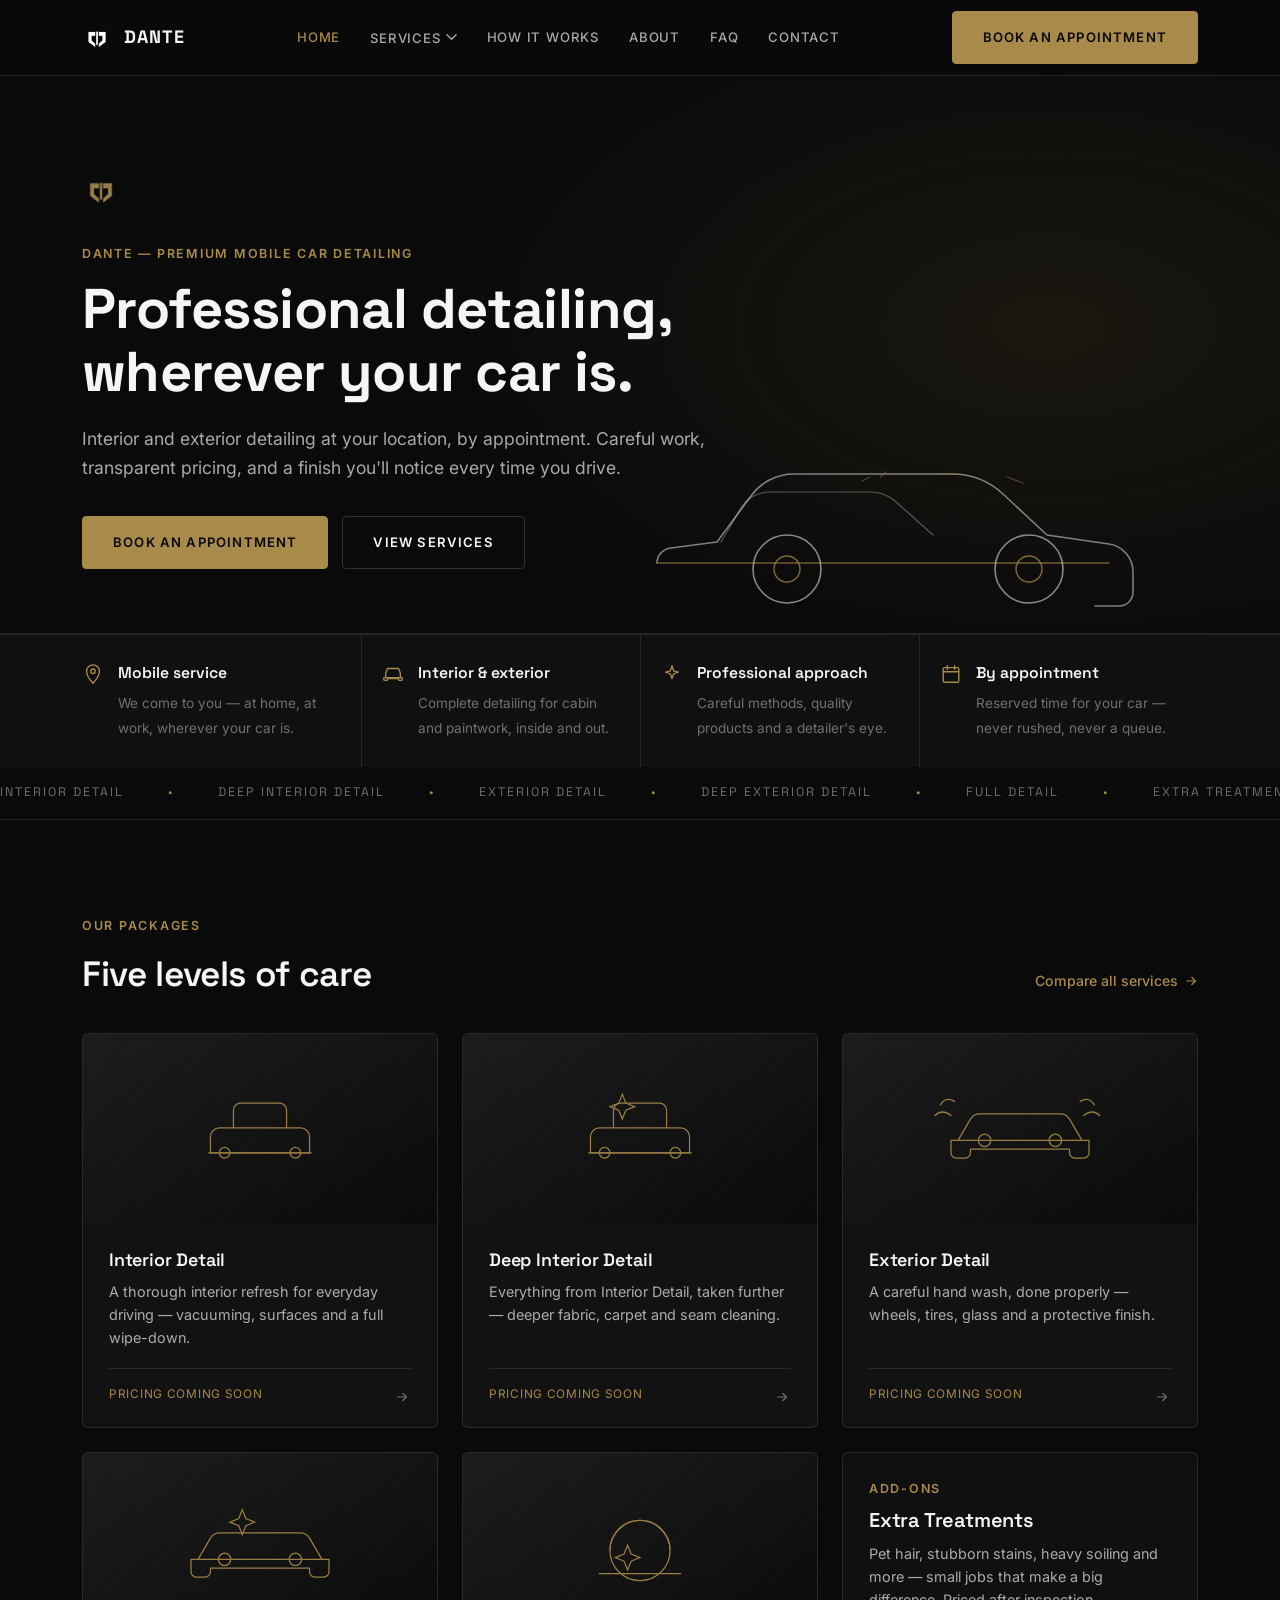
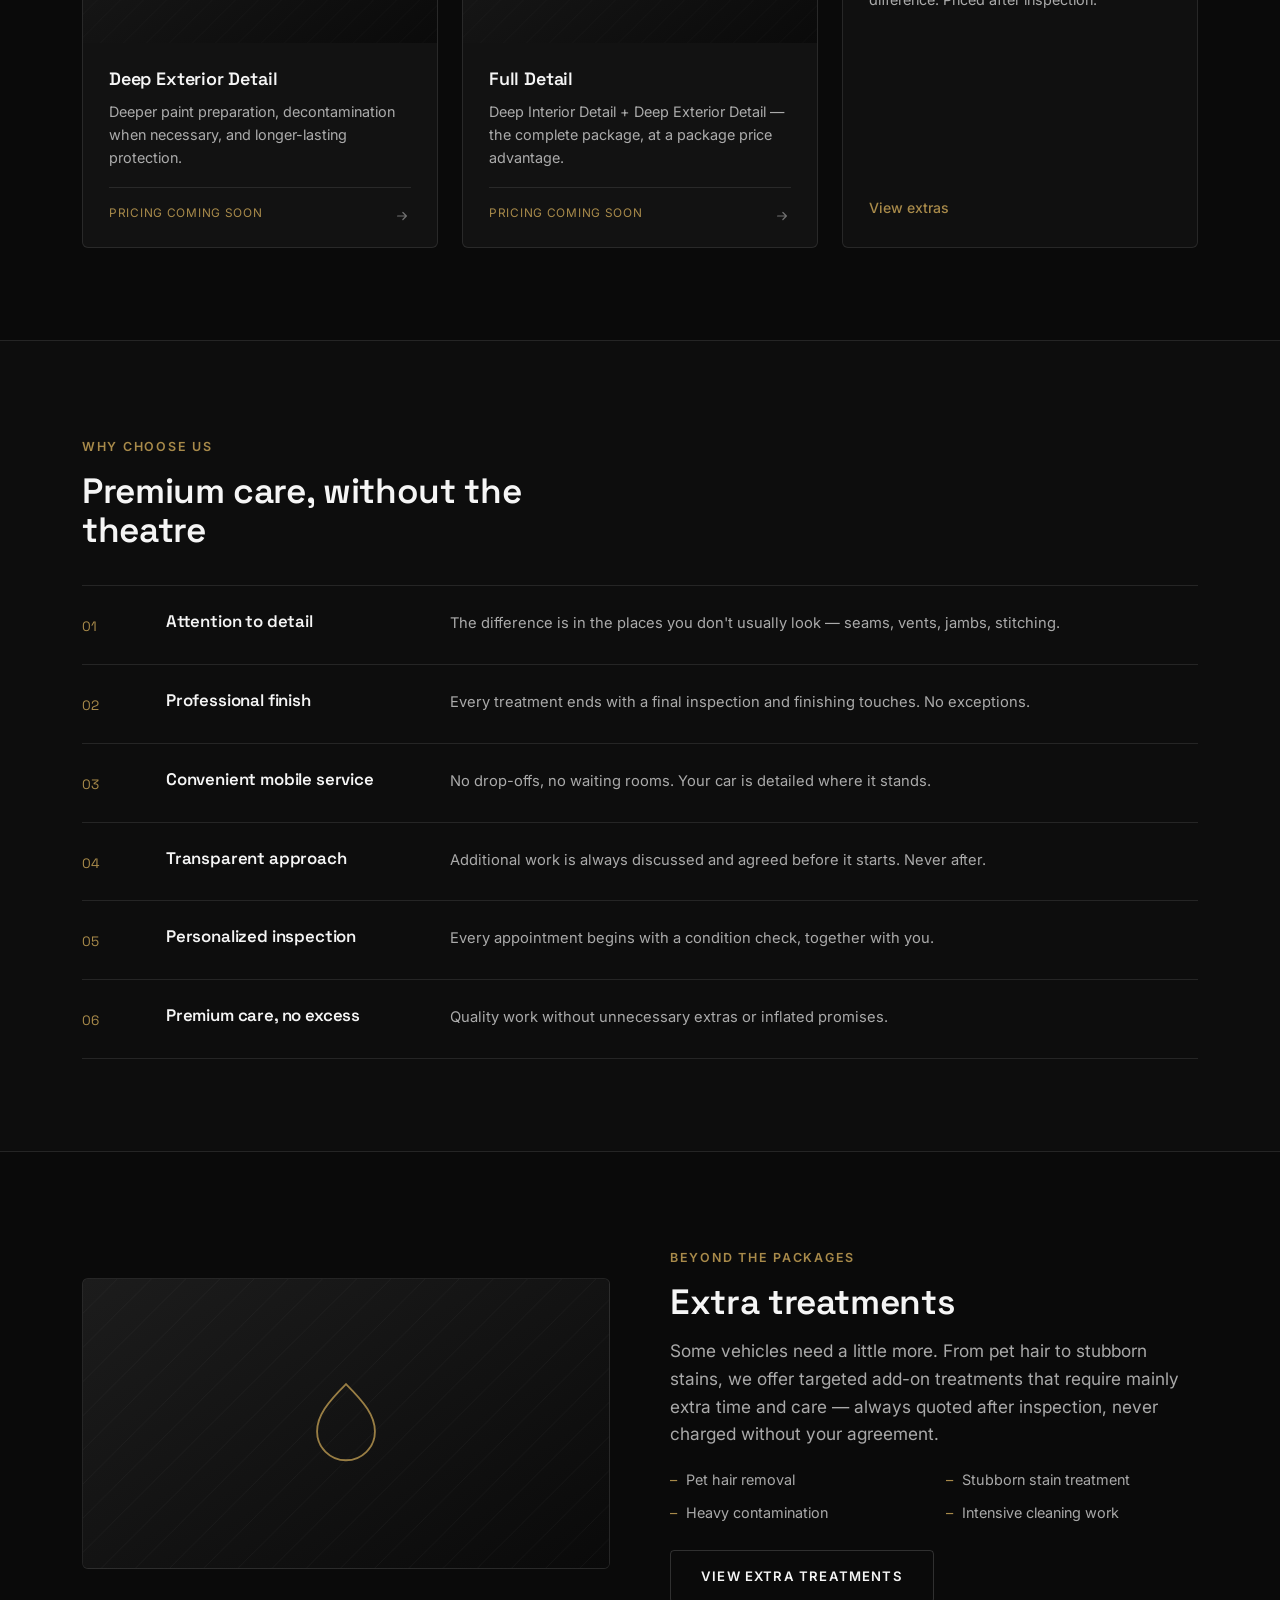
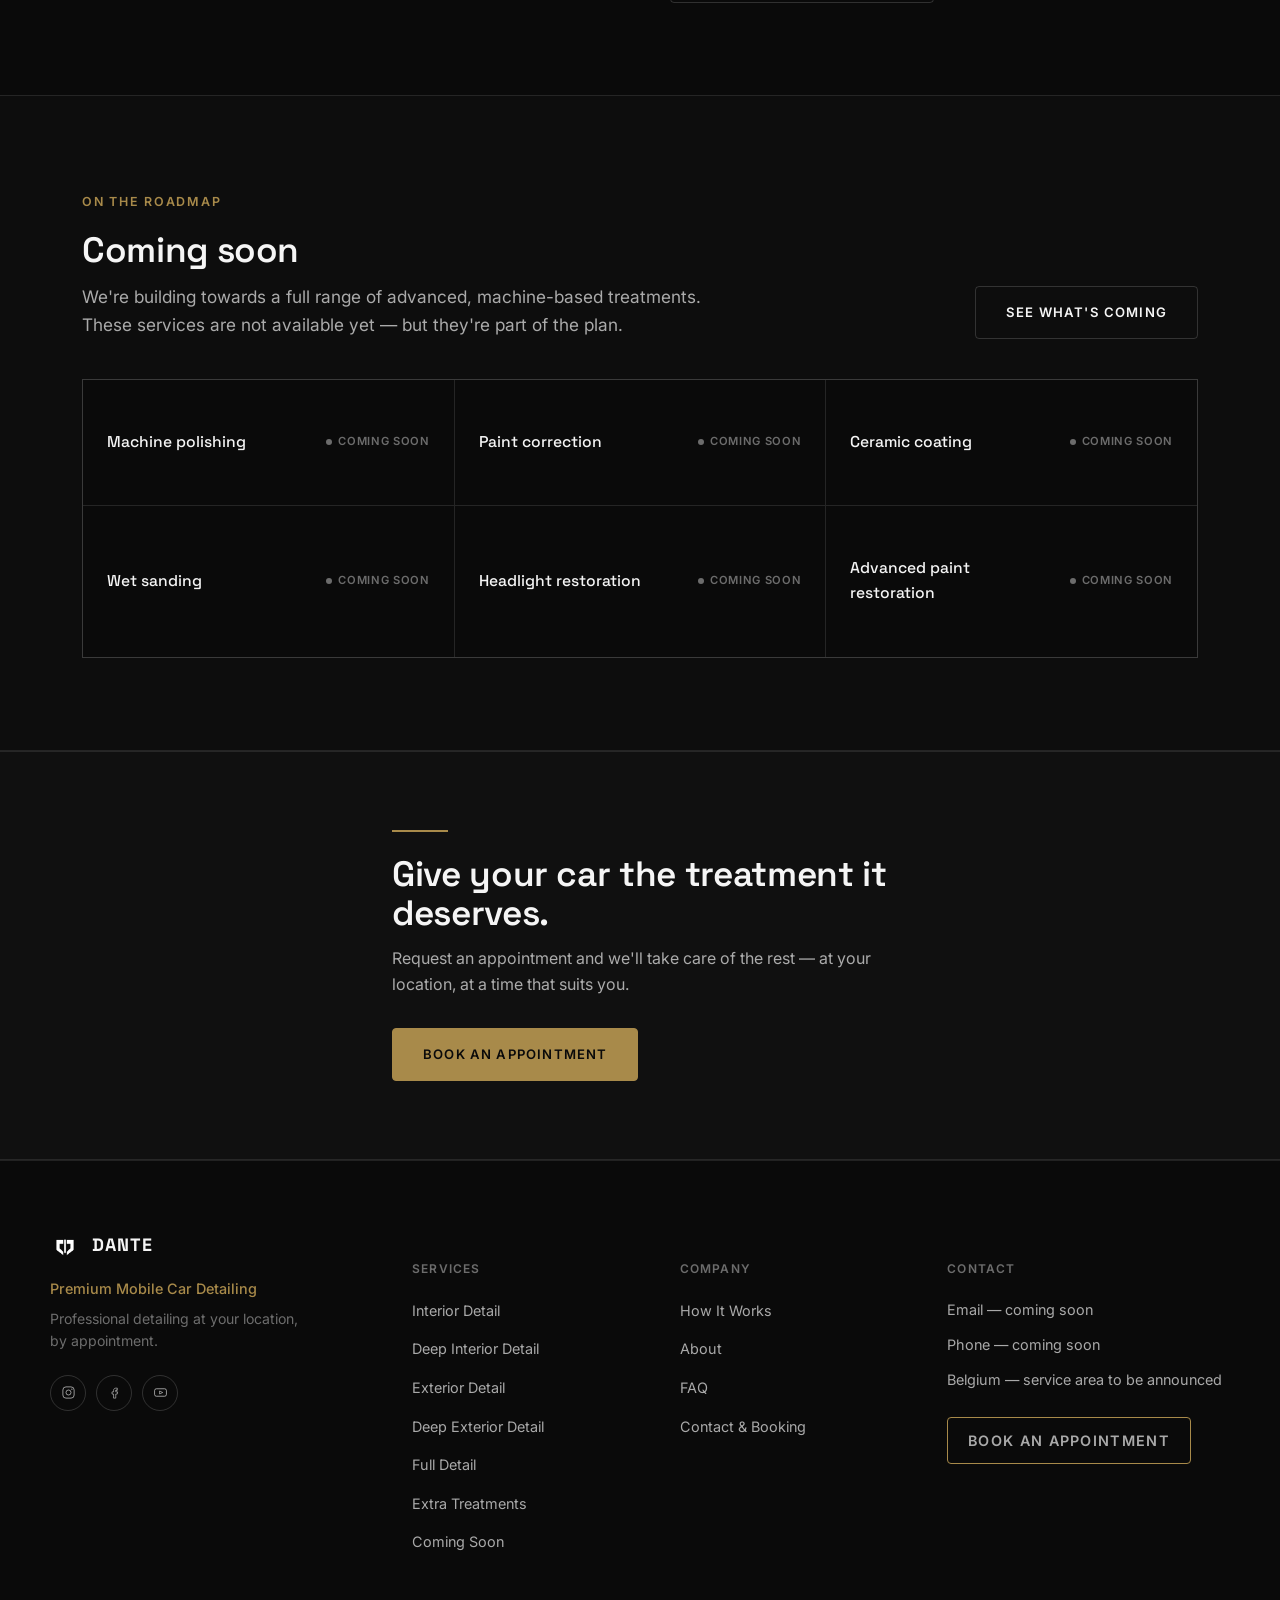
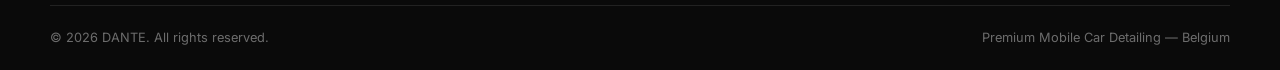
<file: index.html>
<!DOCTYPE html>
<html lang="en">
<head>
<meta charset="UTF-8">
<meta name="viewport" content="width=device-width, initial-scale=1.0">
<title>DANTE — Premium Mobile Car Detailing in Belgium</title>
<meta name="description" content="Professional interior and exterior car detailing at your location, by appointment. DANTE brings premium mobile detailing to private owners, companies and dealerships across Belgium.">
<link rel="icon" href="assets/img/logo-mark.png">
<link rel="stylesheet" href="assets/css/style.css">
</head>
<body data-page="home">

<div id="site-header"></div>

<main>

  <section class="hero">
    <div class="hero-inner">
      <img src="assets/img/logo-mark.png" alt="" class="hero-mark" aria-hidden="true">
      <div class="hero-copy">
        <span class="eyebrow">DANTE — Premium Mobile Car Detailing</span>
        <h1>Professional detailing, wherever your car is.</h1>
        <p class="lede">Interior and exterior detailing at your location, by appointment. Careful work, transparent pricing, and a finish you'll notice every time you drive.</p>
        <div class="hero-ctas">
          <a href="contact.html" class="btn btn-gold">Book an Appointment</a>
          <a href="services.html" class="btn btn-outline">View Services</a>
        </div>
      </div>
      <div class="hero-car" aria-hidden="true">
        <img src="assets/img/car-silhouette.svg" alt="">
      </div>
    </div>
  </section>

  <section class="stat-strip">
    <div class="wrap">
      <div class="stat-item">
        <svg viewBox="0 0 24 24" fill="none" stroke="currentColor" stroke-width="1.5"><path d="M12 22s7-7.4 7-13a7 7 0 10-14 0c0 5.6 7 13 7 13z"/><circle cx="12" cy="9" r="2.4"/></svg>
        <div><strong>Mobile service</strong><span>We come to you — at home, at work, wherever your car is.</span></div>
      </div>
      <div class="stat-item">
        <svg viewBox="0 0 24 24" fill="none" stroke="currentColor" stroke-width="1.5"><path d="M4 16V11l2-5h12l2 5v5" stroke-linejoin="round"/><path d="M2 16h20v2a1 1 0 01-1 1h-2a1 1 0 01-1-1v-1H6v1a1 1 0 01-1 1H3a1 1 0 01-1-1v-2z" stroke-linejoin="round"/></svg>
        <div><strong>Interior &amp; exterior</strong><span>Complete detailing for cabin and paintwork, inside and out.</span></div>
      </div>
      <div class="stat-item">
        <svg viewBox="0 0 24 24" fill="none" stroke="currentColor" stroke-width="1.5"><path d="M12 3l1.8 5.6L19 10l-5.2 1.8L12 17l-1.8-5.2L5 10l5.2-1.4L12 3z" stroke-linejoin="round"/></svg>
        <div><strong>Professional approach</strong><span>Careful methods, quality products and a detailer's eye.</span></div>
      </div>
      <div class="stat-item">
        <svg viewBox="0 0 24 24" fill="none" stroke="currentColor" stroke-width="1.5"><rect x="3.5" y="5" width="17" height="16" rx="1.5"/><path d="M3.5 9.5h17M8 3v4M16 3v4" stroke-linecap="round"/></svg>
        <div><strong>By appointment</strong><span>Reserved time for your car — never rushed, never a queue.</span></div>
      </div>
    </div>
  </section>

  <div class="marquee-strip" aria-hidden="true">
    <div class="marquee-track">
      <span>Interior Detail</span><span class="dot">•</span>
      <span>Deep Interior Detail</span><span class="dot">•</span>
      <span>Exterior Detail</span><span class="dot">•</span>
      <span>Deep Exterior Detail</span><span class="dot">•</span>
      <span>Full Detail</span><span class="dot">•</span>
      <span>Extra Treatments</span><span class="dot">•</span>
      <span>Interior Detail</span><span class="dot">•</span>
      <span>Deep Interior Detail</span><span class="dot">•</span>
      <span>Exterior Detail</span><span class="dot">•</span>
      <span>Deep Exterior Detail</span><span class="dot">•</span>
      <span>Full Detail</span><span class="dot">•</span>
      <span>Extra Treatments</span><span class="dot">•</span>
    </div>
  </div>

  <section class="section">
    <div class="wrap">
      <div class="section-head">
        <div>
          <span class="eyebrow">Our Packages</span>
          <h2 class="h2">Five levels of care</h2>
        </div>
        <a href="services.html" class="text-link">Compare all services <svg viewBox="0 0 16 16" width="14" height="14" fill="none" stroke="currentColor" stroke-width="1.4"><path d="M3 8h10M9 4l4 4-4 4" stroke-linecap="round" stroke-linejoin="round"/></svg></a>
      </div>

      <div class="grid grid-3">
        <a href="service-interior.html" class="card service-card">
          <div class="service-card-media"><img src="assets/img/card-interior.svg" alt=""></div>
          <div class="service-card-body">
            <h3>Interior Detail</h3>
            <p>A thorough interior refresh for everyday driving — vacuuming, surfaces and a full wipe-down.</p>
            <div class="service-card-foot">
              <span class="price-note">Pricing coming soon</span>
              <span class="card-arrow"><svg viewBox="0 0 16 16" width="14" height="14" fill="none" stroke="currentColor" stroke-width="1.4"><path d="M3 8h10M9 4l4 4-4 4" stroke-linecap="round" stroke-linejoin="round"/></svg></span>
            </div>
          </div>
        </a>
        <a href="service-deep-interior.html" class="card service-card">
          <div class="service-card-media"><img src="assets/img/card-deep-interior.svg" alt=""></div>
          <div class="service-card-body">
            <h3>Deep Interior Detail</h3>
            <p>Everything from Interior Detail, taken further — deeper fabric, carpet and seam cleaning.</p>
            <div class="service-card-foot">
              <span class="price-note">Pricing coming soon</span>
              <span class="card-arrow"><svg viewBox="0 0 16 16" width="14" height="14" fill="none" stroke="currentColor" stroke-width="1.4"><path d="M3 8h10M9 4l4 4-4 4" stroke-linecap="round" stroke-linejoin="round"/></svg></span>
            </div>
          </div>
        </a>
        <a href="service-exterior.html" class="card service-card">
          <div class="service-card-media"><img src="assets/img/card-exterior.svg" alt=""></div>
          <div class="service-card-body">
            <h3>Exterior Detail</h3>
            <p>A careful hand wash, done properly — wheels, tires, glass and a protective finish.</p>
            <div class="service-card-foot">
              <span class="price-note">Pricing coming soon</span>
              <span class="card-arrow"><svg viewBox="0 0 16 16" width="14" height="14" fill="none" stroke="currentColor" stroke-width="1.4"><path d="M3 8h10M9 4l4 4-4 4" stroke-linecap="round" stroke-linejoin="round"/></svg></span>
            </div>
          </div>
        </a>
        <a href="service-deep-exterior.html" class="card service-card">
          <div class="service-card-media"><img src="assets/img/card-deep-exterior.svg" alt=""></div>
          <div class="service-card-body">
            <h3>Deep Exterior Detail</h3>
            <p>Deeper paint preparation, decontamination when necessary, and longer-lasting protection.</p>
            <div class="service-card-foot">
              <span class="price-note">Pricing coming soon</span>
              <span class="card-arrow"><svg viewBox="0 0 16 16" width="14" height="14" fill="none" stroke="currentColor" stroke-width="1.4"><path d="M3 8h10M9 4l4 4-4 4" stroke-linecap="round" stroke-linejoin="round"/></svg></span>
            </div>
          </div>
        </a>
        <a href="service-full.html" class="card service-card">
          <div class="service-card-media"><img src="assets/img/card-full.svg" alt=""></div>
          <div class="service-card-body">
            <h3>Full Detail</h3>
            <p>Deep Interior Detail + Deep Exterior Detail — the complete package, at a package price advantage.</p>
            <div class="service-card-foot">
              <span class="price-note">Pricing coming soon</span>
              <span class="card-arrow"><svg viewBox="0 0 16 16" width="14" height="14" fill="none" stroke="currentColor" stroke-width="1.4"><path d="M3 8h10M9 4l4 4-4 4" stroke-linecap="round" stroke-linejoin="round"/></svg></span>
            </div>
          </div>
        </a>
        <div class="card-addon">
          <span class="eyebrow">Add-ons</span>
          <h3 class="h3">Extra Treatments</h3>
          <p>Pet hair, stubborn stains, heavy soiling and more — small jobs that make a big difference. Priced after inspection.</p>
          <a href="extra-treatments.html" class="text-link">View extras</a>
        </div>
      </div>
    </div>
  </section>

  <section class="section section-alt">
    <div class="wrap">
      <span class="eyebrow">Why Choose Us</span>
      <h2 class="h2" style="max-width:520px;">Premium care, without the theatre</h2>

      <div class="process-list" style="margin-top:36px;">
        <div class="reason-row">
          <span class="reason-num">01</span>
          <h4>Attention to detail</h4>
          <p>The difference is in the places you don't usually look — seams, vents, jambs, stitching.</p>
        </div>
        <div class="reason-row">
          <span class="reason-num">02</span>
          <h4>Professional finish</h4>
          <p>Every treatment ends with a final inspection and finishing touches. No exceptions.</p>
        </div>
        <div class="reason-row">
          <span class="reason-num">03</span>
          <h4>Convenient mobile service</h4>
          <p>No drop-offs, no waiting rooms. Your car is detailed where it stands.</p>
        </div>
        <div class="reason-row">
          <span class="reason-num">04</span>
          <h4>Transparent approach</h4>
          <p>Additional work is always discussed and agreed before it starts. Never after.</p>
        </div>
        <div class="reason-row">
          <span class="reason-num">05</span>
          <h4>Personalized inspection</h4>
          <p>Every appointment begins with a condition check, together with you.</p>
        </div>
        <div class="reason-row">
          <span class="reason-num">06</span>
          <h4>Premium care, no excess</h4>
          <p>Quality work without unnecessary extras or inflated promises.</p>
        </div>
      </div>
    </div>
  </section>

  <section class="section">
    <div class="wrap split">
      <div class="split-media media-frame">
        <img src="assets/img/card-extras.svg" alt="">
      </div>
      <div>
        <span class="eyebrow">Beyond the Packages</span>
        <h2 class="h2">Extra treatments</h2>
        <p class="lede" style="margin-top:16px;">Some vehicles need a little more. From pet hair to stubborn stains, we offer targeted add-on treatments that require mainly extra time and care — always quoted after inspection, never charged without your agreement.</p>
        <ul class="bullet-grid">
          <li>Pet hair removal</li>
          <li>Stubborn stain treatment</li>
          <li>Heavy contamination</li>
          <li>Intensive cleaning work</li>
        </ul>
        <a href="extra-treatments.html" class="btn btn-outline" style="margin-top:26px;">View Extra Treatments</a>
      </div>
    </div>
  </section>

  <section class="section section-alt">
    <div class="wrap">
      <div class="section-head">
        <div>
          <span class="eyebrow">On the Roadmap</span>
          <h2 class="h2">Coming soon</h2>
          <p class="lede" style="margin-top:14px;">We're building towards a full range of advanced, machine-based treatments. These services are not available yet — but they're part of the plan.</p>
        </div>
        <a href="coming-soon.html" class="btn btn-outline">See What's Coming</a>
      </div>

      <div class="roadmap-grid">
        <div class="roadmap-item"><h5>Machine polishing</h5><span class="roadmap-tag">Coming soon</span></div>
        <div class="roadmap-item"><h5>Paint correction</h5><span class="roadmap-tag">Coming soon</span></div>
        <div class="roadmap-item"><h5>Ceramic coating</h5><span class="roadmap-tag">Coming soon</span></div>
        <div class="roadmap-item"><h5>Wet sanding</h5><span class="roadmap-tag">Coming soon</span></div>
        <div class="roadmap-item"><h5>Headlight restoration</h5><span class="roadmap-tag">Coming soon</span></div>
        <div class="roadmap-item"><h5>Advanced paint restoration</h5><span class="roadmap-tag">Coming soon</span></div>
      </div>
    </div>
  </section>

  <section class="cta-band">
    <div class="wrap cta-band-inner">
      <div class="cta-rule"></div>
      <h2 class="h2">Give your car the treatment it deserves.</h2>
      <p>Request an appointment and we'll take care of the rest — at your location, at a time that suits you.</p>
      <a href="contact.html" class="btn btn-gold">Book an Appointment</a>
    </div>
  </section>

</main>

<div id="site-footer"></div>

<script src="assets/js/main.js"></script>
</body>
</html>
</file>
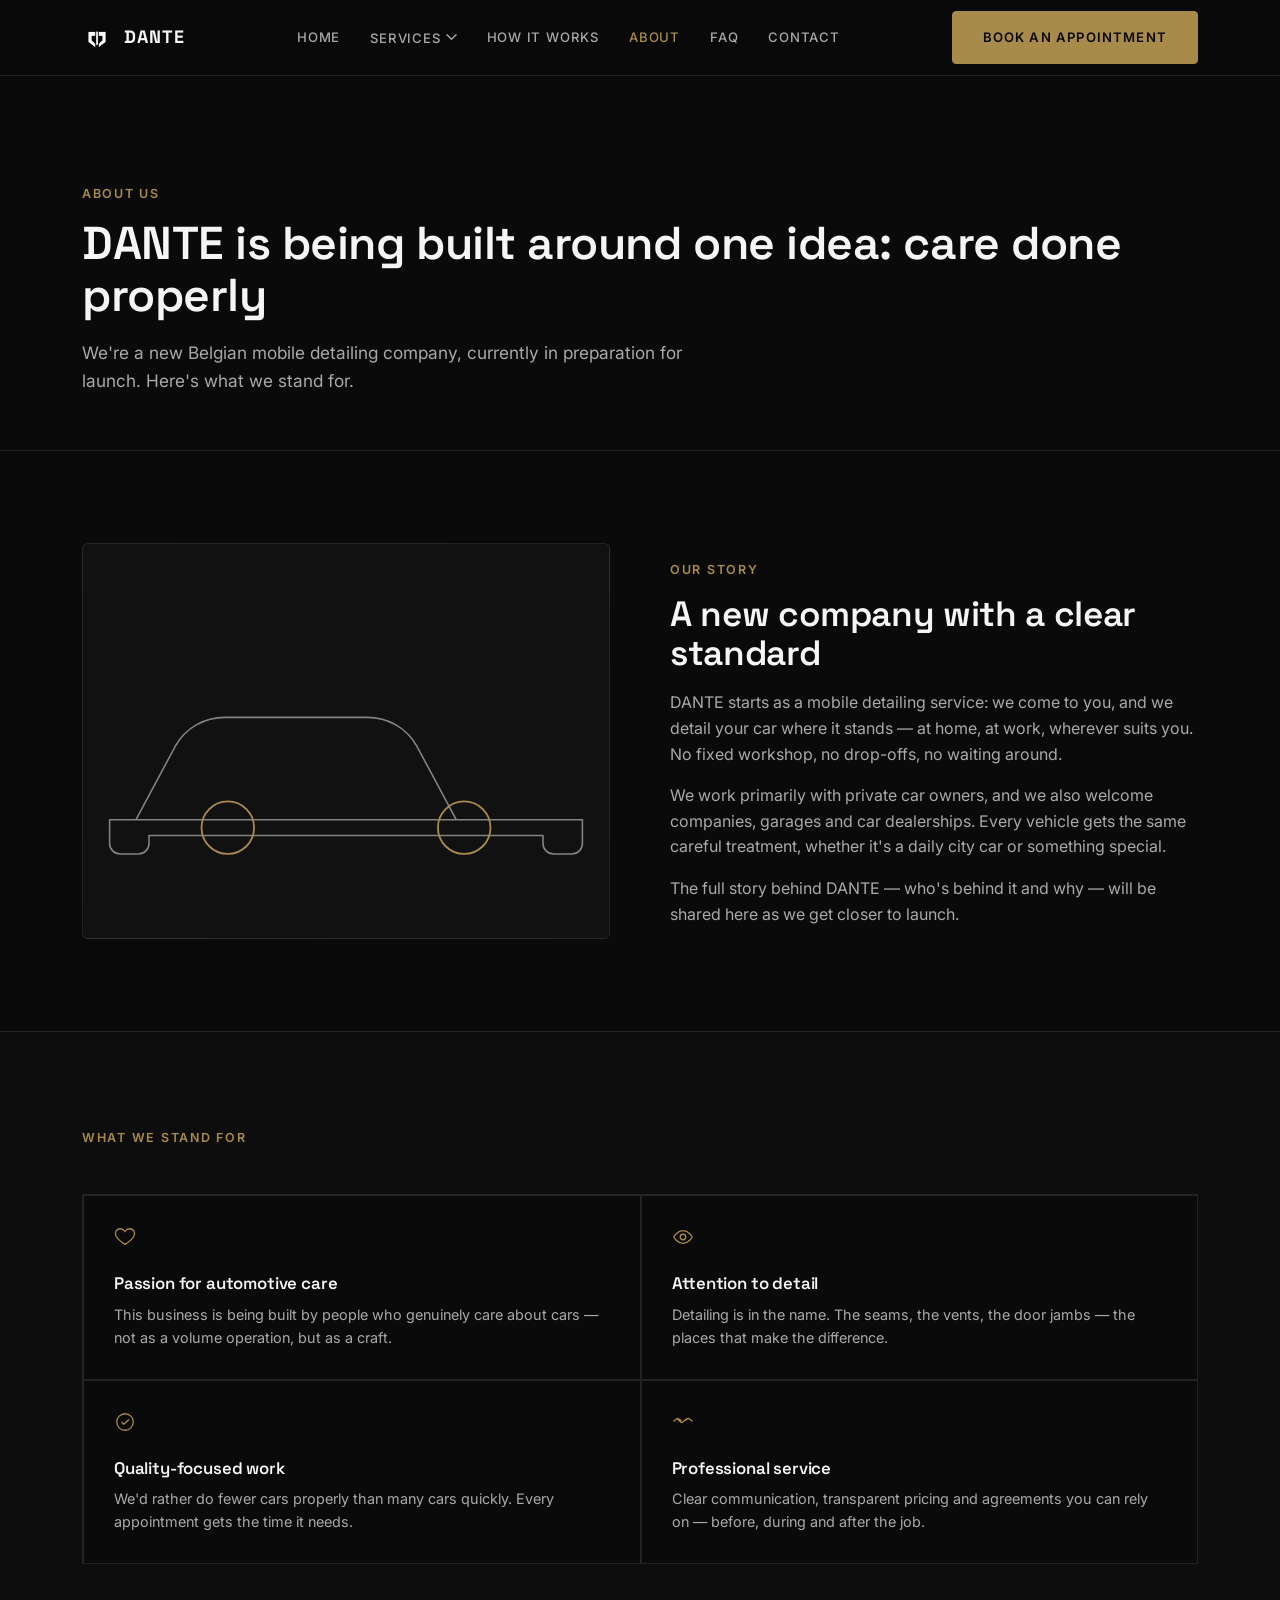
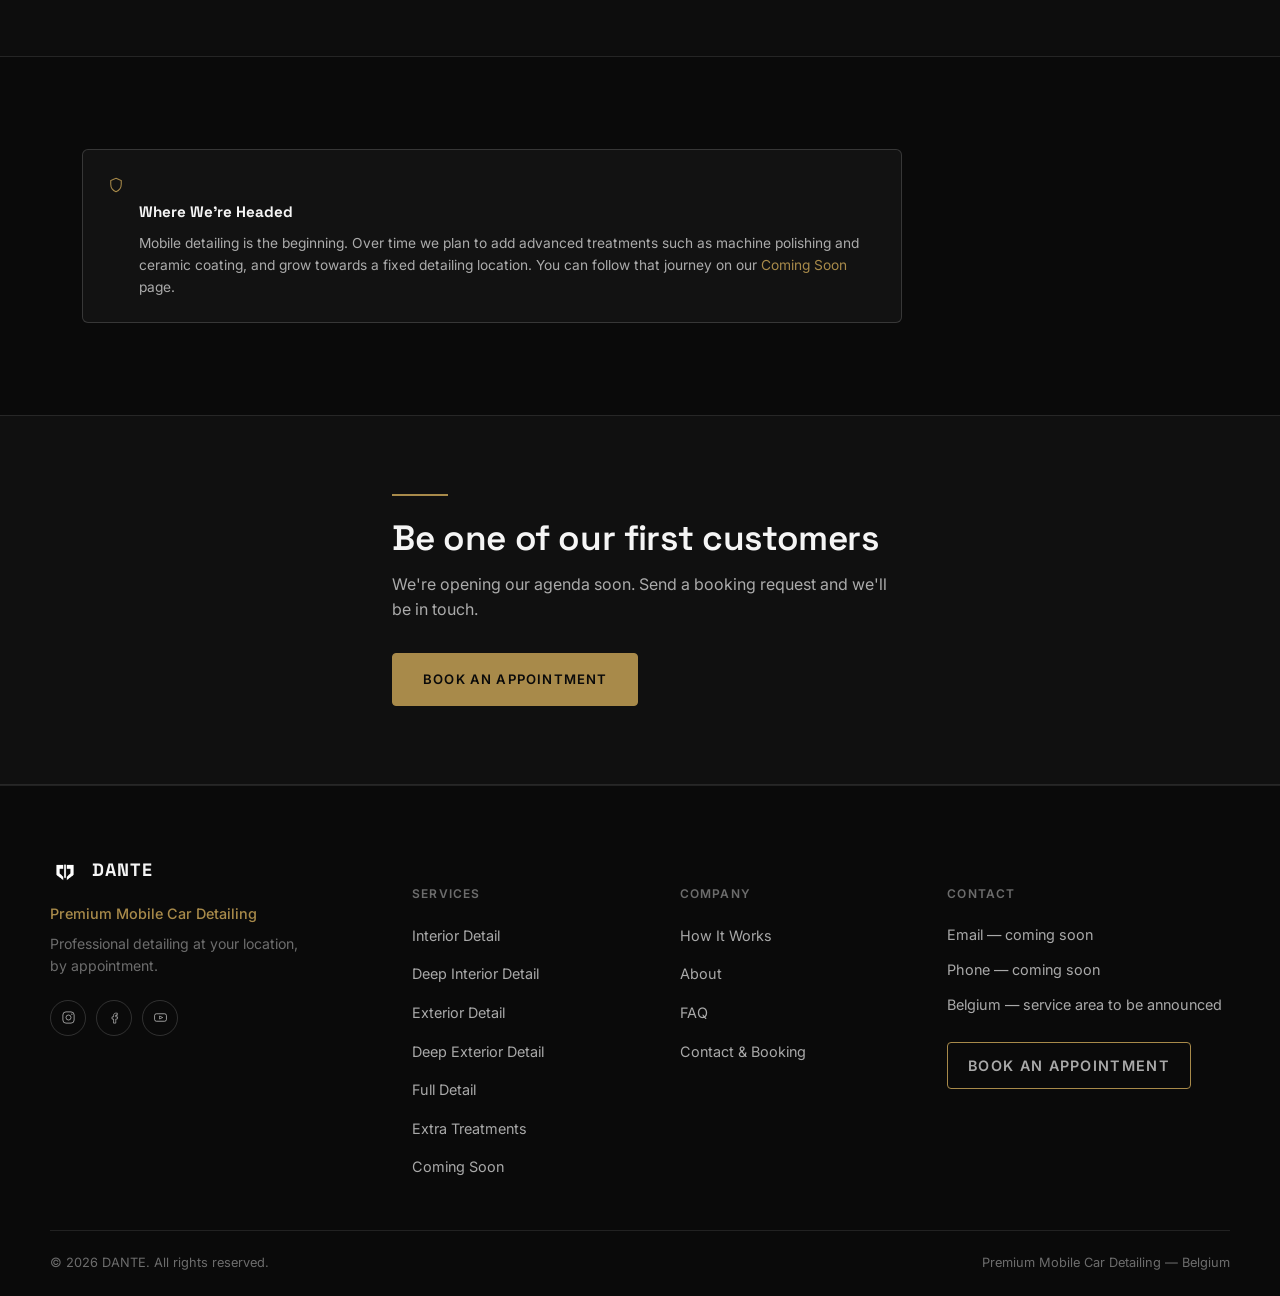
<file: about.html>
<!DOCTYPE html>
<html lang="en">
<head>
<meta charset="UTF-8">
<meta name="viewport" content="width=device-width, initial-scale=1.0">
<title>About — DANTE | Premium Mobile Car Detailing</title>
<meta name="description" content="DANTE is a new Belgian mobile detailing company, currently in preparation for launch. Here's what we stand for.">
<link rel="icon" href="assets/img/logo-mark.png">
<link rel="stylesheet" href="assets/css/style.css">
</head>
<body data-page="about">

<div id="site-header"></div>

<main>

  <section class="page-header">
    <div class="wrap">
      <span class="eyebrow">About Us</span>
      <h1 class="h1">DANTE is being built around one idea: care done properly</h1>
      <p class="lede">We're a new Belgian mobile detailing company, currently in preparation for launch. Here's what we stand for.</p>
    </div>
  </section>

  <section class="section">
    <div class="wrap split">
      <div class="split-media media-frame" style="aspect-ratio:4/3;">
        <svg viewBox="0 0 400 300" xmlns="http://www.w3.org/2000/svg">
          <rect width="400" height="300" fill="#111"/>
          <g stroke="#F5F5F5" stroke-width="1.2" fill="none" opacity="0.5">
            <path d="M40 210l30-56c8-14 22-22 38-22h108c16 0 30 8 38 22l30 56" stroke-linejoin="round"/>
            <path d="M20 210h360v18a8 8 0 01-8 8h-14a8 8 0 01-8-8v-6H50v6a8 8 0 01-8 8H28a8 8 0 01-8-8v-18z" stroke-linejoin="round"/>
          </g>
          <circle cx="110" cy="216" r="20" stroke="#A88A4A" stroke-width="1.4" fill="none"/>
          <circle cx="290" cy="216" r="20" stroke="#A88A4A" stroke-width="1.4" fill="none"/>
        </svg>
      </div>
      <div>
        <span class="eyebrow">Our Story</span>
        <h2 class="h2">A new company with a clear standard</h2>
        <p class="body-dim" style="margin-top:18px;">DANTE starts as a mobile detailing service: we come to you, and we detail your car where it stands — at home, at work, wherever suits you. No fixed workshop, no drop-offs, no waiting around.</p>
        <p class="body-dim" style="margin-top:16px;">We work primarily with private car owners, and we also welcome companies, garages and car dealerships. Every vehicle gets the same careful treatment, whether it's a daily city car or something special.</p>
        <p class="body-dim" style="margin-top:16px;">The full story behind DANTE — who's behind it and why — will be shared here as we get closer to launch.</p>
      </div>
    </div>
  </section>

  <section class="section section-alt">
    <div class="wrap">
      <span class="eyebrow">What We Stand For</span>
      <div class="feature-grid" style="margin-top:32px;">
        <div class="feature-card">
          <svg viewBox="0 0 24 24" fill="none" stroke="currentColor" stroke-width="1.4"><path d="M12 20s-7.5-4.6-10-9.4C.4 6.6 3 3 6.8 3 9 3 10.8 4.2 12 6c1.2-1.8 3-3 5.2-3C21 3 23.6 6.6 22 10.6 19.5 15.4 12 20 12 20z"/></svg>
          <h4>Passion for automotive care</h4>
          <p>This business is being built by people who genuinely care about cars — not as a volume operation, but as a craft.</p>
        </div>
        <div class="feature-card">
          <svg viewBox="0 0 24 24" fill="none" stroke="currentColor" stroke-width="1.4"><path d="M2 12s3.6-7 10-7 10 7 10 7-3.6 7-10 7-10-7-10-7z"/><circle cx="12" cy="12" r="3"/></svg>
          <h4>Attention to detail</h4>
          <p>Detailing is in the name. The seams, the vents, the door jambs — the places that make the difference.</p>
        </div>
        <div class="feature-card">
          <svg viewBox="0 0 24 24" fill="none" stroke="currentColor" stroke-width="1.4"><circle cx="12" cy="12" r="9"/><path d="M8.5 12.2l2.2 2.2L16 9.5" stroke-linecap="round" stroke-linejoin="round"/></svg>
          <h4>Quality-focused work</h4>
          <p>We'd rather do fewer cars properly than many cars quickly. Every appointment gets the time it needs.</p>
        </div>
        <div class="feature-card">
          <svg viewBox="0 0 24 24" fill="none" stroke="currentColor" stroke-width="1.4"><path d="M2 11l4-3 4 2.4M22 11l-4-3-4 2.4M6 8.4l3.4 3.6a1.6 1.6 0 002.3.06L16 8.4" stroke-linecap="round" stroke-linejoin="round"/></svg>
          <h4>Professional service</h4>
          <p>Clear communication, transparent pricing and agreements you can rely on — before, during and after the job.</p>
        </div>
      </div>
    </div>
  </section>

  <section class="section">
    <div class="wrap">
      <div class="callout" style="max-width:820px;">
        <svg viewBox="0 0 24 24" fill="none" stroke="currentColor" stroke-width="1.4"><path d="M12 3l7 3v5c0 5-3 8.4-7 10-4-1.6-7-5-7-10V6l7-3z"/></svg>
        <div>
          <h5>Where We're Headed</h5>
          <p>Mobile detailing is the beginning. Over time we plan to add advanced treatments such as machine polishing and ceramic coating, and grow towards a fixed detailing location. You can follow that journey on our <a href="coming-soon.html" style="color:var(--c-gold);">Coming Soon</a> page.</p>
        </div>
      </div>
    </div>
  </section>

  <section class="cta-band">
    <div class="wrap cta-band-inner">
      <div class="cta-rule"></div>
      <h2 class="h2">Be one of our first customers</h2>
      <p>We're opening our agenda soon. Send a booking request and we'll be in touch.</p>
      <a href="contact.html" class="btn btn-gold">Book an Appointment</a>
    </div>
  </section>

</main>

<div id="site-footer"></div>

<script src="assets/js/main.js"></script>
</body>
</html>
</file>
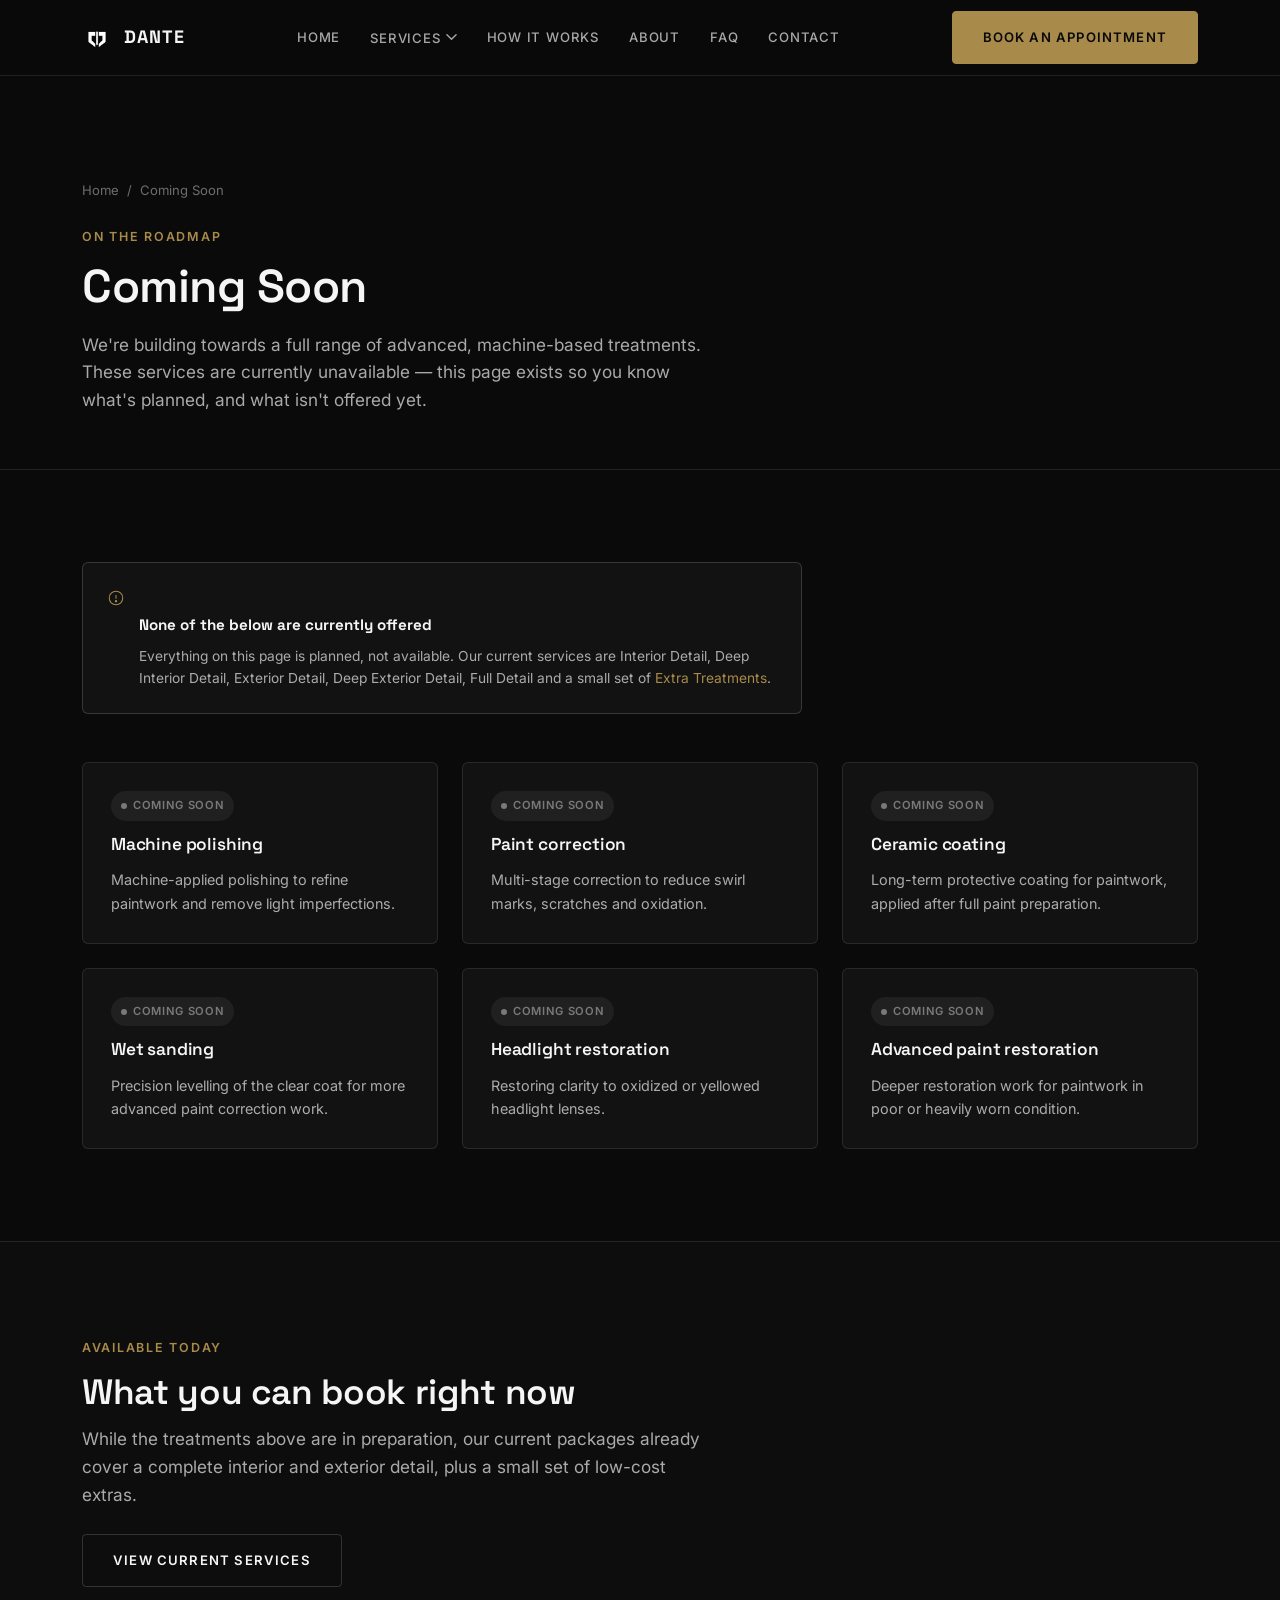
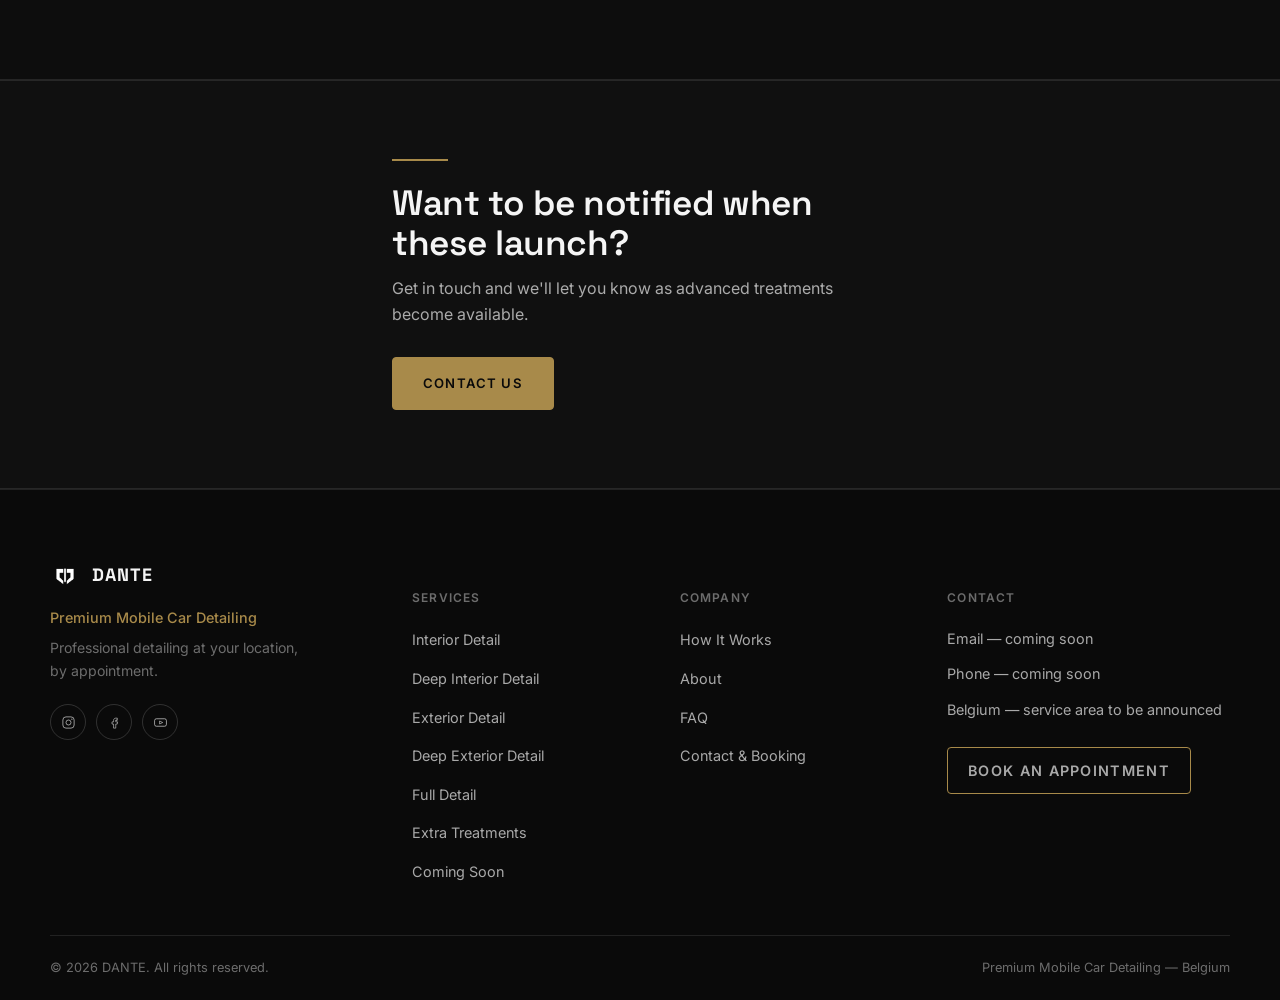
<file: coming-soon.html>
<!DOCTYPE html>
<html lang="en">
<head>
<meta charset="UTF-8">
<meta name="viewport" content="width=device-width, initial-scale=1.0">
<title>Coming Soon — DANTE | Premium Mobile Car Detailing</title>
<meta name="description" content="Advanced treatments planned for DANTE — machine polishing, paint correction, ceramic coating, wet sanding, headlight restoration and paint restoration. Currently unavailable.">
<link rel="icon" href="assets/img/logo-mark.png">
<link rel="stylesheet" href="assets/css/style.css">
</head>
<body data-page="services">

<div id="site-header"></div>

<main>

  <section class="page-header">
    <div class="wrap">
      <div class="breadcrumb">
        <a href="index.html">Home</a><span>/</span><span>Coming Soon</span>
      </div>
      <span class="eyebrow">On The Roadmap</span>
      <h1 class="h1">Coming Soon</h1>
      <p class="lede">We're building towards a full range of advanced, machine-based treatments. These services are currently unavailable — this page exists so you know what's planned, and what isn't offered yet.</p>
    </div>
  </section>

  <section class="section">
    <div class="wrap">
      <div class="callout" style="max-width:720px; margin-bottom:48px;">
        <svg viewBox="0 0 24 24" fill="none" stroke="currentColor" stroke-width="1.4"><circle cx="12" cy="12" r="9"/><path d="M12 8v5"/><circle cx="12" cy="16.2" r="0.9" fill="currentColor"/></svg>
        <div>
          <h5>None of the below are currently offered</h5>
          <p>Everything on this page is planned, not available. Our current services are Interior Detail, Deep Interior Detail, Exterior Detail, Deep Exterior Detail, Full Detail and a small set of <a href="extra-treatments.html" style="color:var(--c-gold);">Extra Treatments</a>.</p>
        </div>
      </div>

      <div class="grid grid-3">
        <div class="roadmap-detail-card">
          <span class="roadmap-tag">Coming Soon</span>
          <h4>Machine polishing</h4>
          <p>Machine-applied polishing to refine paintwork and remove light imperfections.</p>
        </div>
        <div class="roadmap-detail-card">
          <span class="roadmap-tag">Coming Soon</span>
          <h4>Paint correction</h4>
          <p>Multi-stage correction to reduce swirl marks, scratches and oxidation.</p>
        </div>
        <div class="roadmap-detail-card">
          <span class="roadmap-tag">Coming Soon</span>
          <h4>Ceramic coating</h4>
          <p>Long-term protective coating for paintwork, applied after full paint preparation.</p>
        </div>
        <div class="roadmap-detail-card">
          <span class="roadmap-tag">Coming Soon</span>
          <h4>Wet sanding</h4>
          <p>Precision levelling of the clear coat for more advanced paint correction work.</p>
        </div>
        <div class="roadmap-detail-card">
          <span class="roadmap-tag">Coming Soon</span>
          <h4>Headlight restoration</h4>
          <p>Restoring clarity to oxidized or yellowed headlight lenses.</p>
        </div>
        <div class="roadmap-detail-card">
          <span class="roadmap-tag">Coming Soon</span>
          <h4>Advanced paint restoration</h4>
          <p>Deeper restoration work for paintwork in poor or heavily worn condition.</p>
        </div>
      </div>
    </div>
  </section>

  <section class="section section-alt">
    <div class="wrap">
      <span class="eyebrow">Available Today</span>
      <h2 class="h2" style="max-width:560px;">What you can book right now</h2>
      <p class="lede" style="margin-top:14px;">While the treatments above are in preparation, our current packages already cover a complete interior and exterior detail, plus a small set of low-cost extras.</p>
      <a href="services.html" class="btn btn-outline" style="margin-top:26px;">View Current Services</a>
    </div>
  </section>

  <section class="cta-band">
    <div class="wrap cta-band-inner">
      <div class="cta-rule"></div>
      <h2 class="h2">Want to be notified when these launch?</h2>
      <p>Get in touch and we'll let you know as advanced treatments become available.</p>
      <a href="contact.html" class="btn btn-gold">Contact Us</a>
    </div>
  </section>

</main>

<div id="site-footer"></div>

<script src="assets/js/main.js"></script>
</body>
</html>
</file>
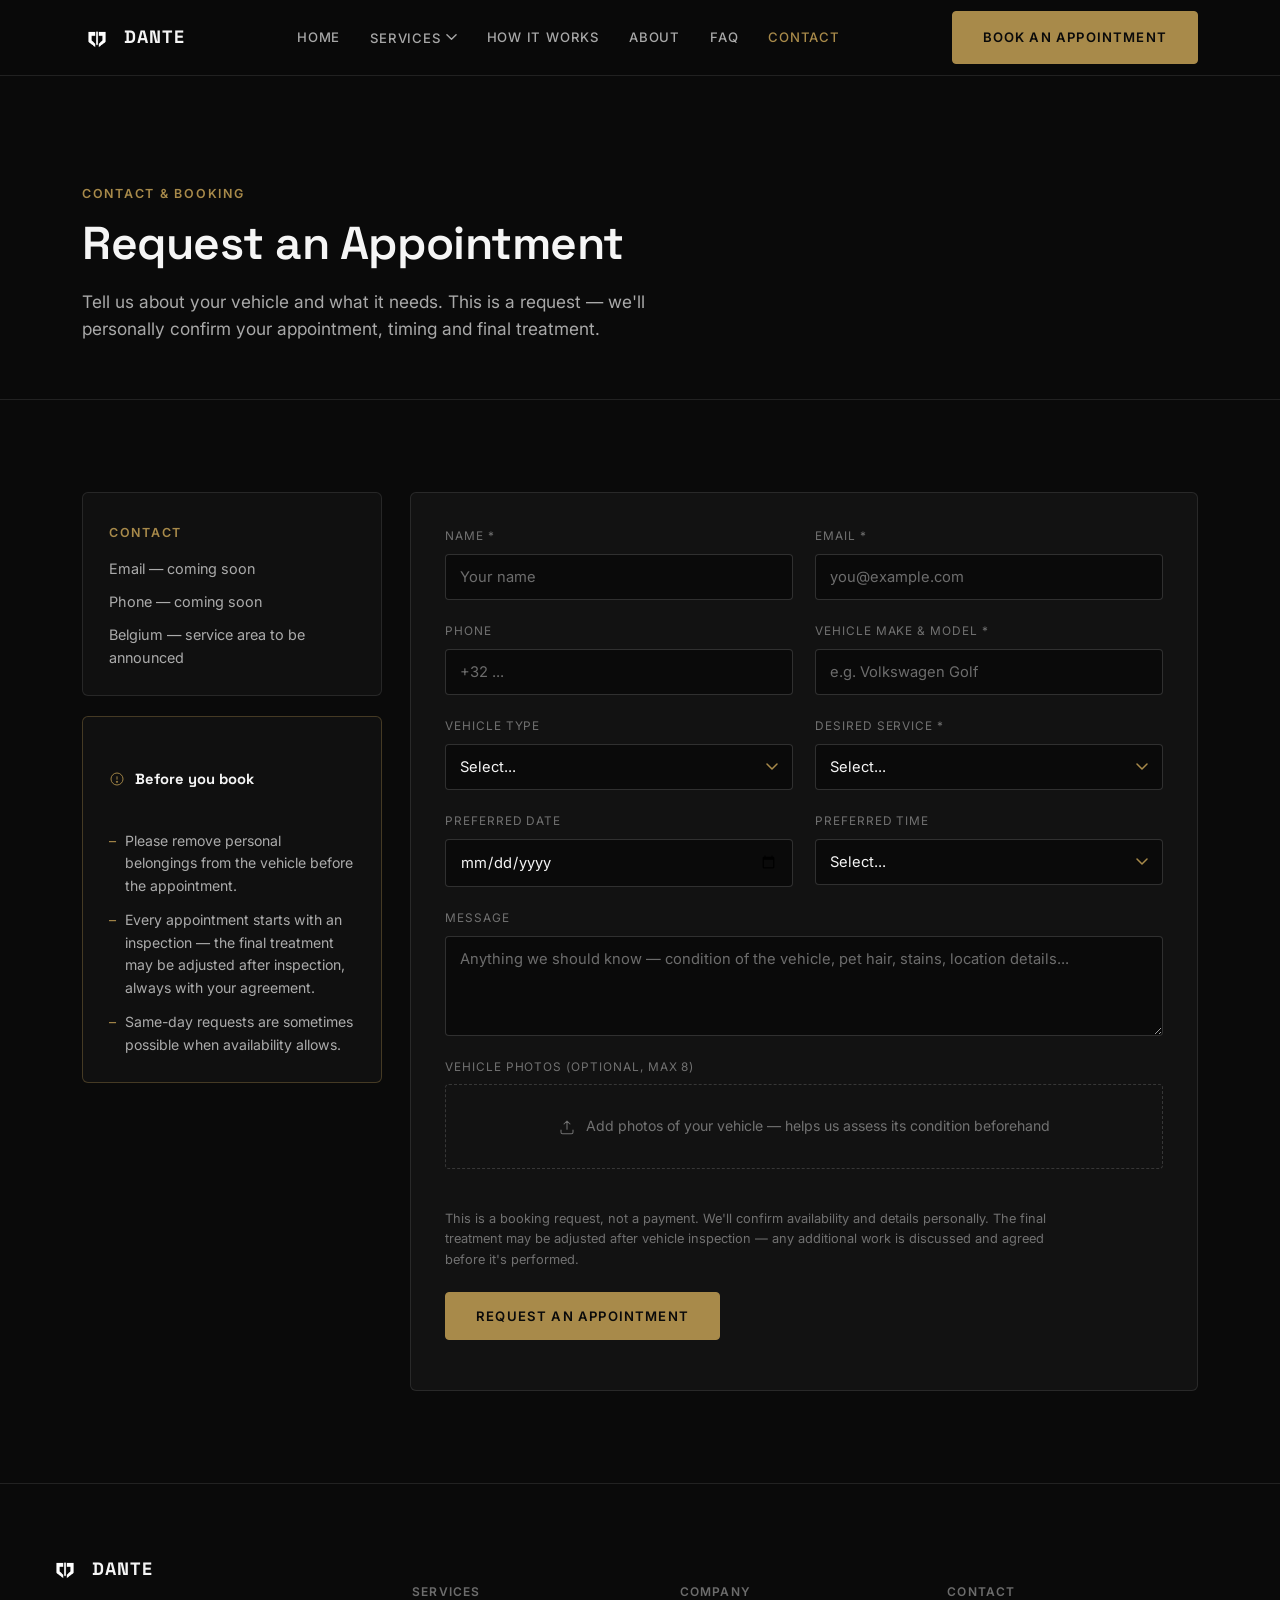
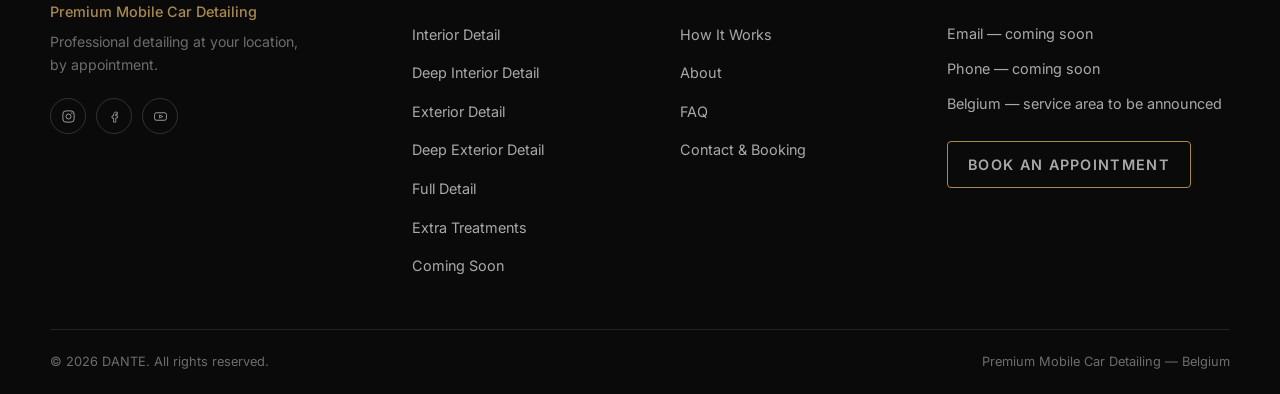
<file: contact.html>
<!DOCTYPE html>
<html lang="en">
<head>
<meta charset="UTF-8">
<meta name="viewport" content="width=device-width, initial-scale=1.0">
<title>Contact &amp; Booking — DANTE | Premium Mobile Car Detailing</title>
<meta name="description" content="Request an appointment with DANTE. Tell us about your vehicle and what it needs — we'll personally confirm your appointment, timing and final treatment.">
<link rel="icon" href="assets/img/logo-mark.png">
<link rel="stylesheet" href="assets/css/style.css">
</head>
<body data-page="contact">

<div id="site-header"></div>

<main>

  <section class="page-header">
    <div class="wrap">
      <span class="eyebrow">Contact &amp; Booking</span>
      <h1 class="h1">Request an Appointment</h1>
      <p class="lede">Tell us about your vehicle and what it needs. This is a request — we'll personally confirm your appointment, timing and final treatment.</p>
    </div>
  </section>

  <section class="section">
    <div class="wrap form-layout">

      <div class="form-side">
        <div class="side-card">
          <span class="eyebrow">Contact</span>
          <p>Email — coming soon</p>
          <p>Phone — coming soon</p>
          <p class="body-faint">Belgium — service area to be announced</p>
        </div>
        <div class="side-card note">
          <div class="side-card-head">
            <svg viewBox="0 0 24 24" fill="none" stroke="currentColor" stroke-width="1.4"><circle cx="12" cy="12" r="9"/><path d="M12 8v5"/><circle cx="12" cy="16.2" r="0.9" fill="currentColor"/></svg>
            <h5>Before you book</h5>
          </div>
          <ul>
            <li>Please remove personal belongings from the vehicle before the appointment.</li>
            <li>Every appointment starts with an inspection — the final treatment may be adjusted after inspection, always with your agreement.</li>
            <li>Same-day requests are sometimes possible when availability allows.</li>
          </ul>
        </div>
      </div>

      <form class="form-panel" id="booking-form">
        <div class="form-grid">
          <div class="field">
            <label for="name">Name *</label>
            <input type="text" id="name" name="name" placeholder="Your name" required>
          </div>
          <div class="field">
            <label for="email">Email *</label>
            <input type="email" id="email" name="email" placeholder="you@example.com" required>
          </div>
          <div class="field">
            <label for="phone">Phone</label>
            <input type="tel" id="phone" name="phone" placeholder="+32 ...">
          </div>
          <div class="field">
            <label for="vehicle">Vehicle Make &amp; Model *</label>
            <input type="text" id="vehicle" name="vehicle" placeholder="e.g. Volkswagen Golf" required>
          </div>
          <div class="field">
            <label for="vehicle-type">Vehicle Type</label>
            <select id="vehicle-type" name="vehicle-type">
              <option value="">Select...</option>
              <option>Hatchback</option>
              <option>Sedan</option>
              <option>Estate / Wagon</option>
              <option>SUV</option>
              <option>Van</option>
              <option>Convertible</option>
              <option>Other</option>
            </select>
          </div>
          <div class="field">
            <label for="service">Desired Service *</label>
            <select id="service" name="service" required>
              <option value="">Select...</option>
              <option>Interior Detail</option>
              <option>Deep Interior Detail</option>
              <option>Exterior Detail</option>
              <option>Deep Exterior Detail</option>
              <option>Full Detail</option>
              <option>Not sure — advise me</option>
            </select>
          </div>
          <div class="field">
            <label for="date">Preferred Date</label>
            <input type="date" id="date" name="date">
          </div>
          <div class="field">
            <label for="time">Preferred Time</label>
            <select id="time" name="time">
              <option value="">Select...</option>
              <option>Morning</option>
              <option>Early afternoon</option>
              <option>Late afternoon</option>
              <option>Evening</option>
            </select>
          </div>
          <div class="field full">
            <label for="message">Message</label>
            <textarea id="message" name="message" rows="4" placeholder="Anything we should know — condition of the vehicle, pet hair, stains, location details..."></textarea>
          </div>

          <div class="field full">
            <label>Vehicle Photos (optional, max 8)</label>
            <div class="upload-drop">
              <svg viewBox="0 0 24 24" fill="none" stroke="currentColor" stroke-width="1.4"><path d="M12 15V4M8 8l4-4 4 4M4 16v3a2 2 0 002 2h12a2 2 0 002-2v-3" stroke-linecap="round" stroke-linejoin="round"/></svg>
              <span>Add photos of your vehicle — helps us assess its condition beforehand</span>
            </div>
            <input type="file" id="photos" name="photos" accept="image/*" multiple hidden>
            <div class="upload-filenames"></div>
          </div>
        </div>

        <p class="form-disclaimer">This is a booking request, not a payment. We'll confirm availability and details personally. The final treatment may be adjusted after vehicle inspection — any additional work is discussed and agreed before it's performed.</p>

        <button type="submit" class="btn btn-gold">Request an Appointment</button>
        <p class="form-status" role="status"></p>
      </form>

    </div>
  </section>

</main>

<div id="site-footer"></div>

<script src="assets/js/main.js"></script>
</body>
</html>
</file>
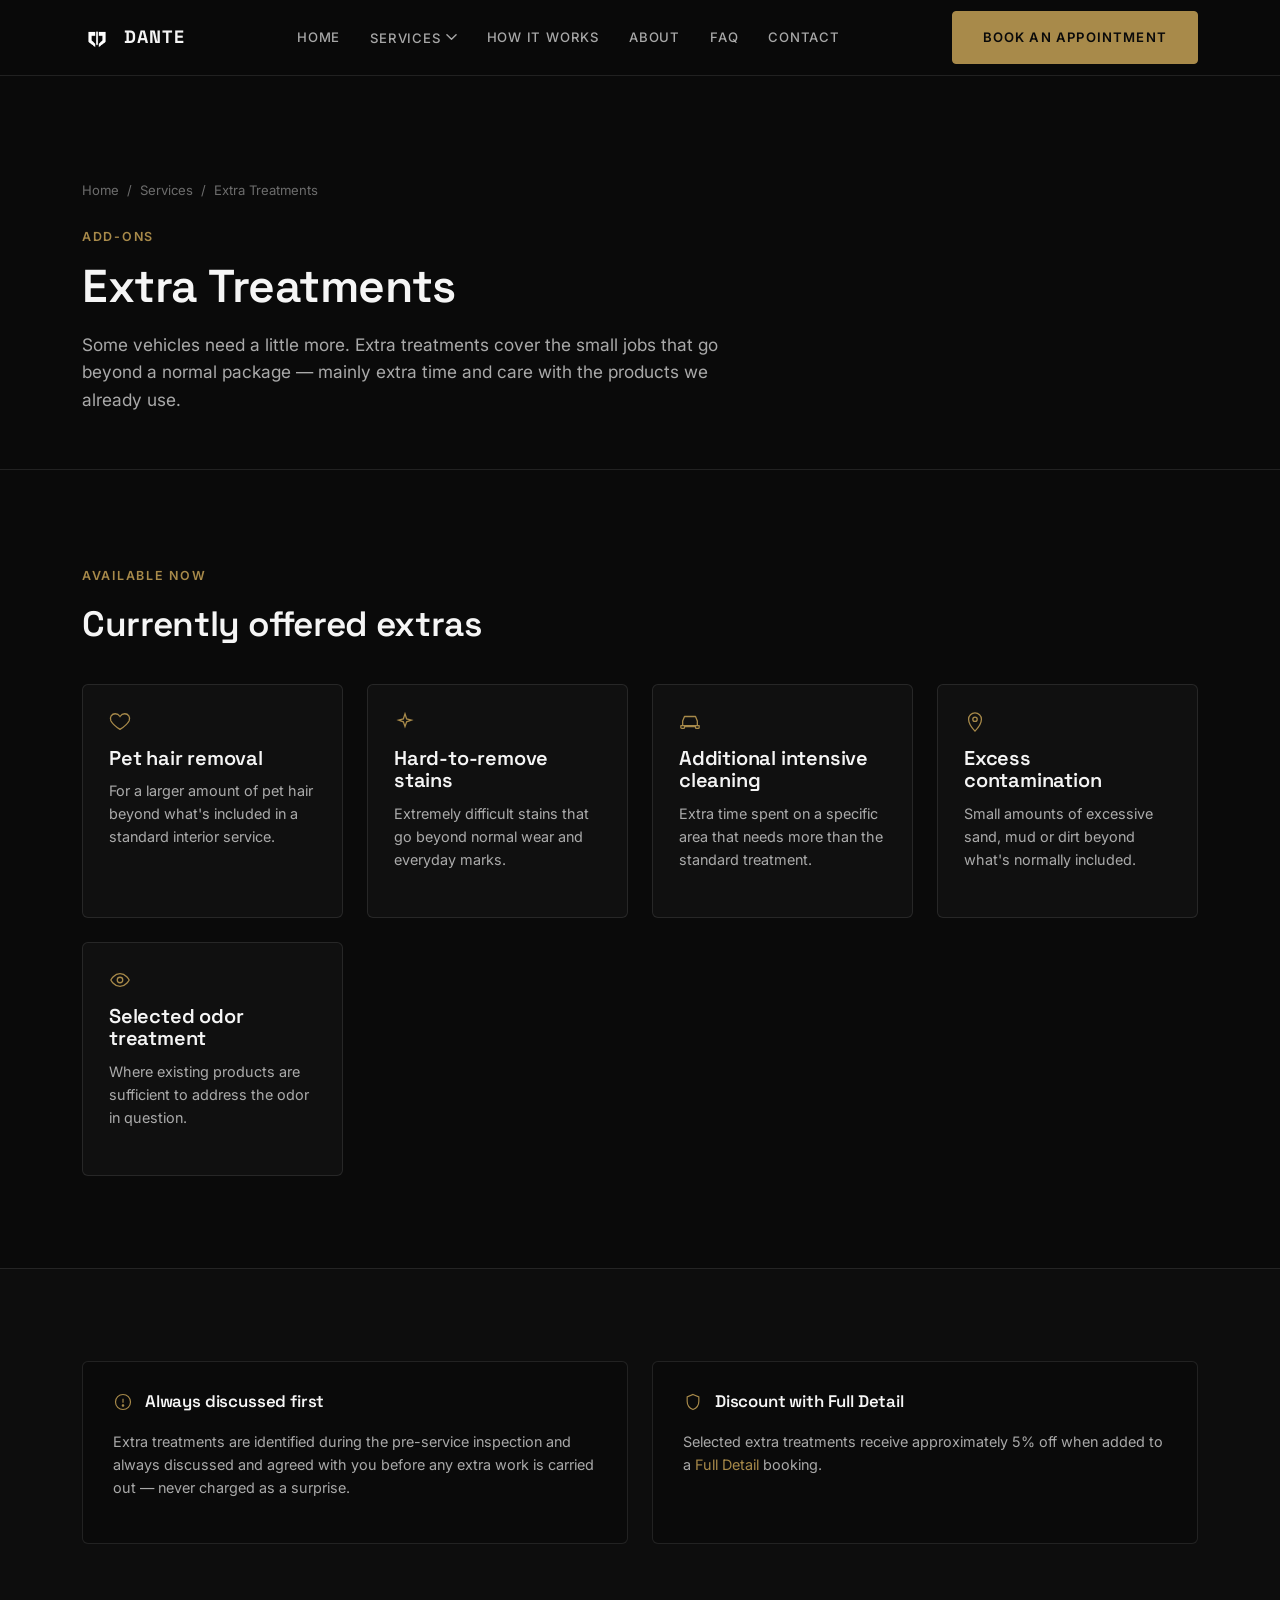
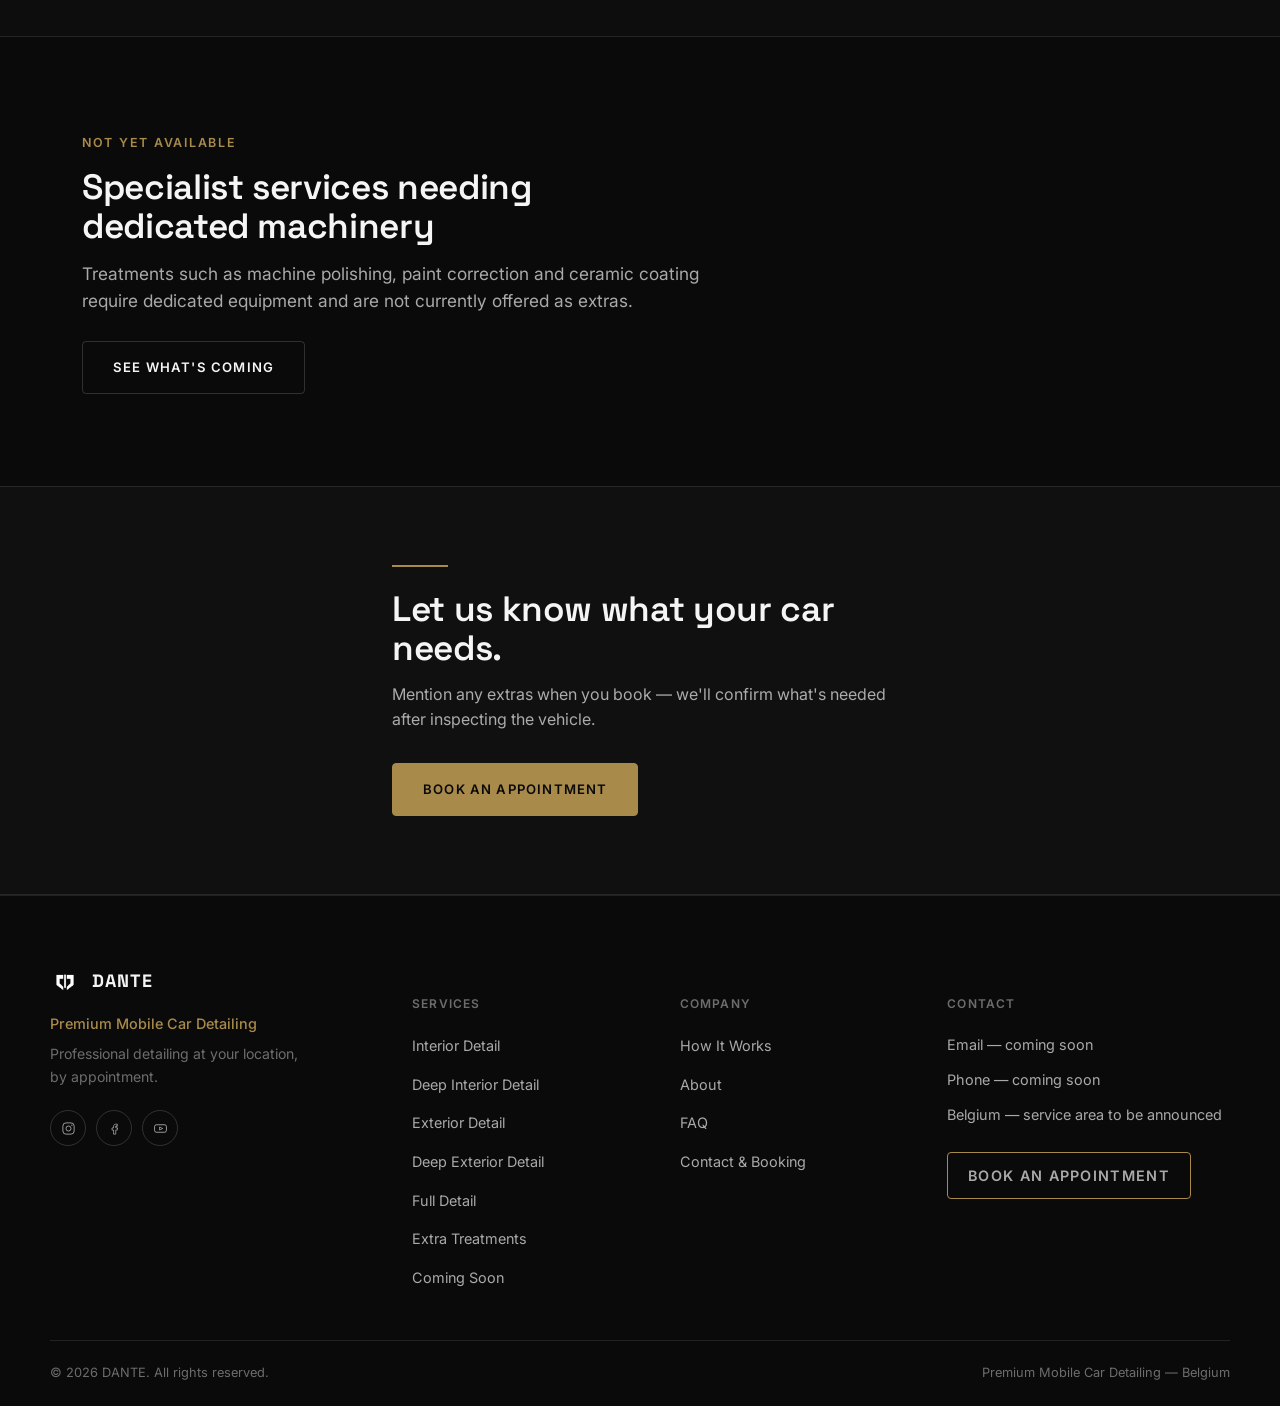
<file: extra-treatments.html>
<!DOCTYPE html>
<html lang="en">
<head>
<meta charset="UTF-8">
<meta name="viewport" content="width=device-width, initial-scale=1.0">
<title>Extra Treatments — DANTE | Premium Mobile Car Detailing</title>
<meta name="description" content="Targeted add-on treatments for vehicles that need a little more — pet hair, stubborn stains and intensive cleaning, always quoted after inspection.">
<link rel="icon" href="assets/img/logo-mark.png">
<link rel="stylesheet" href="assets/css/style.css">
</head>
<body data-page="services">

<div id="site-header"></div>

<main>

  <section class="page-header">
    <div class="wrap">
      <div class="breadcrumb">
        <a href="index.html">Home</a><span>/</span><a href="services.html">Services</a><span>/</span><span>Extra Treatments</span>
      </div>
      <span class="eyebrow">Add-Ons</span>
      <h1 class="h1">Extra Treatments</h1>
      <p class="lede">Some vehicles need a little more. Extra treatments cover the small jobs that go beyond a normal package — mainly extra time and care with the products we already use.</p>
    </div>
  </section>

  <section class="section">
    <div class="wrap">
      <div class="section-head">
        <div>
          <span class="eyebrow">Available Now</span>
          <h2 class="h2">Currently offered extras</h2>
        </div>
      </div>

      <div class="grid grid-4">
        <div class="card-addon">
          <svg viewBox="0 0 24 24" fill="none" stroke="#A88A4A" stroke-width="1.4" style="width:22px;height:22px;margin-bottom:14px;"><path d="M12 20s-7.5-4.6-10-9.4C.4 6.6 3 3 6.8 3 9 3 10.8 4.2 12 6c1.2-1.8 3-3 5.2-3C21 3 23.6 6.6 22 10.6 19.5 15.4 12 20 12 20z"/></svg>
          <h3 class="h3">Pet hair removal</h3>
          <p>For a larger amount of pet hair beyond what's included in a standard interior service.</p>
        </div>
        <div class="card-addon">
          <svg viewBox="0 0 24 24" fill="none" stroke="#A88A4A" stroke-width="1.4" style="width:22px;height:22px;margin-bottom:14px;"><path d="M12 3l1.8 5.6L19 10l-5.2 1.8L12 17l-1.8-5.2L5 10l5.2-1.4L12 3z"/></svg>
          <h3 class="h3">Hard-to-remove stains</h3>
          <p>Extremely difficult stains that go beyond normal wear and everyday marks.</p>
        </div>
        <div class="card-addon">
          <svg viewBox="0 0 24 24" fill="none" stroke="#A88A4A" stroke-width="1.4" style="width:22px;height:22px;margin-bottom:14px;"><path d="M4 16V11l2-5h12l2 5v5" stroke-linejoin="round"/><path d="M2 16h20v2a1 1 0 01-1 1h-2a1 1 0 01-1-1v-1H6v1a1 1 0 01-1 1H3a1 1 0 01-1-1v-2z" stroke-linejoin="round"/></svg>
          <h3 class="h3">Additional intensive cleaning</h3>
          <p>Extra time spent on a specific area that needs more than the standard treatment.</p>
        </div>
        <div class="card-addon">
          <svg viewBox="0 0 24 24" fill="none" stroke="#A88A4A" stroke-width="1.4" style="width:22px;height:22px;margin-bottom:14px;"><circle cx="12" cy="9" r="2.4"/><path d="M12 22s7-7.4 7-13a7 7 0 10-14 0c0 5.6 7 13 7 13z"/></svg>
          <h3 class="h3">Excess contamination</h3>
          <p>Small amounts of excessive sand, mud or dirt beyond what's normally included.</p>
        </div>
        <div class="card-addon">
          <svg viewBox="0 0 24 24" fill="none" stroke="#A88A4A" stroke-width="1.4" style="width:22px;height:22px;margin-bottom:14px;"><path d="M2 12s3.6-7 10-7 10 7 10 7-3.6 7-10 7-10-7-10-7z"/><circle cx="12" cy="12" r="3"/></svg>
          <h3 class="h3">Selected odor treatment</h3>
          <p>Where existing products are sufficient to address the odor in question.</p>
        </div>
      </div>
    </div>
  </section>

  <section class="section section-alt">
    <div class="wrap">
      <div class="grid grid-2">
        <div class="policy-card">
          <div class="policy-card-head"><svg viewBox="0 0 24 24" fill="none" stroke="currentColor" stroke-width="1.4"><circle cx="12" cy="12" r="9"/><path d="M12 8v5"/><circle cx="12" cy="16.2" r="0.9" fill="currentColor"/></svg><h4>Always discussed first</h4></div>
          <p>Extra treatments are identified during the pre-service inspection and always discussed and agreed with you before any extra work is carried out — never charged as a surprise.</p>
        </div>
        <div class="policy-card">
          <div class="policy-card-head"><svg viewBox="0 0 24 24" fill="none" stroke="currentColor" stroke-width="1.4"><path d="M12 3l7 3v5c0 5-3 8.4-7 10-4-1.6-7-5-7-10V6l7-3z"/></svg><h4>Discount with Full Detail</h4></div>
          <p>Selected extra treatments receive approximately 5% off when added to a <a href="service-full.html" style="color:var(--c-gold);">Full Detail</a> booking.</p>
        </div>
      </div>
    </div>
  </section>

  <section class="section">
    <div class="wrap">
      <span class="eyebrow">Not Yet Available</span>
      <h2 class="h2" style="max-width:560px;">Specialist services needing dedicated machinery</h2>
      <p class="lede" style="margin-top:14px;">Treatments such as machine polishing, paint correction and ceramic coating require dedicated equipment and are not currently offered as extras.</p>
      <a href="coming-soon.html" class="btn btn-outline" style="margin-top:26px;">See What's Coming</a>
    </div>
  </section>

  <section class="cta-band">
    <div class="wrap cta-band-inner">
      <div class="cta-rule"></div>
      <h2 class="h2">Let us know what your car needs.</h2>
      <p>Mention any extras when you book — we'll confirm what's needed after inspecting the vehicle.</p>
      <a href="contact.html" class="btn btn-gold">Book an Appointment</a>
    </div>
  </section>

</main>

<div id="site-footer"></div>

<script src="assets/js/main.js"></script>
</body>
</html>
</file>
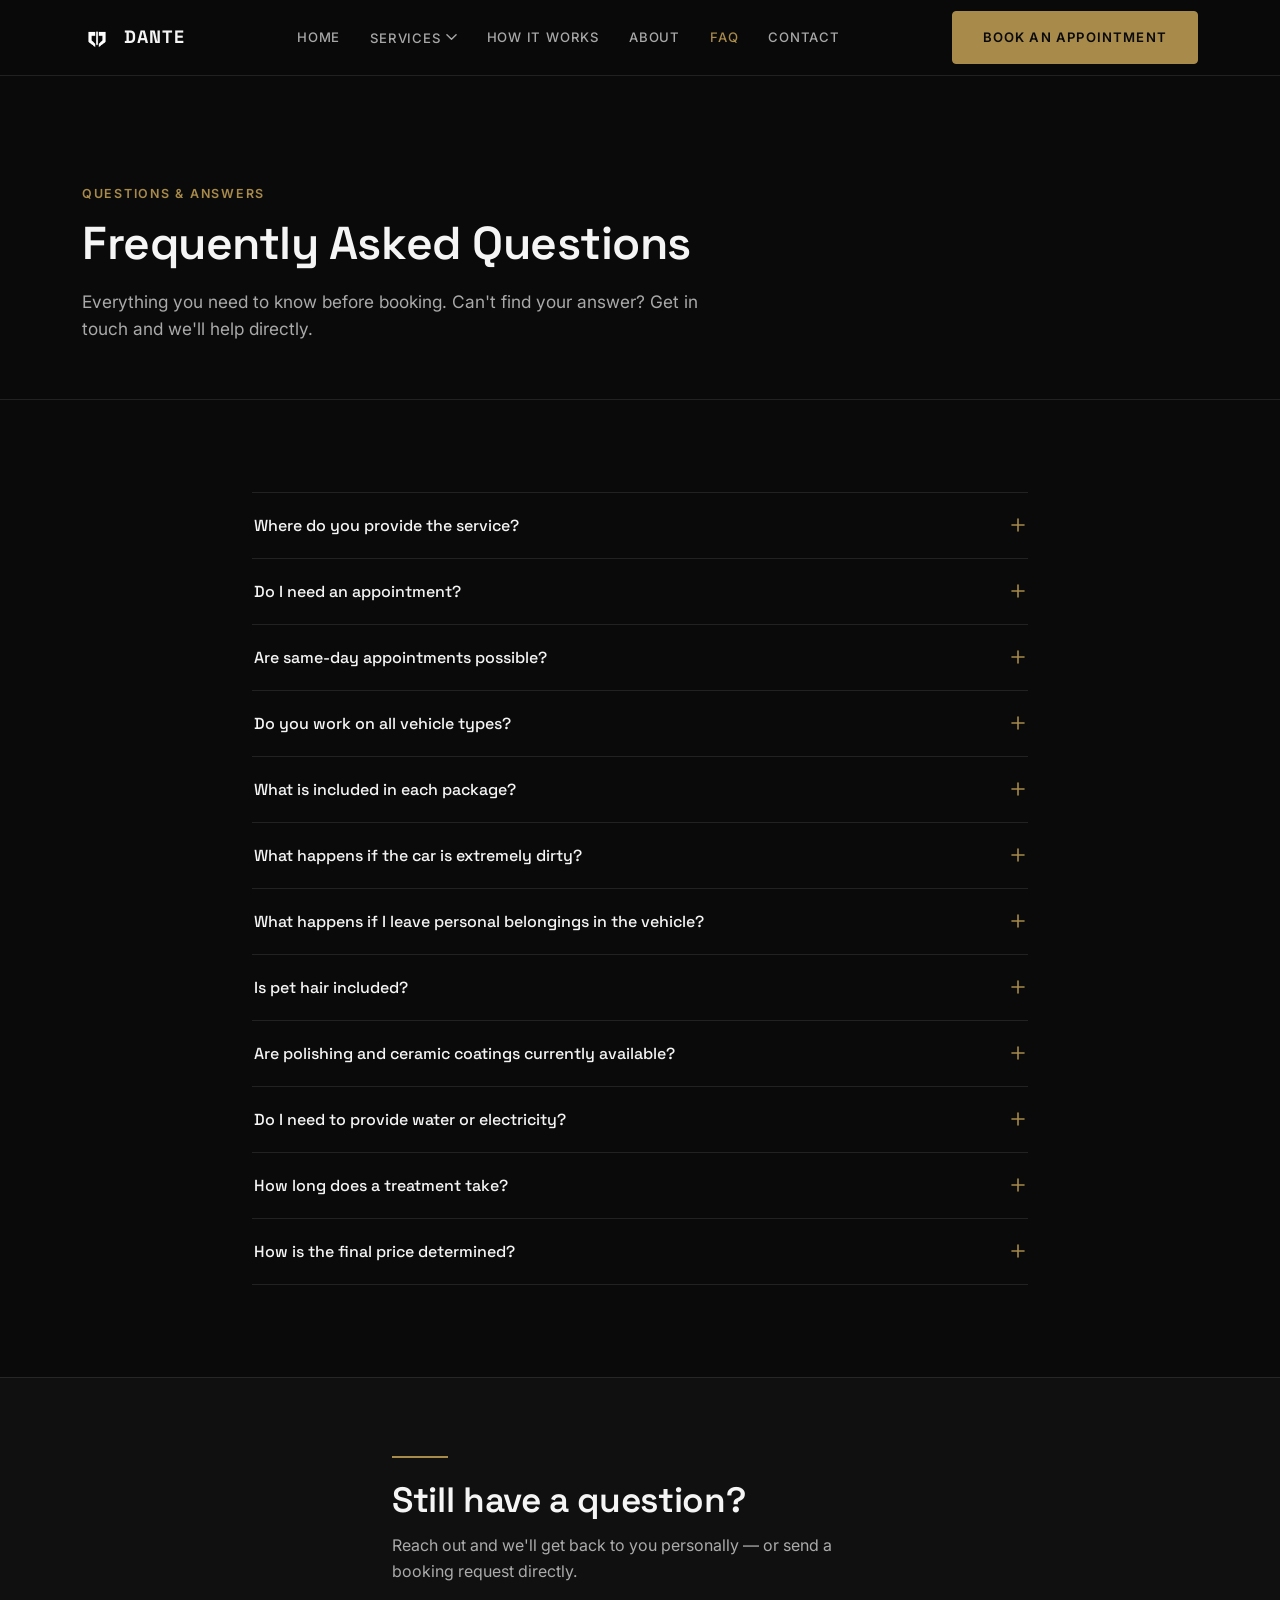
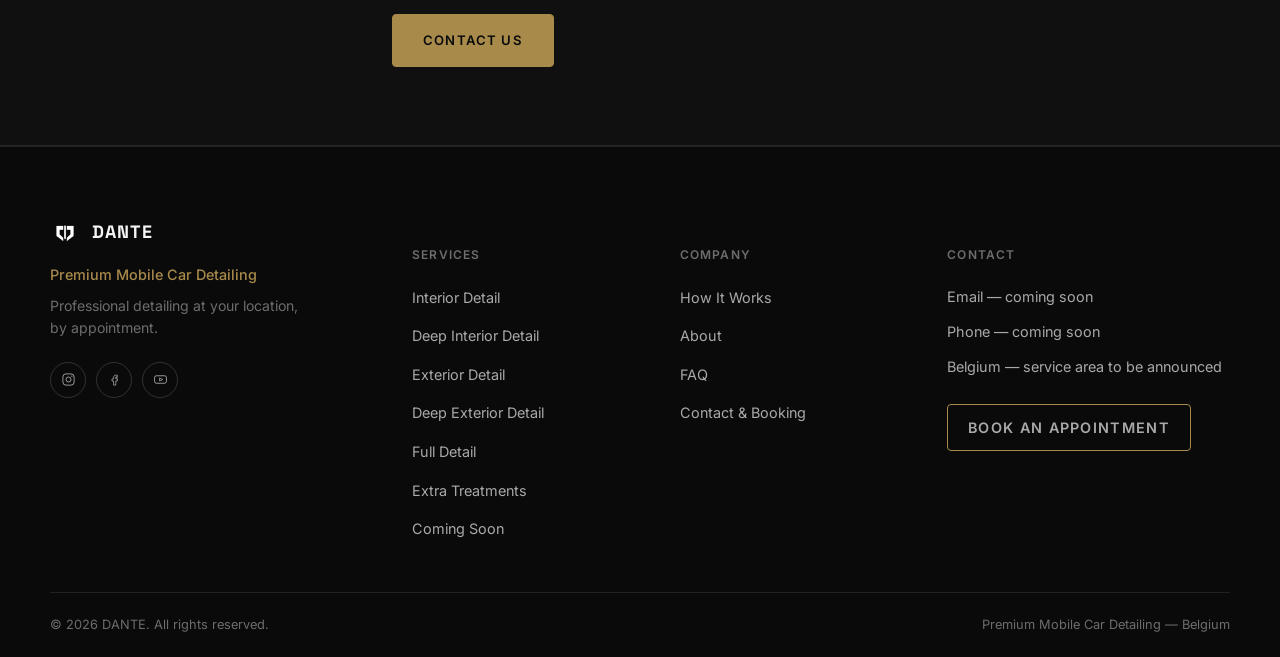
<file: faq.html>
<!DOCTYPE html>
<html lang="en">
<head>
<meta charset="UTF-8">
<meta name="viewport" content="width=device-width, initial-scale=1.0">
<title>FAQ — DANTE | Premium Mobile Car Detailing</title>
<meta name="description" content="Answers to common questions about DANTE's mobile car detailing service, appointments, packages and pricing.">
<link rel="icon" href="assets/img/logo-mark.png">
<link rel="stylesheet" href="assets/css/style.css">
</head>
<body data-page="faq">

<div id="site-header"></div>

<main>

  <section class="page-header">
    <div class="wrap">
      <span class="eyebrow">Questions &amp; Answers</span>
      <h1 class="h1">Frequently Asked Questions</h1>
      <p class="lede">Everything you need to know before booking. Can't find your answer? Get in touch and we'll help directly.</p>
    </div>
  </section>

  <section class="section">
    <div class="wrap" style="max-width:840px;">
      <div class="faq-list">

        <div class="faq-item">
          <button class="faq-q">Where do you provide the service?<svg viewBox="0 0 16 16" fill="none" stroke="currentColor" stroke-width="1.6"><path d="M8 2v12M2 8h12" stroke-linecap="round"/></svg></button>
          <div class="faq-a"><div class="faq-a-inner"><p>DANTE is a mobile service — we come to you, wherever your car is. We currently operate in Belgium; our exact service area will be announced as we get closer to launch.</p></div></div>
        </div>

        <div class="faq-item">
          <button class="faq-q">Do I need an appointment?<svg viewBox="0 0 16 16" fill="none" stroke="currentColor" stroke-width="1.6"><path d="M8 2v12M2 8h12" stroke-linecap="round"/></svg></button>
          <div class="faq-a"><div class="faq-a-inner"><p>Yes, our service is appointment-based. This lets us reserve proper time for your vehicle instead of rushing between jobs.</p></div></div>
        </div>

        <div class="faq-item">
          <button class="faq-q">Are same-day appointments possible?<svg viewBox="0 0 16 16" fill="none" stroke="currentColor" stroke-width="1.6"><path d="M8 2v12M2 8h12" stroke-linecap="round"/></svg></button>
          <div class="faq-a"><div class="faq-a-inner"><p>Sometimes. Spontaneous, same-day bookings may be accepted when availability allows — send a request and we'll let you know.</p></div></div>
        </div>

        <div class="faq-item">
          <button class="faq-q">Do you work on all vehicle types?<svg viewBox="0 0 16 16" fill="none" stroke="currentColor" stroke-width="1.6"><path d="M8 2v12M2 8h12" stroke-linecap="round"/></svg></button>
          <div class="faq-a"><div class="faq-a-inner"><p>Yes. We work on all types of vehicles for private owners, as well as companies, garages and car dealerships.</p></div></div>
        </div>

        <div class="faq-item">
          <button class="faq-q">What is included in each package?<svg viewBox="0 0 16 16" fill="none" stroke="currentColor" stroke-width="1.6"><path d="M8 2v12M2 8h12" stroke-linecap="round"/></svg></button>
          <div class="faq-a"><div class="faq-a-inner"><p>Each package has a defined scope, from a routine Interior or Exterior Detail through to the complete Full Detail. Visit the <a href="services.html" style="color:var(--c-gold);">Services</a> page for a full breakdown of what's included in each one.</p></div></div>
        </div>

        <div class="faq-item">
          <button class="faq-q">What happens if the car is extremely dirty?<svg viewBox="0 0 16 16" fill="none" stroke="currentColor" stroke-width="1.6"><path d="M8 2v12M2 8h12" stroke-linecap="round"/></svg></button>
          <div class="faq-a"><div class="faq-a-inner"><p>Every appointment starts with an inspection. Minor contamination remains within the normal scope of your package. If the work required is significantly beyond that scope, we'll discuss it with you and agree on any additional cost before doing the work.</p></div></div>
        </div>

        <div class="faq-item">
          <button class="faq-q">What happens if I leave personal belongings in the vehicle?<svg viewBox="0 0 16 16" fill="none" stroke="currentColor" stroke-width="1.6"><path d="M8 2v12M2 8h12" stroke-linecap="round"/></svg></button>
          <div class="faq-a"><div class="faq-a-inner"><p>We ask that you remove personal belongings from the trunk, center console, glovebox, door pockets and other storage compartments before your appointment. If belongings remain in an area, that area may not be treated.</p></div></div>
        </div>

        <div class="faq-item">
          <button class="faq-q">Is pet hair included?<svg viewBox="0 0 16 16" fill="none" stroke="currentColor" stroke-width="1.6"><path d="M8 2v12M2 8h12" stroke-linecap="round"/></svg></button>
          <div class="faq-a"><div class="faq-a-inner"><p>A small amount of pet hair is included in the normal scope. A large amount is treated as an extra treatment, quoted and agreed with you before it's carried out.</p></div></div>
        </div>

        <div class="faq-item">
          <button class="faq-q">Are polishing and ceramic coatings currently available?<svg viewBox="0 0 16 16" fill="none" stroke="currentColor" stroke-width="1.6"><path d="M8 2v12M2 8h12" stroke-linecap="round"/></svg></button>
          <div class="faq-a"><div class="faq-a-inner"><p>Not yet. Machine polishing, paint correction, ceramic coating and other advanced treatments are planned but currently unavailable. See our <a href="coming-soon.html" style="color:var(--c-gold);">Coming Soon</a> page for details.</p></div></div>
        </div>

        <div class="faq-item">
          <button class="faq-q">Do I need to provide water or electricity?<svg viewBox="0 0 16 16" fill="none" stroke="currentColor" stroke-width="1.6"><path d="M8 2v12M2 8h12" stroke-linecap="round"/></svg></button>
          <div class="faq-a"><div class="faq-a-inner"><p>This part of our setup is still being finalized. We'll confirm exactly what's needed on-site when we get in touch to arrange your appointment.</p></div></div>
        </div>

        <div class="faq-item">
          <button class="faq-q">How long does a treatment take?<svg viewBox="0 0 16 16" fill="none" stroke="currentColor" stroke-width="1.6"><path d="M8 2v12M2 8h12" stroke-linecap="round"/></svg></button>
          <div class="faq-a"><div class="faq-a-inner"><p>Duration depends on the package and the condition of the vehicle. We'll give you a clearer time estimate when we confirm your appointment, and after the initial inspection.</p></div></div>
        </div>

        <div class="faq-item">
          <button class="faq-q">How is the final price determined?<svg viewBox="0 0 16 16" fill="none" stroke="currentColor" stroke-width="1.6"><path d="M8 2v12M2 8h12" stroke-linecap="round"/></svg></button>
          <div class="faq-a"><div class="faq-a-inner"><p>Pricing is being finalized ahead of launch. The final treatment and any additional charges are confirmed after the vehicle inspection, and any extra work is always agreed with you first.</p></div></div>
        </div>

      </div>
    </div>
  </section>

  <section class="cta-band">
    <div class="wrap cta-band-inner">
      <div class="cta-rule"></div>
      <h2 class="h2">Still have a question?</h2>
      <p>Reach out and we'll get back to you personally — or send a booking request directly.</p>
      <a href="contact.html" class="btn btn-gold">Contact Us</a>
    </div>
  </section>

</main>

<div id="site-footer"></div>

<script src="assets/js/main.js"></script>
</body>
</html>
</file>
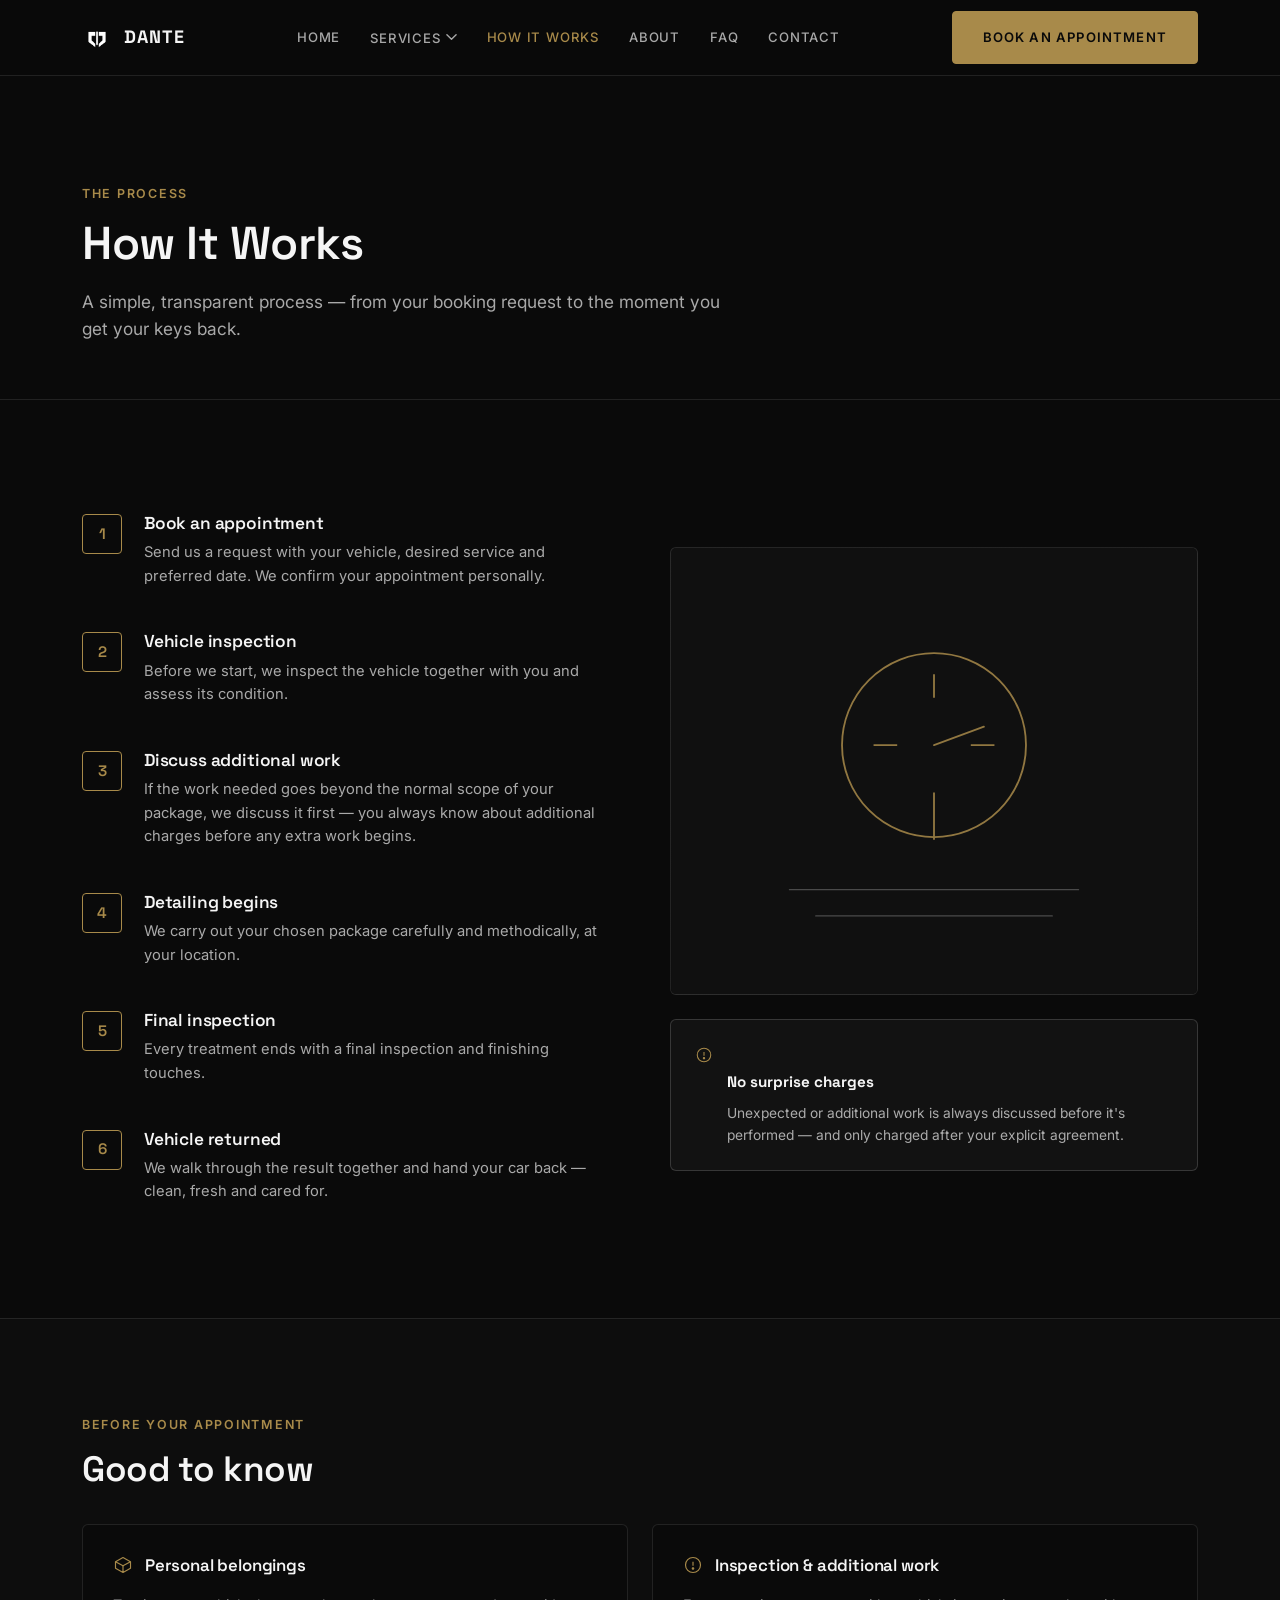
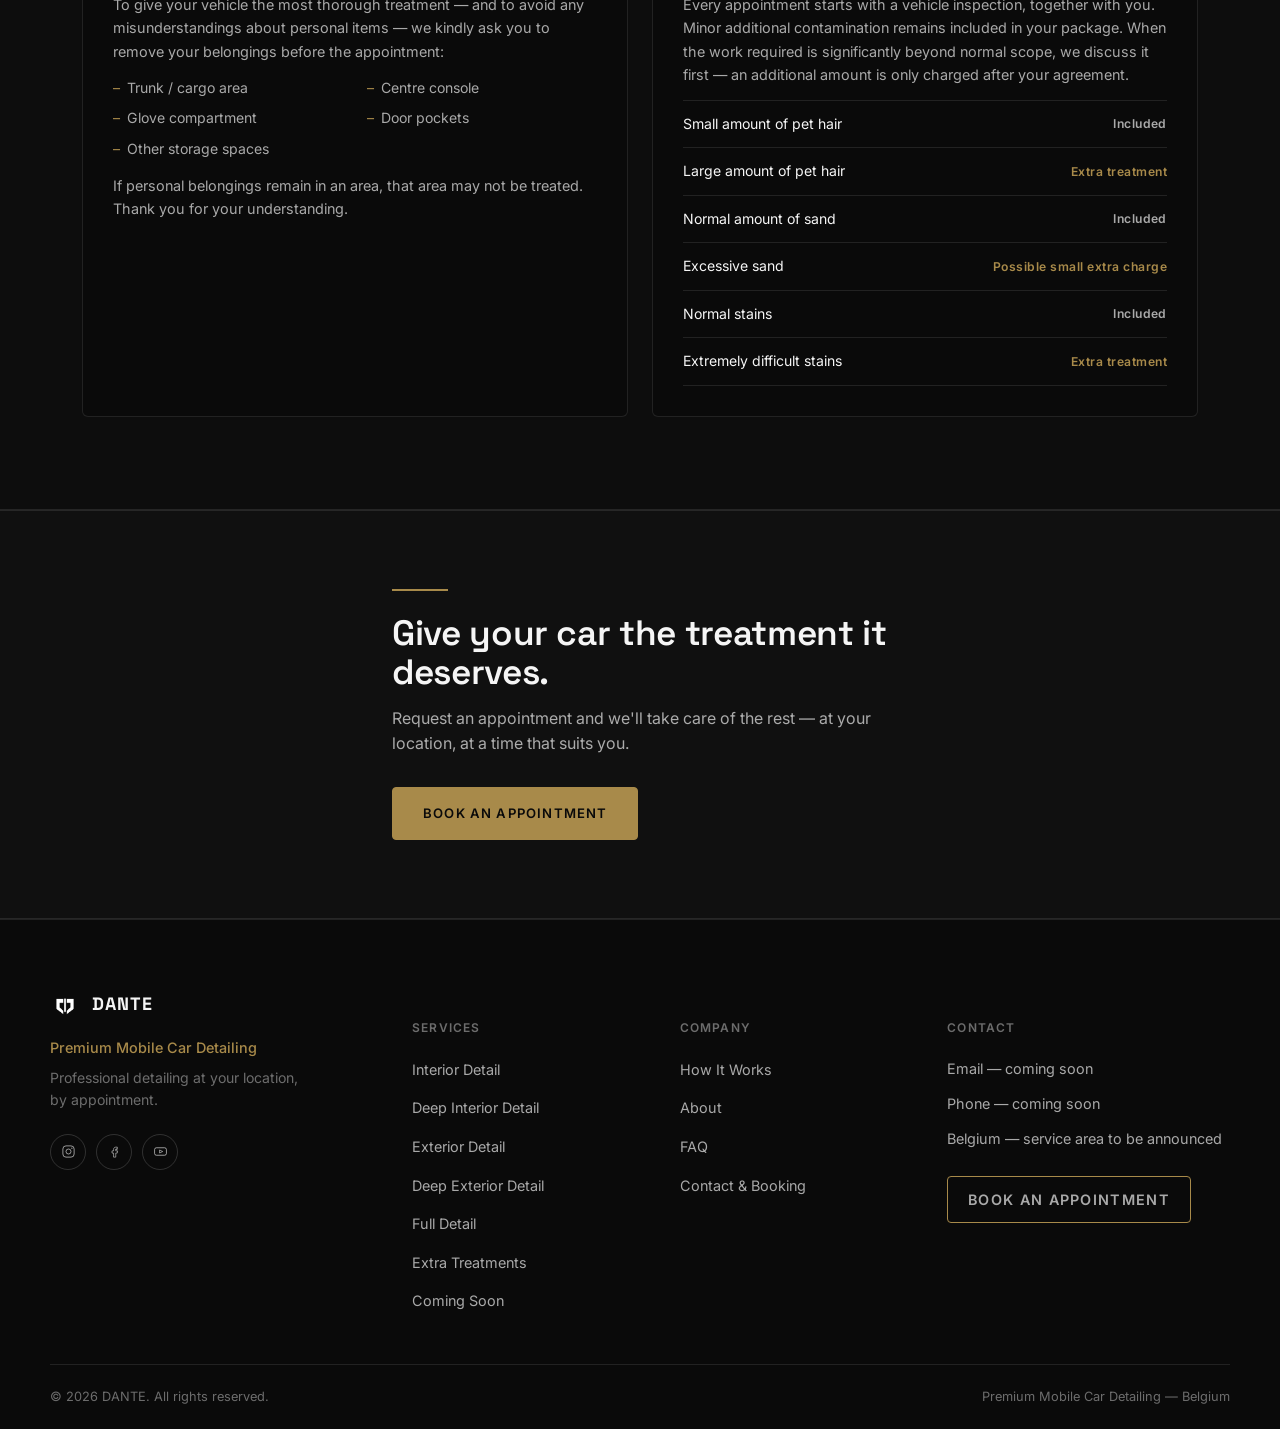
<file: how-it-works.html>
<!DOCTYPE html>
<html lang="en">
<head>
<meta charset="UTF-8">
<meta name="viewport" content="width=device-width, initial-scale=1.0">
<title>How It Works — DANTE | Premium Mobile Car Detailing</title>
<meta name="description" content="From booking request to handover: how a DANTE mobile detailing appointment works, step by step.">
<link rel="icon" href="assets/img/logo-mark.png">
<link rel="stylesheet" href="assets/css/style.css">
</head>
<body data-page="how-it-works">

<div id="site-header"></div>

<main>

  <section class="page-header">
    <div class="wrap">
      <span class="eyebrow">The Process</span>
      <h1 class="h1">How It Works</h1>
      <p class="lede">A simple, transparent process — from your booking request to the moment you get your keys back.</p>
    </div>
  </section>

  <section class="section">
    <div class="wrap split">
      <div class="process-list">
        <div class="process-step">
          <div class="process-num">1</div>
          <div>
            <h4>Book an appointment</h4>
            <p>Send us a request with your vehicle, desired service and preferred date. We confirm your appointment personally.</p>
          </div>
        </div>
        <div class="process-step">
          <div class="process-num">2</div>
          <div>
            <h4>Vehicle inspection</h4>
            <p>Before we start, we inspect the vehicle together with you and assess its condition.</p>
          </div>
        </div>
        <div class="process-step">
          <div class="process-num">3</div>
          <div>
            <h4>Discuss additional work</h4>
            <p>If the work needed goes beyond the normal scope of your package, we discuss it first — you always know about additional charges before any extra work begins.</p>
          </div>
        </div>
        <div class="process-step">
          <div class="process-num">4</div>
          <div>
            <h4>Detailing begins</h4>
            <p>We carry out your chosen package carefully and methodically, at your location.</p>
          </div>
        </div>
        <div class="process-step">
          <div class="process-num">5</div>
          <div>
            <h4>Final inspection</h4>
            <p>Every treatment ends with a final inspection and finishing touches.</p>
          </div>
        </div>
        <div class="process-step">
          <div class="process-num">6</div>
          <div>
            <h4>Vehicle returned</h4>
            <p>We walk through the result together and hand your car back — clean, fresh and cared for.</p>
          </div>
        </div>
      </div>

      <div>
        <div class="media-frame" style="aspect-ratio:4/3.4; margin-bottom:24px;">
          <svg viewBox="0 0 400 340" xmlns="http://www.w3.org/2000/svg">
            <rect width="400" height="340" fill="#101010"/>
            <g stroke="#A88A4A" stroke-width="1.4" fill="none" opacity="0.85">
              <circle cx="200" cy="150" r="70"/>
              <path d="M200 96v18M200 186v36M154 150h18M228 150h18"/>
              <path d="M200 150l38 -14" stroke-linecap="round"/>
            </g>
            <g stroke="#F5F5F5" stroke-width="1" fill="none" opacity="0.25">
              <path d="M90 260h220" stroke-linecap="round"/>
              <path d="M110 280h180" stroke-linecap="round"/>
            </g>
          </svg>
        </div>
        <div class="callout">
          <svg viewBox="0 0 24 24" fill="none" stroke="currentColor" stroke-width="1.4"><circle cx="12" cy="12" r="9"/><path d="M12 8v5"/><circle cx="12" cy="16.2" r="0.9" fill="currentColor"/></svg>
          <div>
            <h5>No surprise charges</h5>
            <p>Unexpected or additional work is always discussed before it's performed — and only charged after your explicit agreement.</p>
          </div>
        </div>
      </div>
    </div>
  </section>

  <section class="section section-alt">
    <div class="wrap">
      <span class="eyebrow">Before Your Appointment</span>
      <h2 class="h2">Good to know</h2>

      <div class="grid grid-2" style="margin-top:36px;">
        <div class="policy-card">
          <div class="policy-card-head">
            <svg viewBox="0 0 24 24" fill="none" stroke="currentColor" stroke-width="1.4"><path d="M21 8l-9-5-9 5 9 5 9-5z" stroke-linejoin="round"/><path d="M3 8v8l9 5 9-5V8M12 13v8" stroke-linejoin="round"/></svg>
            <h4>Personal belongings</h4>
          </div>
          <p>To give your vehicle the most thorough treatment — and to avoid any misunderstandings about personal items — we kindly ask you to remove your belongings before the appointment:</p>
          <ul class="policy-list">
            <li>Trunk / cargo area</li>
            <li>Centre console</li>
            <li>Glove compartment</li>
            <li>Door pockets</li>
            <li>Other storage spaces</li>
          </ul>
          <p class="policy-note">If personal belongings remain in an area, that area may not be treated. Thank you for your understanding.</p>
        </div>

        <div class="policy-card">
          <div class="policy-card-head">
            <svg viewBox="0 0 24 24" fill="none" stroke="currentColor" stroke-width="1.4"><circle cx="12" cy="12" r="9"/><path d="M12 8v5"/><circle cx="12" cy="16.2" r="0.9" fill="currentColor"/></svg>
            <h4>Inspection &amp; additional work</h4>
          </div>
          <p>Every appointment starts with a vehicle inspection, together with you. Minor additional contamination remains included in your package. When the work required is significantly beyond normal scope, we discuss it first — an additional amount is only charged after your agreement.</p>
          <div class="scope-table">
            <div class="scope-row"><span>Small amount of pet hair</span><span class="scope-tag included">Included</span></div>
            <div class="scope-row"><span>Large amount of pet hair</span><span class="scope-tag extra">Extra treatment</span></div>
            <div class="scope-row"><span>Normal amount of sand</span><span class="scope-tag included">Included</span></div>
            <div class="scope-row"><span>Excessive sand</span><span class="scope-tag extra">Possible small extra charge</span></div>
            <div class="scope-row"><span>Normal stains</span><span class="scope-tag included">Included</span></div>
            <div class="scope-row"><span>Extremely difficult stains</span><span class="scope-tag extra">Extra treatment</span></div>
          </div>
        </div>
      </div>
    </div>
  </section>

  <section class="cta-band">
    <div class="wrap cta-band-inner">
      <div class="cta-rule"></div>
      <h2 class="h2">Give your car the treatment it deserves.</h2>
      <p>Request an appointment and we'll take care of the rest — at your location, at a time that suits you.</p>
      <a href="contact.html" class="btn btn-gold">Book an Appointment</a>
    </div>
  </section>

</main>

<div id="site-footer"></div>

<script src="assets/js/main.js"></script>
</body>
</html>
</file>
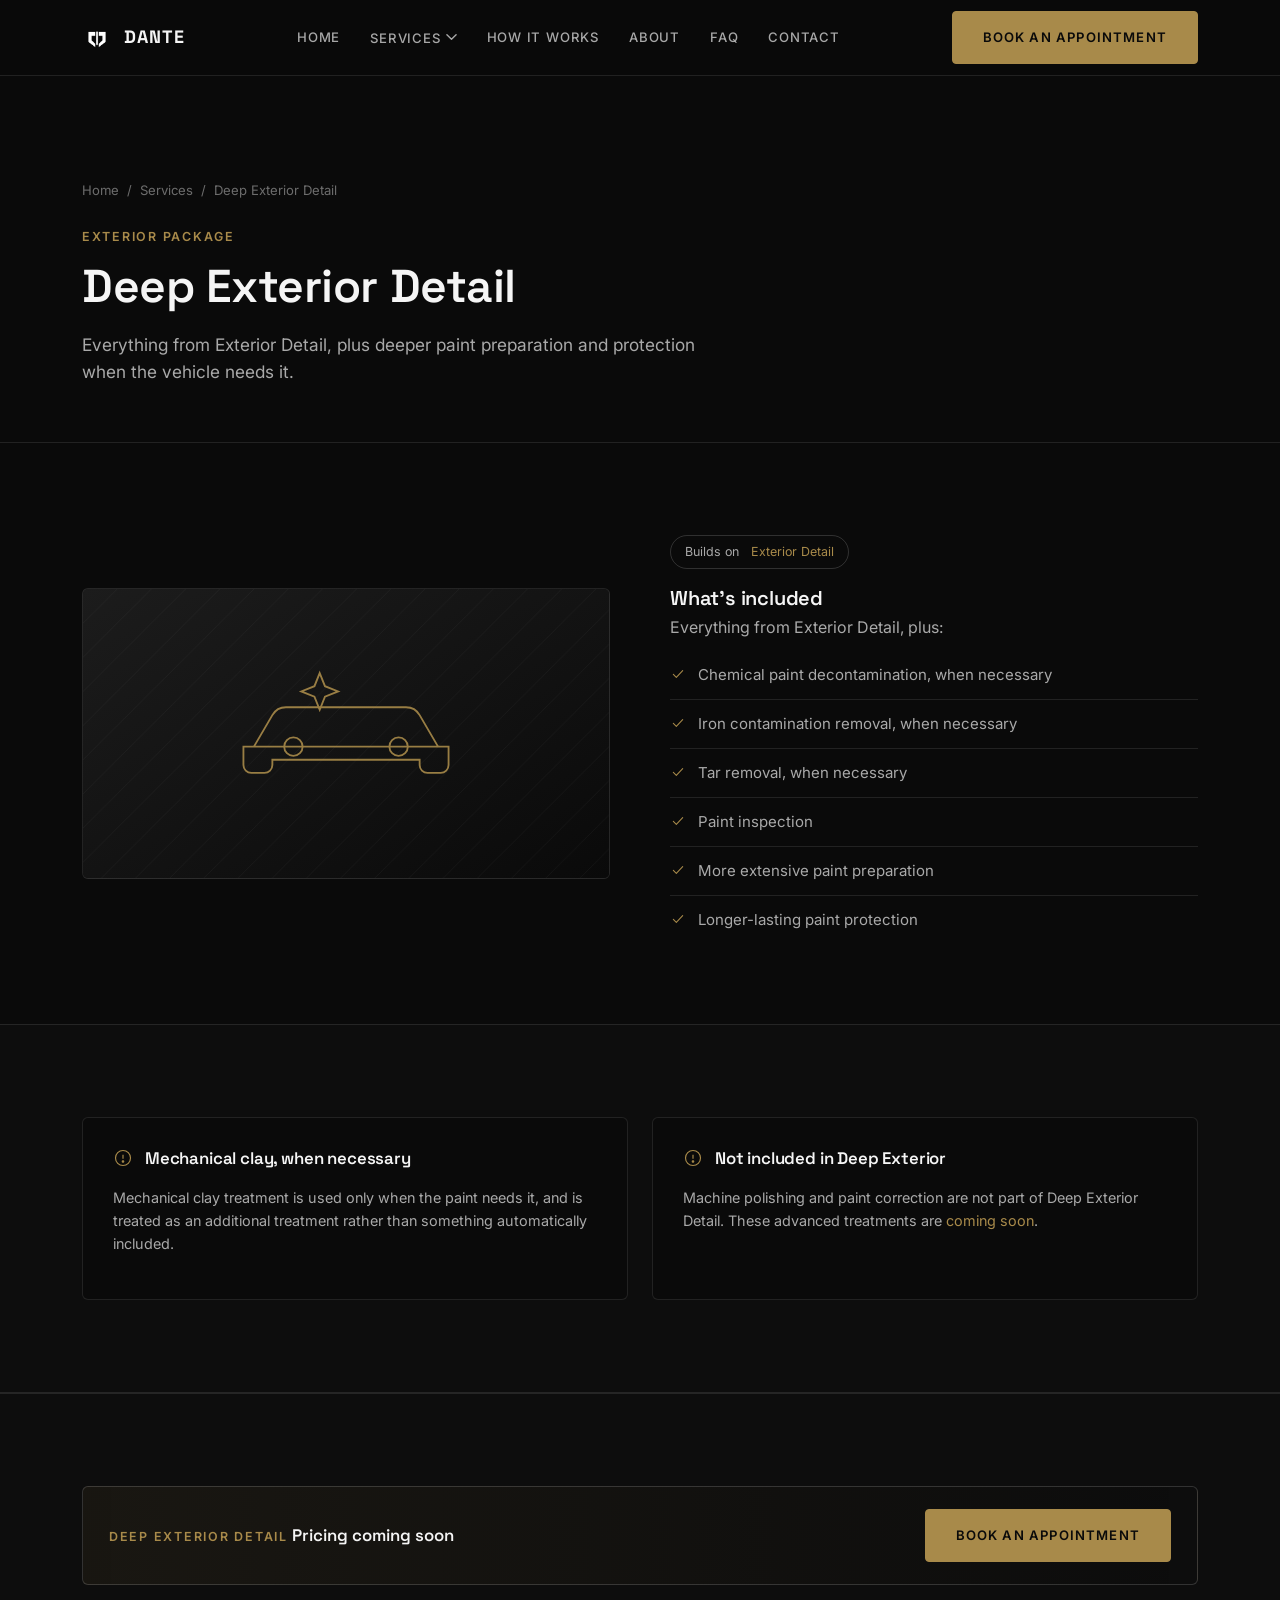
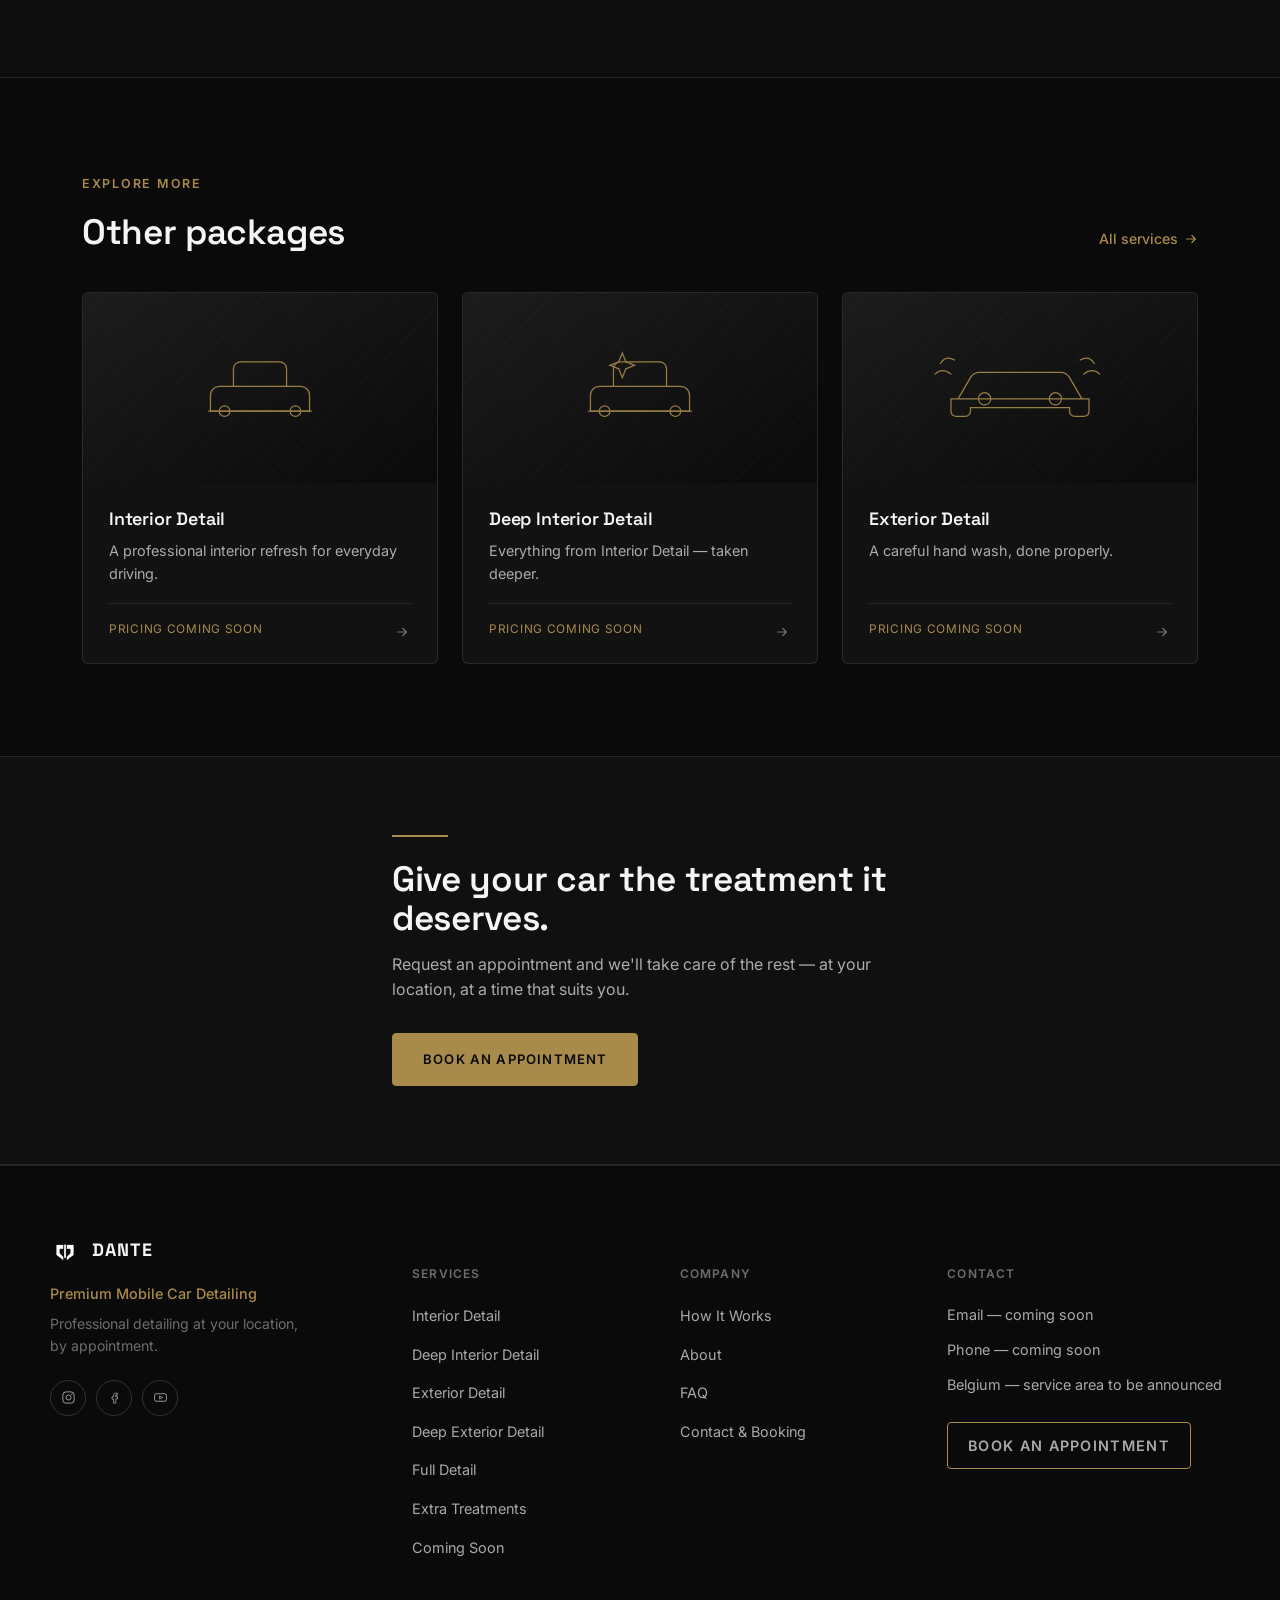
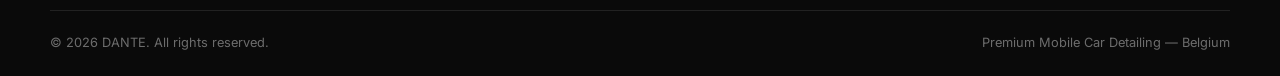
<file: service-deep-exterior.html>
<!DOCTYPE html>
<html lang="en">
<head>
<meta charset="UTF-8">
<meta name="viewport" content="width=device-width, initial-scale=1.0">
<title>Deep Exterior Detail — DANTE | Premium Mobile Car Detailing</title>
<meta name="description" content="Everything from Exterior Detail plus chemical decontamination, iron and tar removal, and longer-lasting paint protection.">
<link rel="icon" href="assets/img/logo-mark.png">
<link rel="stylesheet" href="assets/css/style.css">
</head>
<body data-page="services">

<div id="site-header"></div>

<main>

  <section class="page-header">
    <div class="wrap">
      <div class="breadcrumb">
        <a href="index.html">Home</a><span>/</span><a href="services.html">Services</a><span>/</span><span>Deep Exterior Detail</span>
      </div>
      <span class="eyebrow">Exterior Package</span>
      <h1 class="h1">Deep Exterior Detail</h1>
      <p class="lede">Everything from Exterior Detail, plus deeper paint preparation and protection when the vehicle needs it.</p>
    </div>
  </section>

  <section class="section">
    <div class="wrap split">
      <div class="split-media media-frame">
        <img src="assets/img/card-deep-exterior.svg" alt="">
      </div>
      <div>
        <span class="tag-pill" style="margin-bottom:18px;">Builds on <a href="service-exterior.html" style="color:var(--c-gold);margin-left:4px;">Exterior Detail</a></span><br>
        <h2 class="h3" style="margin-bottom:6px;">What's included</h2>
        <p class="body-dim" style="margin-bottom:4px;">Everything from Exterior Detail, plus:</p>
        <ul class="included-list">
          <li><svg viewBox="0 0 24 24" fill="none" stroke="currentColor" stroke-width="1.6"><path d="M5 12.5l4.5 4.5L19 7" stroke-linecap="round" stroke-linejoin="round"/></svg><span>Chemical paint decontamination, when necessary</span></li>
          <li><svg viewBox="0 0 24 24" fill="none" stroke="currentColor" stroke-width="1.6"><path d="M5 12.5l4.5 4.5L19 7" stroke-linecap="round" stroke-linejoin="round"/></svg><span>Iron contamination removal, when necessary</span></li>
          <li><svg viewBox="0 0 24 24" fill="none" stroke="currentColor" stroke-width="1.6"><path d="M5 12.5l4.5 4.5L19 7" stroke-linecap="round" stroke-linejoin="round"/></svg><span>Tar removal, when necessary</span></li>
          <li><svg viewBox="0 0 24 24" fill="none" stroke="currentColor" stroke-width="1.6"><path d="M5 12.5l4.5 4.5L19 7" stroke-linecap="round" stroke-linejoin="round"/></svg><span>Paint inspection</span></li>
          <li><svg viewBox="0 0 24 24" fill="none" stroke="currentColor" stroke-width="1.6"><path d="M5 12.5l4.5 4.5L19 7" stroke-linecap="round" stroke-linejoin="round"/></svg><span>More extensive paint preparation</span></li>
          <li><svg viewBox="0 0 24 24" fill="none" stroke="currentColor" stroke-width="1.6"><path d="M5 12.5l4.5 4.5L19 7" stroke-linecap="round" stroke-linejoin="round"/></svg><span>Longer-lasting paint protection</span></li>
        </ul>
      </div>
    </div>
  </section>

  <section class="section section-alt">
    <div class="wrap">
      <div class="grid grid-2">
        <div class="policy-card">
          <div class="policy-card-head"><svg viewBox="0 0 24 24" fill="none" stroke="currentColor" stroke-width="1.4"><circle cx="12" cy="12" r="9"/><path d="M12 8v5"/><circle cx="12" cy="16.2" r="0.9" fill="currentColor"/></svg><h4>Mechanical clay, when necessary</h4></div>
          <p>Mechanical clay treatment is used only when the paint needs it, and is treated as an additional treatment rather than something automatically included.</p>
        </div>
        <div class="policy-card">
          <div class="policy-card-head"><svg viewBox="0 0 24 24" fill="none" stroke="currentColor" stroke-width="1.4"><circle cx="12" cy="12" r="9"/><path d="M12 8v5"/><circle cx="12" cy="16.2" r="0.9" fill="currentColor"/></svg><h4>Not included in Deep Exterior</h4></div>
          <p>Machine polishing and paint correction are not part of Deep Exterior Detail. These advanced treatments are <a href="coming-soon.html" style="color:var(--c-gold);">coming soon</a>.</p>
        </div>
      </div>
    </div>
  </section>

  <section class="section section-alt">
    <div class="wrap">
      <div class="price-banner">
        <div>
          <span class="eyebrow" style="margin-bottom:2px;">Deep Exterior Detail</span>
          <strong>Pricing coming soon</strong>
        </div>
        <a href="contact.html" class="btn btn-gold">Book an Appointment</a>
      </div>
    </div>
  </section>

  <section class="section">
    <div class="wrap">
      <div class="section-head">
        <div>
          <span class="eyebrow">Explore More</span>
          <h2 class="h2">Other packages</h2>
        </div>
        <a href="services.html" class="text-link">All services <svg viewBox="0 0 16 16" width="14" height="14" fill="none" stroke="currentColor" stroke-width="1.4"><path d="M3 8h10M9 4l4 4-4 4" stroke-linecap="round" stroke-linejoin="round"/></svg></a>
      </div>
      <div class="grid grid-3">
        <a href="service-interior.html" class="card service-card">
          <div class="service-card-media"><img src="assets/img/card-interior.svg" alt=""></div>
          <div class="service-card-body">
            <h3>Interior Detail</h3>
            <p>A professional interior refresh for everyday driving.</p>
            <div class="service-card-foot">
              <span class="price-note">Pricing coming soon</span>
              <span class="card-arrow"><svg viewBox="0 0 16 16" width="14" height="14" fill="none" stroke="currentColor" stroke-width="1.4"><path d="M3 8h10M9 4l4 4-4 4" stroke-linecap="round" stroke-linejoin="round"/></svg></span>
            </div>
          </div>
        </a>
        <a href="service-deep-interior.html" class="card service-card">
          <div class="service-card-media"><img src="assets/img/card-deep-interior.svg" alt=""></div>
          <div class="service-card-body">
            <h3>Deep Interior Detail</h3>
            <p>Everything from Interior Detail — taken deeper.</p>
            <div class="service-card-foot">
              <span class="price-note">Pricing coming soon</span>
              <span class="card-arrow"><svg viewBox="0 0 16 16" width="14" height="14" fill="none" stroke="currentColor" stroke-width="1.4"><path d="M3 8h10M9 4l4 4-4 4" stroke-linecap="round" stroke-linejoin="round"/></svg></span>
            </div>
          </div>
        </a>
        <a href="service-exterior.html" class="card service-card">
          <div class="service-card-media"><img src="assets/img/card-exterior.svg" alt=""></div>
          <div class="service-card-body">
            <h3>Exterior Detail</h3>
            <p>A careful hand wash, done properly.</p>
            <div class="service-card-foot">
              <span class="price-note">Pricing coming soon</span>
              <span class="card-arrow"><svg viewBox="0 0 16 16" width="14" height="14" fill="none" stroke="currentColor" stroke-width="1.4"><path d="M3 8h10M9 4l4 4-4 4" stroke-linecap="round" stroke-linejoin="round"/></svg></span>
            </div>
          </div>
        </a>
      </div>
    </div>
  </section>

  <section class="cta-band">
    <div class="wrap cta-band-inner">
      <div class="cta-rule"></div>
      <h2 class="h2">Give your car the treatment it deserves.</h2>
      <p>Request an appointment and we'll take care of the rest — at your location, at a time that suits you.</p>
      <a href="contact.html" class="btn btn-gold">Book an Appointment</a>
    </div>
  </section>

</main>

<div id="site-footer"></div>

<script src="assets/js/main.js"></script>
</body>
</html>
</file>
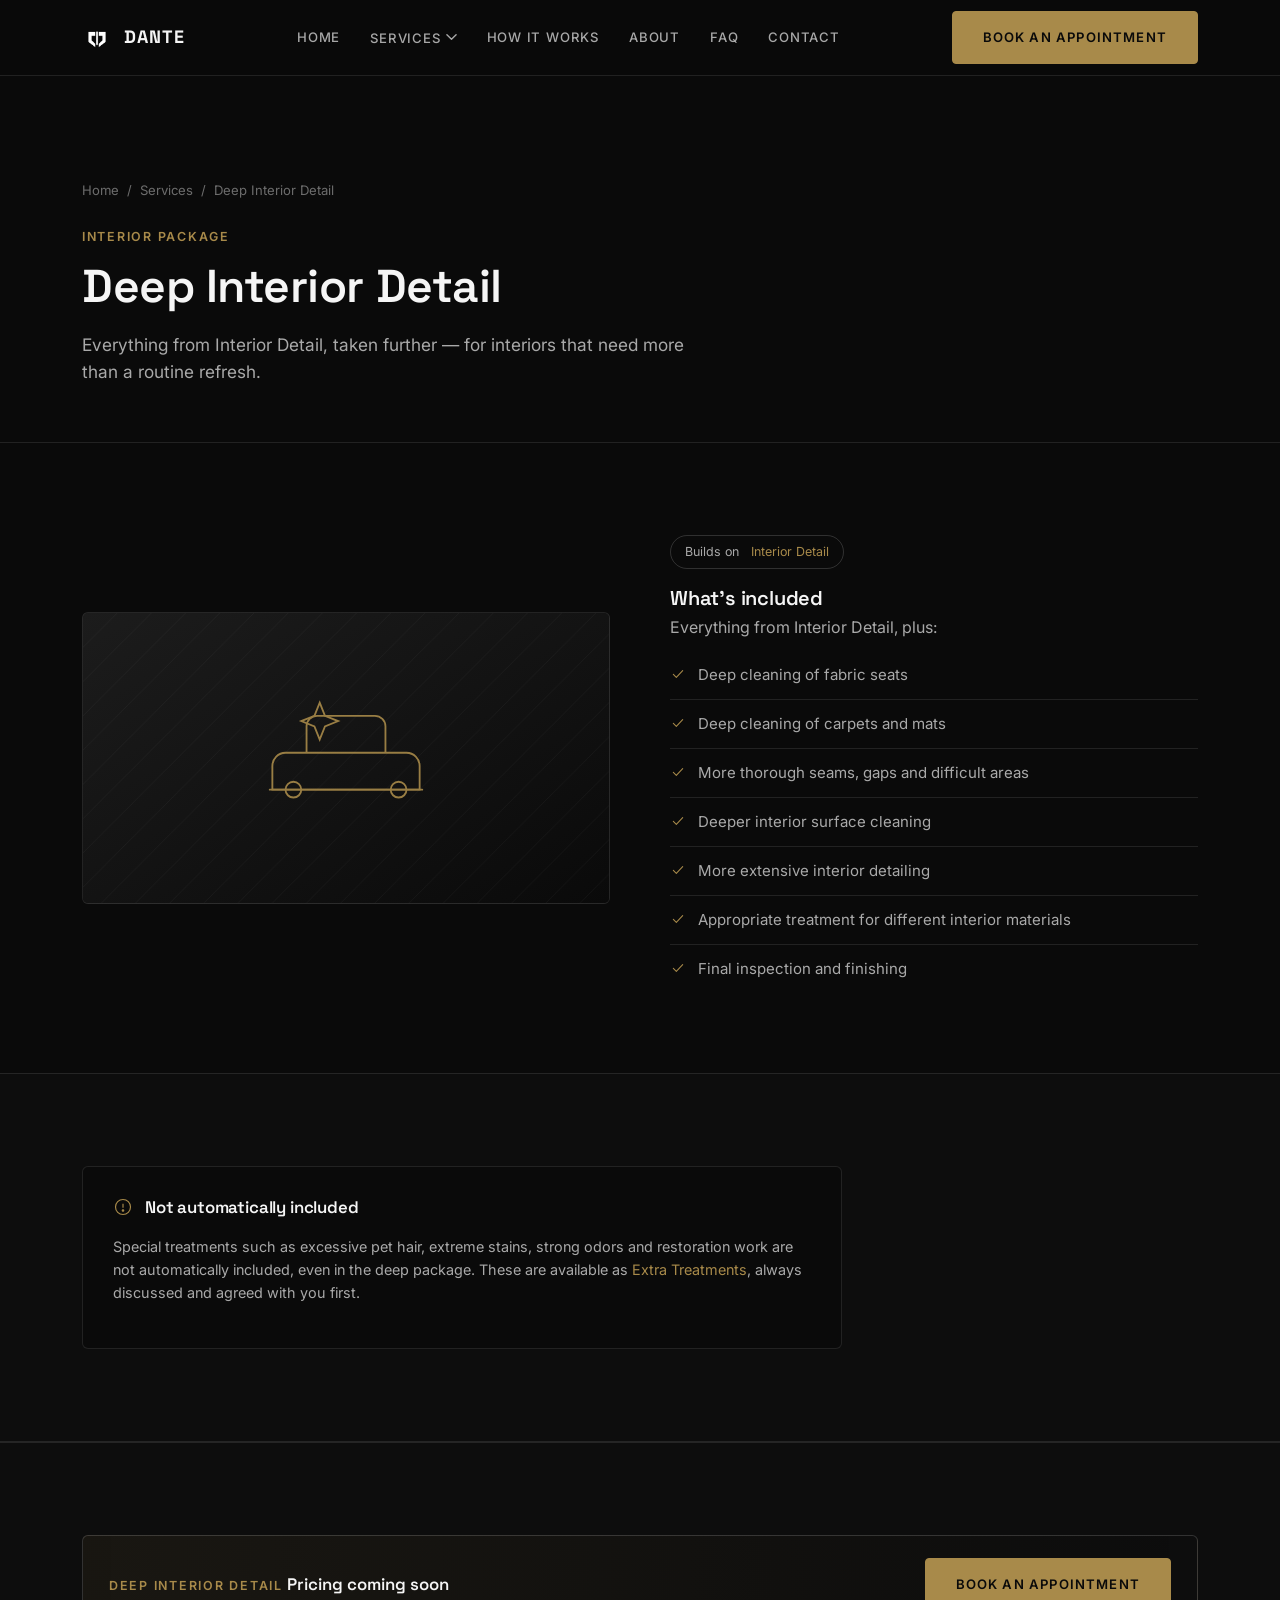
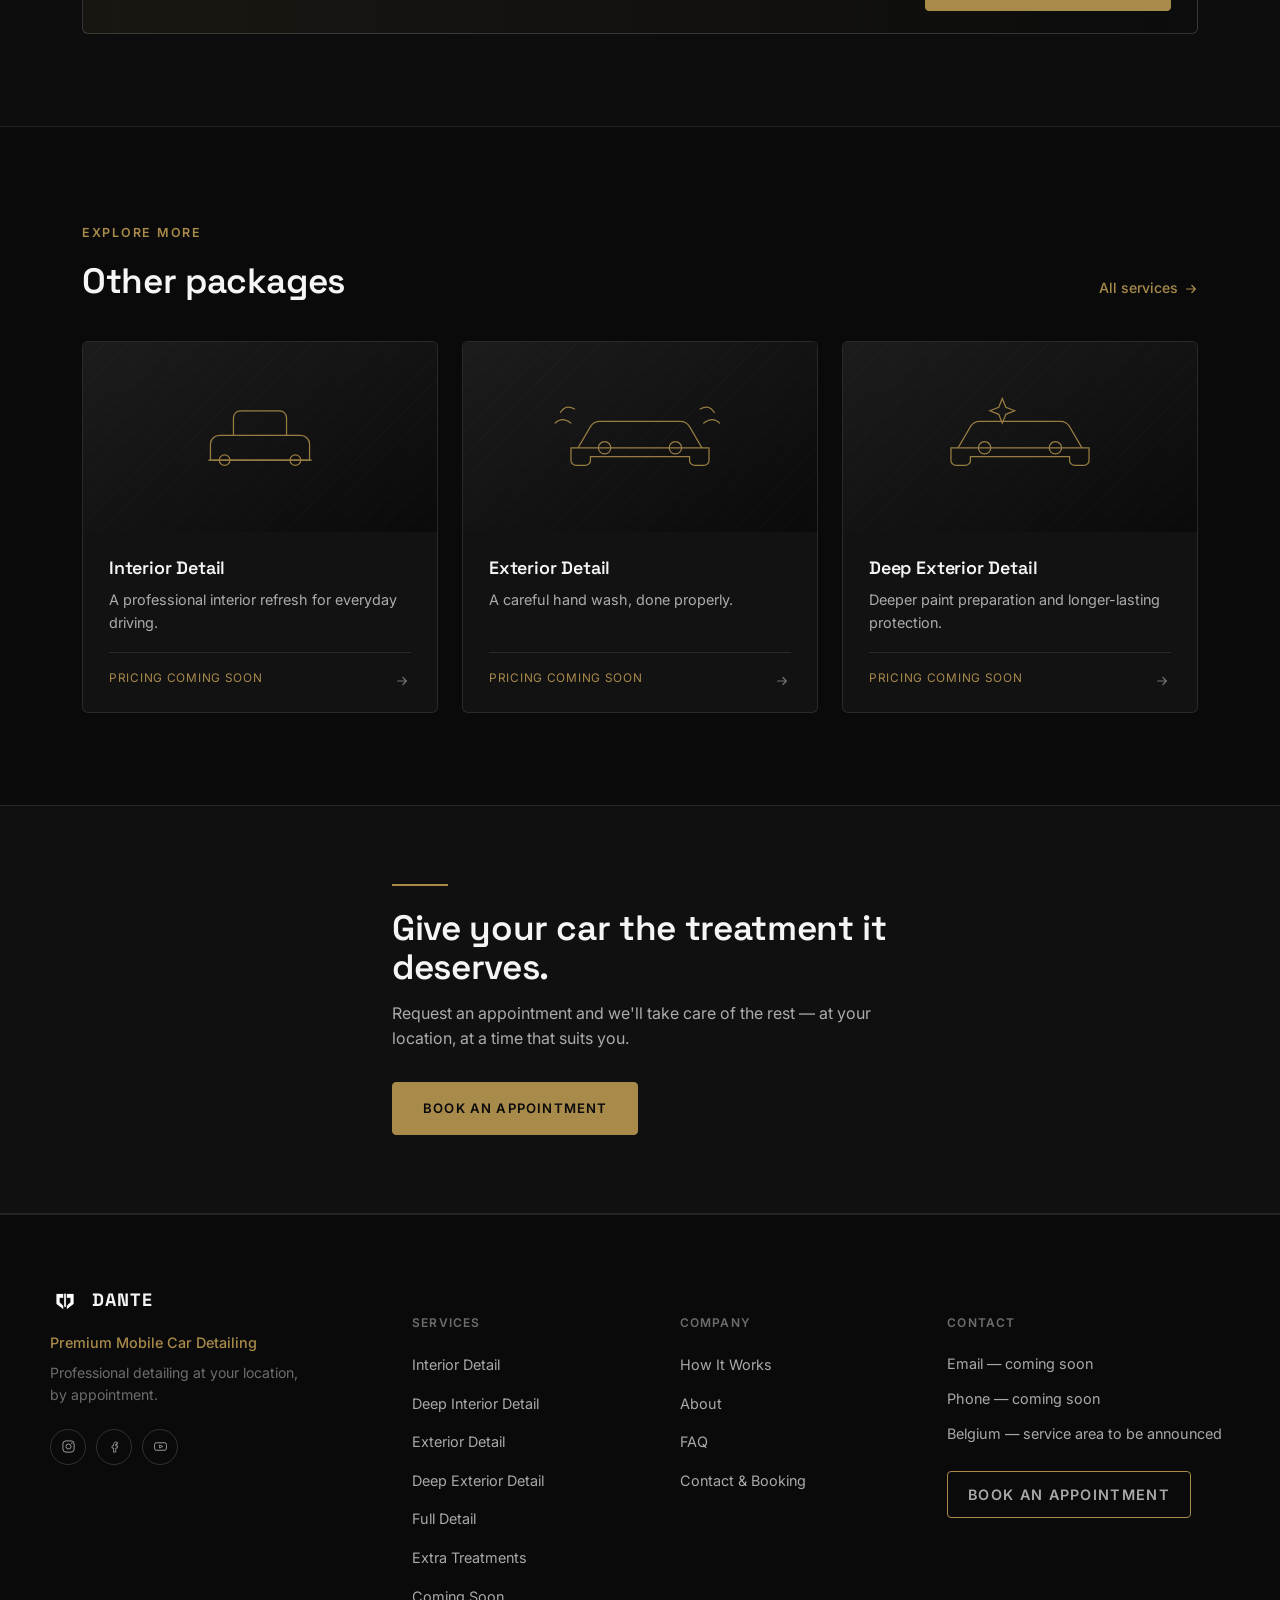
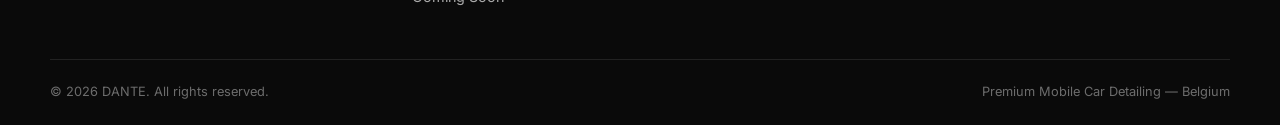
<file: service-deep-interior.html>
<!DOCTYPE html>
<html lang="en">
<head>
<meta charset="UTF-8">
<meta name="viewport" content="width=device-width, initial-scale=1.0">
<title>Deep Interior Detail — DANTE | Premium Mobile Car Detailing</title>
<meta name="description" content="Everything from Interior Detail plus deep fabric, carpet and seam cleaning for a more thorough interior result.">
<link rel="icon" href="assets/img/logo-mark.png">
<link rel="stylesheet" href="assets/css/style.css">
</head>
<body data-page="services">

<div id="site-header"></div>

<main>

  <section class="page-header">
    <div class="wrap">
      <div class="breadcrumb">
        <a href="index.html">Home</a><span>/</span><a href="services.html">Services</a><span>/</span><span>Deep Interior Detail</span>
      </div>
      <span class="eyebrow">Interior Package</span>
      <h1 class="h1">Deep Interior Detail</h1>
      <p class="lede">Everything from Interior Detail, taken further — for interiors that need more than a routine refresh.</p>
    </div>
  </section>

  <section class="section">
    <div class="wrap split">
      <div class="split-media media-frame">
        <img src="assets/img/card-deep-interior.svg" alt="">
      </div>
      <div>
        <span class="tag-pill" style="margin-bottom:18px;">Builds on <a href="service-interior.html" style="color:var(--c-gold);margin-left:4px;">Interior Detail</a></span><br>
        <h2 class="h3" style="margin-bottom:6px;">What's included</h2>
        <p class="body-dim" style="margin-bottom:4px;">Everything from Interior Detail, plus:</p>
        <ul class="included-list">
          <li><svg viewBox="0 0 24 24" fill="none" stroke="currentColor" stroke-width="1.6"><path d="M5 12.5l4.5 4.5L19 7" stroke-linecap="round" stroke-linejoin="round"/></svg><span>Deep cleaning of fabric seats</span></li>
          <li><svg viewBox="0 0 24 24" fill="none" stroke="currentColor" stroke-width="1.6"><path d="M5 12.5l4.5 4.5L19 7" stroke-linecap="round" stroke-linejoin="round"/></svg><span>Deep cleaning of carpets and mats</span></li>
          <li><svg viewBox="0 0 24 24" fill="none" stroke="currentColor" stroke-width="1.6"><path d="M5 12.5l4.5 4.5L19 7" stroke-linecap="round" stroke-linejoin="round"/></svg><span>More thorough seams, gaps and difficult areas</span></li>
          <li><svg viewBox="0 0 24 24" fill="none" stroke="currentColor" stroke-width="1.6"><path d="M5 12.5l4.5 4.5L19 7" stroke-linecap="round" stroke-linejoin="round"/></svg><span>Deeper interior surface cleaning</span></li>
          <li><svg viewBox="0 0 24 24" fill="none" stroke="currentColor" stroke-width="1.6"><path d="M5 12.5l4.5 4.5L19 7" stroke-linecap="round" stroke-linejoin="round"/></svg><span>More extensive interior detailing</span></li>
          <li><svg viewBox="0 0 24 24" fill="none" stroke="currentColor" stroke-width="1.6"><path d="M5 12.5l4.5 4.5L19 7" stroke-linecap="round" stroke-linejoin="round"/></svg><span>Appropriate treatment for different interior materials</span></li>
          <li><svg viewBox="0 0 24 24" fill="none" stroke="currentColor" stroke-width="1.6"><path d="M5 12.5l4.5 4.5L19 7" stroke-linecap="round" stroke-linejoin="round"/></svg><span>Final inspection and finishing</span></li>
        </ul>
      </div>
    </div>
  </section>

  <section class="section section-alt">
    <div class="wrap">
      <div class="policy-card" style="max-width:760px;">
        <div class="policy-card-head"><svg viewBox="0 0 24 24" fill="none" stroke="currentColor" stroke-width="1.4"><circle cx="12" cy="12" r="9"/><path d="M12 8v5"/><circle cx="12" cy="16.2" r="0.9" fill="currentColor"/></svg><h4>Not automatically included</h4></div>
        <p>Special treatments such as excessive pet hair, extreme stains, strong odors and restoration work are not automatically included, even in the deep package. These are available as <a href="extra-treatments.html" style="color:var(--c-gold);">Extra Treatments</a>, always discussed and agreed with you first.</p>
      </div>
    </div>
  </section>

  <section class="section section-alt">
    <div class="wrap">
      <div class="price-banner">
        <div>
          <span class="eyebrow" style="margin-bottom:2px;">Deep Interior Detail</span>
          <strong>Pricing coming soon</strong>
        </div>
        <a href="contact.html" class="btn btn-gold">Book an Appointment</a>
      </div>
    </div>
  </section>

  <section class="section">
    <div class="wrap">
      <div class="section-head">
        <div>
          <span class="eyebrow">Explore More</span>
          <h2 class="h2">Other packages</h2>
        </div>
        <a href="services.html" class="text-link">All services <svg viewBox="0 0 16 16" width="14" height="14" fill="none" stroke="currentColor" stroke-width="1.4"><path d="M3 8h10M9 4l4 4-4 4" stroke-linecap="round" stroke-linejoin="round"/></svg></a>
      </div>
      <div class="grid grid-3">
        <a href="service-interior.html" class="card service-card">
          <div class="service-card-media"><img src="assets/img/card-interior.svg" alt=""></div>
          <div class="service-card-body">
            <h3>Interior Detail</h3>
            <p>A professional interior refresh for everyday driving.</p>
            <div class="service-card-foot">
              <span class="price-note">Pricing coming soon</span>
              <span class="card-arrow"><svg viewBox="0 0 16 16" width="14" height="14" fill="none" stroke="currentColor" stroke-width="1.4"><path d="M3 8h10M9 4l4 4-4 4" stroke-linecap="round" stroke-linejoin="round"/></svg></span>
            </div>
          </div>
        </a>
        <a href="service-exterior.html" class="card service-card">
          <div class="service-card-media"><img src="assets/img/card-exterior.svg" alt=""></div>
          <div class="service-card-body">
            <h3>Exterior Detail</h3>
            <p>A careful hand wash, done properly.</p>
            <div class="service-card-foot">
              <span class="price-note">Pricing coming soon</span>
              <span class="card-arrow"><svg viewBox="0 0 16 16" width="14" height="14" fill="none" stroke="currentColor" stroke-width="1.4"><path d="M3 8h10M9 4l4 4-4 4" stroke-linecap="round" stroke-linejoin="round"/></svg></span>
            </div>
          </div>
        </a>
        <a href="service-deep-exterior.html" class="card service-card">
          <div class="service-card-media"><img src="assets/img/card-deep-exterior.svg" alt=""></div>
          <div class="service-card-body">
            <h3>Deep Exterior Detail</h3>
            <p>Deeper paint preparation and longer-lasting protection.</p>
            <div class="service-card-foot">
              <span class="price-note">Pricing coming soon</span>
              <span class="card-arrow"><svg viewBox="0 0 16 16" width="14" height="14" fill="none" stroke="currentColor" stroke-width="1.4"><path d="M3 8h10M9 4l4 4-4 4" stroke-linecap="round" stroke-linejoin="round"/></svg></span>
            </div>
          </div>
        </a>
      </div>
    </div>
  </section>

  <section class="cta-band">
    <div class="wrap cta-band-inner">
      <div class="cta-rule"></div>
      <h2 class="h2">Give your car the treatment it deserves.</h2>
      <p>Request an appointment and we'll take care of the rest — at your location, at a time that suits you.</p>
      <a href="contact.html" class="btn btn-gold">Book an Appointment</a>
    </div>
  </section>

</main>

<div id="site-footer"></div>

<script src="assets/js/main.js"></script>
</body>
</html>
</file>
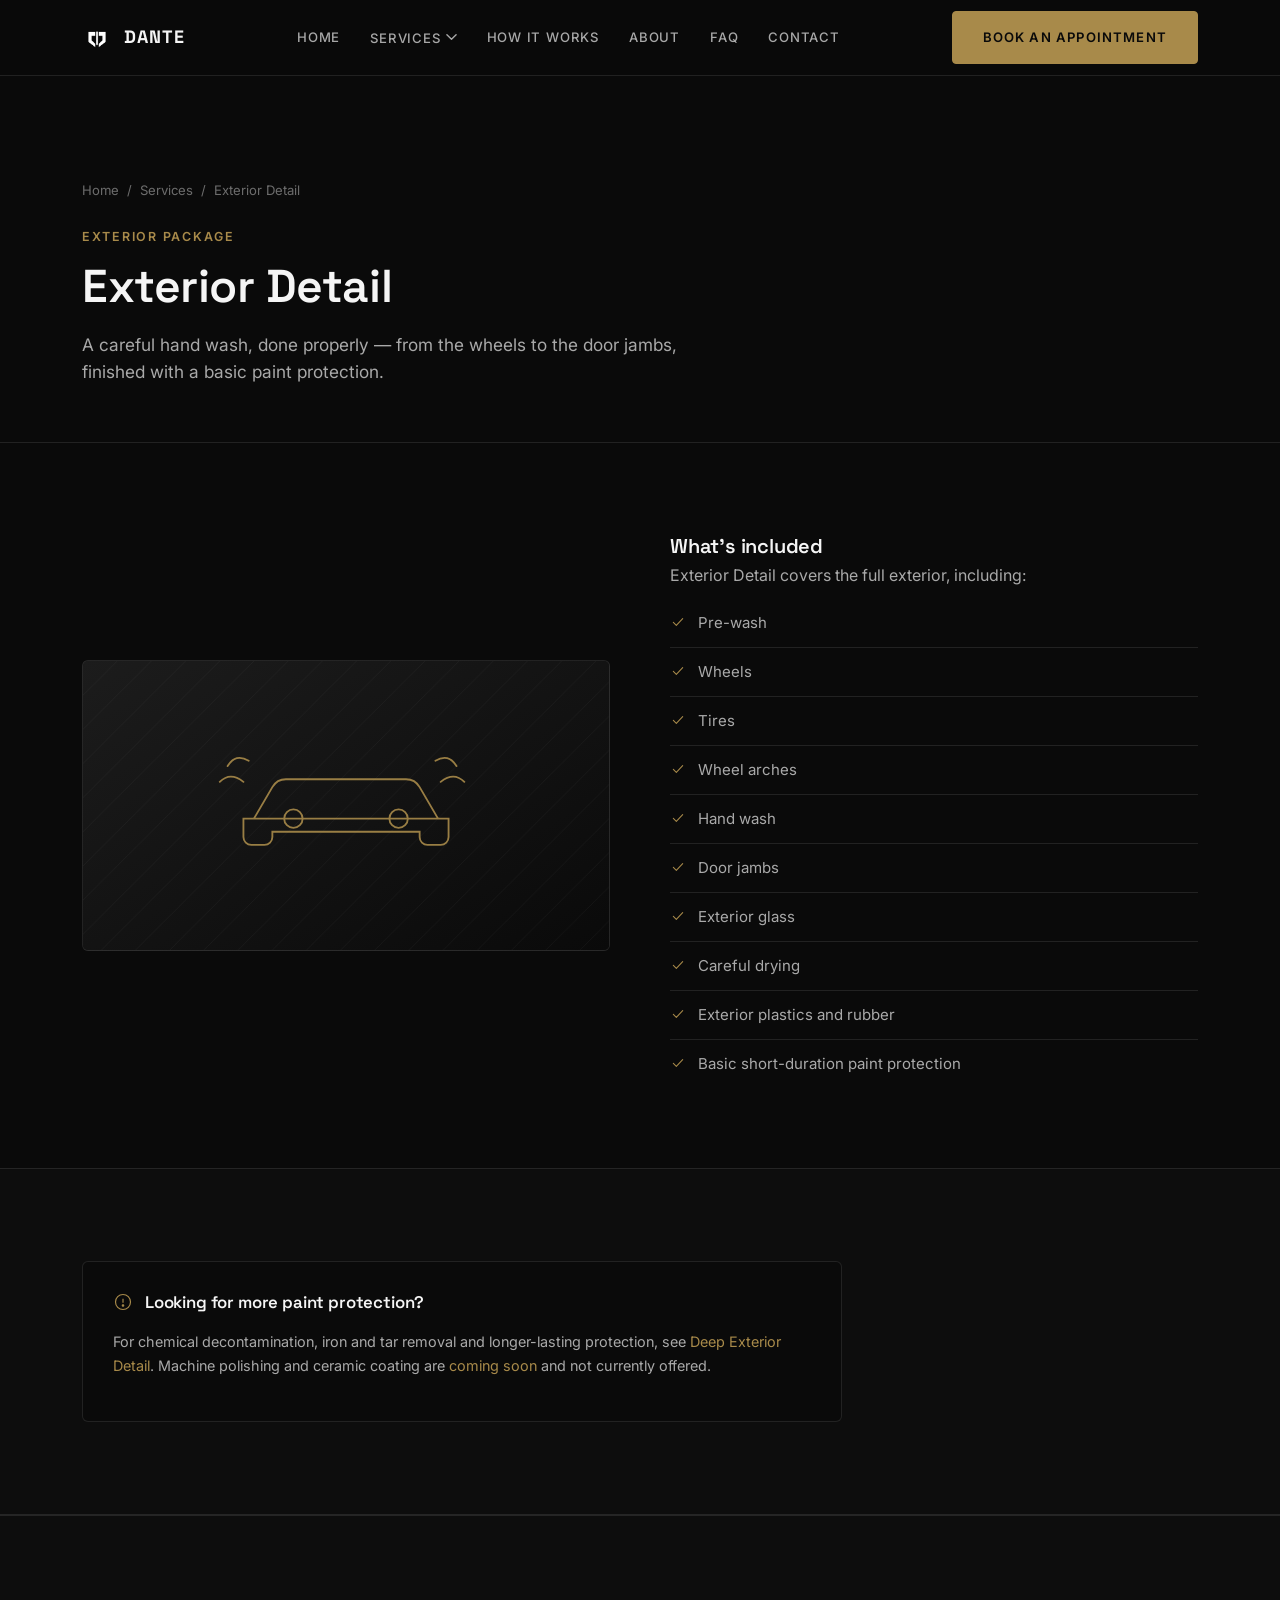
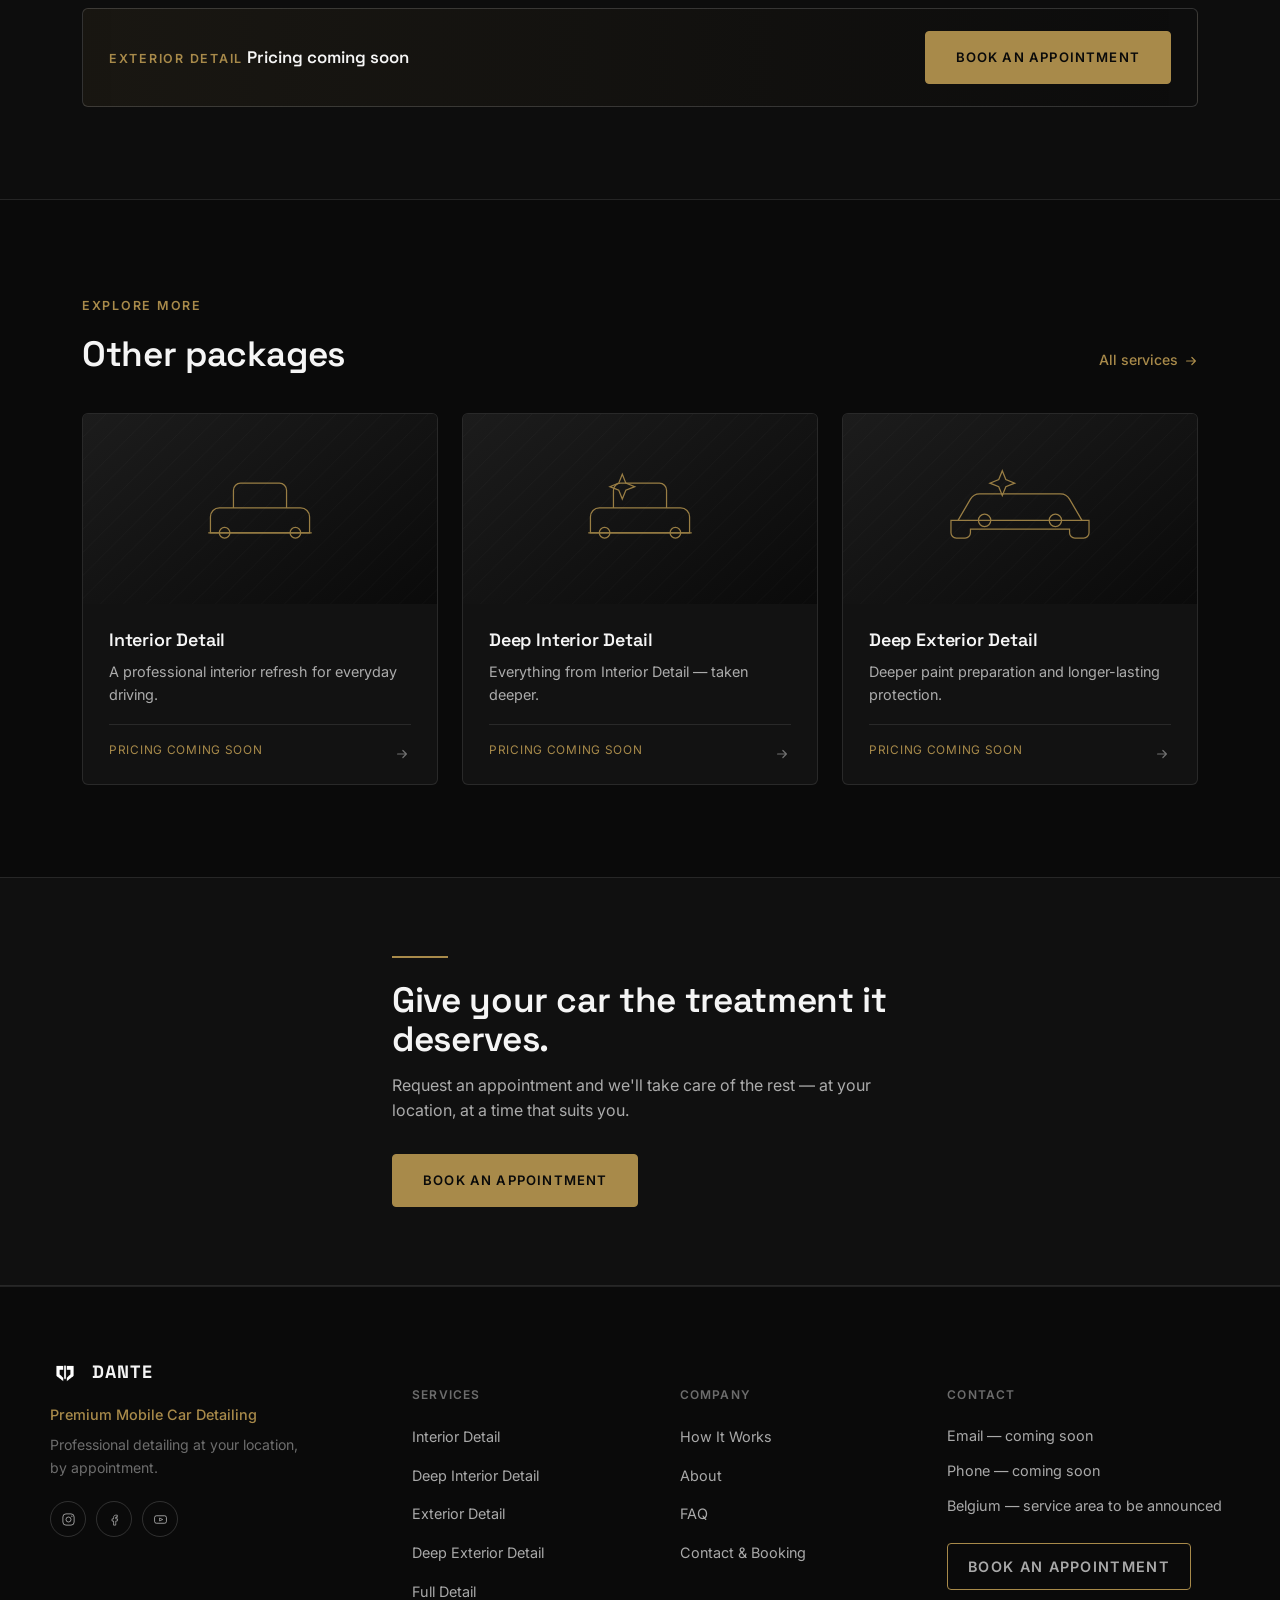
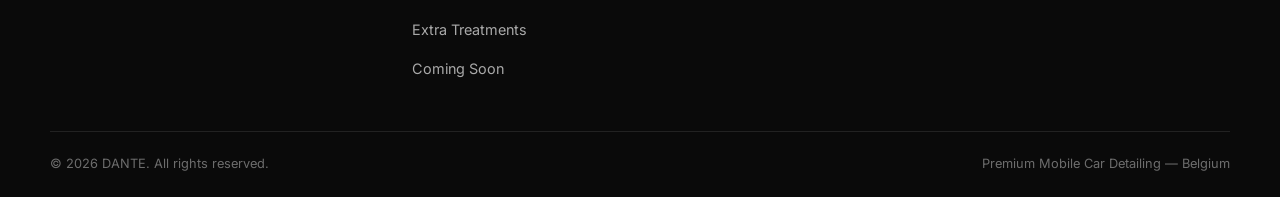
<file: service-exterior.html>
<!DOCTYPE html>
<html lang="en">
<head>
<meta charset="UTF-8">
<meta name="viewport" content="width=device-width, initial-scale=1.0">
<title>Exterior Detail — DANTE | Premium Mobile Car Detailing</title>
<meta name="description" content="Full exterior wash: pre-wash, wheels, tires, hand wash, door jambs, glass and basic paint protection.">
<link rel="icon" href="assets/img/logo-mark.png">
<link rel="stylesheet" href="assets/css/style.css">
</head>
<body data-page="services">

<div id="site-header"></div>

<main>

  <section class="page-header">
    <div class="wrap">
      <div class="breadcrumb">
        <a href="index.html">Home</a><span>/</span><a href="services.html">Services</a><span>/</span><span>Exterior Detail</span>
      </div>
      <span class="eyebrow">Exterior Package</span>
      <h1 class="h1">Exterior Detail</h1>
      <p class="lede">A careful hand wash, done properly — from the wheels to the door jambs, finished with a basic paint protection.</p>
    </div>
  </section>

  <section class="section">
    <div class="wrap split">
      <div class="split-media media-frame">
        <img src="assets/img/card-exterior.svg" alt="">
      </div>
      <div>
        
        <h2 class="h3" style="margin-bottom:6px;">What's included</h2>
        <p class="body-dim" style="margin-bottom:4px;">Exterior Detail covers the full exterior, including:</p>
        <ul class="included-list">
          <li><svg viewBox="0 0 24 24" fill="none" stroke="currentColor" stroke-width="1.6"><path d="M5 12.5l4.5 4.5L19 7" stroke-linecap="round" stroke-linejoin="round"/></svg><span>Pre-wash</span></li>
          <li><svg viewBox="0 0 24 24" fill="none" stroke="currentColor" stroke-width="1.6"><path d="M5 12.5l4.5 4.5L19 7" stroke-linecap="round" stroke-linejoin="round"/></svg><span>Wheels</span></li>
          <li><svg viewBox="0 0 24 24" fill="none" stroke="currentColor" stroke-width="1.6"><path d="M5 12.5l4.5 4.5L19 7" stroke-linecap="round" stroke-linejoin="round"/></svg><span>Tires</span></li>
          <li><svg viewBox="0 0 24 24" fill="none" stroke="currentColor" stroke-width="1.6"><path d="M5 12.5l4.5 4.5L19 7" stroke-linecap="round" stroke-linejoin="round"/></svg><span>Wheel arches</span></li>
          <li><svg viewBox="0 0 24 24" fill="none" stroke="currentColor" stroke-width="1.6"><path d="M5 12.5l4.5 4.5L19 7" stroke-linecap="round" stroke-linejoin="round"/></svg><span>Hand wash</span></li>
          <li><svg viewBox="0 0 24 24" fill="none" stroke="currentColor" stroke-width="1.6"><path d="M5 12.5l4.5 4.5L19 7" stroke-linecap="round" stroke-linejoin="round"/></svg><span>Door jambs</span></li>
          <li><svg viewBox="0 0 24 24" fill="none" stroke="currentColor" stroke-width="1.6"><path d="M5 12.5l4.5 4.5L19 7" stroke-linecap="round" stroke-linejoin="round"/></svg><span>Exterior glass</span></li>
          <li><svg viewBox="0 0 24 24" fill="none" stroke="currentColor" stroke-width="1.6"><path d="M5 12.5l4.5 4.5L19 7" stroke-linecap="round" stroke-linejoin="round"/></svg><span>Careful drying</span></li>
          <li><svg viewBox="0 0 24 24" fill="none" stroke="currentColor" stroke-width="1.6"><path d="M5 12.5l4.5 4.5L19 7" stroke-linecap="round" stroke-linejoin="round"/></svg><span>Exterior plastics and rubber</span></li>
          <li><svg viewBox="0 0 24 24" fill="none" stroke="currentColor" stroke-width="1.6"><path d="M5 12.5l4.5 4.5L19 7" stroke-linecap="round" stroke-linejoin="round"/></svg><span>Basic short-duration paint protection</span></li>
        </ul>
      </div>
    </div>
  </section>

  <section class="section section-alt">
    <div class="wrap">
      <div class="policy-card" style="max-width:760px;">
        <div class="policy-card-head"><svg viewBox="0 0 24 24" fill="none" stroke="currentColor" stroke-width="1.4"><circle cx="12" cy="12" r="9"/><path d="M12 8v5"/><circle cx="12" cy="16.2" r="0.9" fill="currentColor"/></svg><h4>Looking for more paint protection?</h4></div>
        <p>For chemical decontamination, iron and tar removal and longer-lasting protection, see <a href="service-deep-exterior.html" style="color:var(--c-gold);">Deep Exterior Detail</a>. Machine polishing and ceramic coating are <a href="coming-soon.html" style="color:var(--c-gold);">coming soon</a> and not currently offered.</p>
      </div>
    </div>
  </section>

  <section class="section section-alt">
    <div class="wrap">
      <div class="price-banner">
        <div>
          <span class="eyebrow" style="margin-bottom:2px;">Exterior Detail</span>
          <strong>Pricing coming soon</strong>
        </div>
        <a href="contact.html" class="btn btn-gold">Book an Appointment</a>
      </div>
    </div>
  </section>

  <section class="section">
    <div class="wrap">
      <div class="section-head">
        <div>
          <span class="eyebrow">Explore More</span>
          <h2 class="h2">Other packages</h2>
        </div>
        <a href="services.html" class="text-link">All services <svg viewBox="0 0 16 16" width="14" height="14" fill="none" stroke="currentColor" stroke-width="1.4"><path d="M3 8h10M9 4l4 4-4 4" stroke-linecap="round" stroke-linejoin="round"/></svg></a>
      </div>
      <div class="grid grid-3">
        <a href="service-interior.html" class="card service-card">
          <div class="service-card-media"><img src="assets/img/card-interior.svg" alt=""></div>
          <div class="service-card-body">
            <h3>Interior Detail</h3>
            <p>A professional interior refresh for everyday driving.</p>
            <div class="service-card-foot">
              <span class="price-note">Pricing coming soon</span>
              <span class="card-arrow"><svg viewBox="0 0 16 16" width="14" height="14" fill="none" stroke="currentColor" stroke-width="1.4"><path d="M3 8h10M9 4l4 4-4 4" stroke-linecap="round" stroke-linejoin="round"/></svg></span>
            </div>
          </div>
        </a>
        <a href="service-deep-interior.html" class="card service-card">
          <div class="service-card-media"><img src="assets/img/card-deep-interior.svg" alt=""></div>
          <div class="service-card-body">
            <h3>Deep Interior Detail</h3>
            <p>Everything from Interior Detail — taken deeper.</p>
            <div class="service-card-foot">
              <span class="price-note">Pricing coming soon</span>
              <span class="card-arrow"><svg viewBox="0 0 16 16" width="14" height="14" fill="none" stroke="currentColor" stroke-width="1.4"><path d="M3 8h10M9 4l4 4-4 4" stroke-linecap="round" stroke-linejoin="round"/></svg></span>
            </div>
          </div>
        </a>
        <a href="service-deep-exterior.html" class="card service-card">
          <div class="service-card-media"><img src="assets/img/card-deep-exterior.svg" alt=""></div>
          <div class="service-card-body">
            <h3>Deep Exterior Detail</h3>
            <p>Deeper paint preparation and longer-lasting protection.</p>
            <div class="service-card-foot">
              <span class="price-note">Pricing coming soon</span>
              <span class="card-arrow"><svg viewBox="0 0 16 16" width="14" height="14" fill="none" stroke="currentColor" stroke-width="1.4"><path d="M3 8h10M9 4l4 4-4 4" stroke-linecap="round" stroke-linejoin="round"/></svg></span>
            </div>
          </div>
        </a>
      </div>
    </div>
  </section>

  <section class="cta-band">
    <div class="wrap cta-band-inner">
      <div class="cta-rule"></div>
      <h2 class="h2">Give your car the treatment it deserves.</h2>
      <p>Request an appointment and we'll take care of the rest — at your location, at a time that suits you.</p>
      <a href="contact.html" class="btn btn-gold">Book an Appointment</a>
    </div>
  </section>

</main>

<div id="site-footer"></div>

<script src="assets/js/main.js"></script>
</body>
</html>
</file>
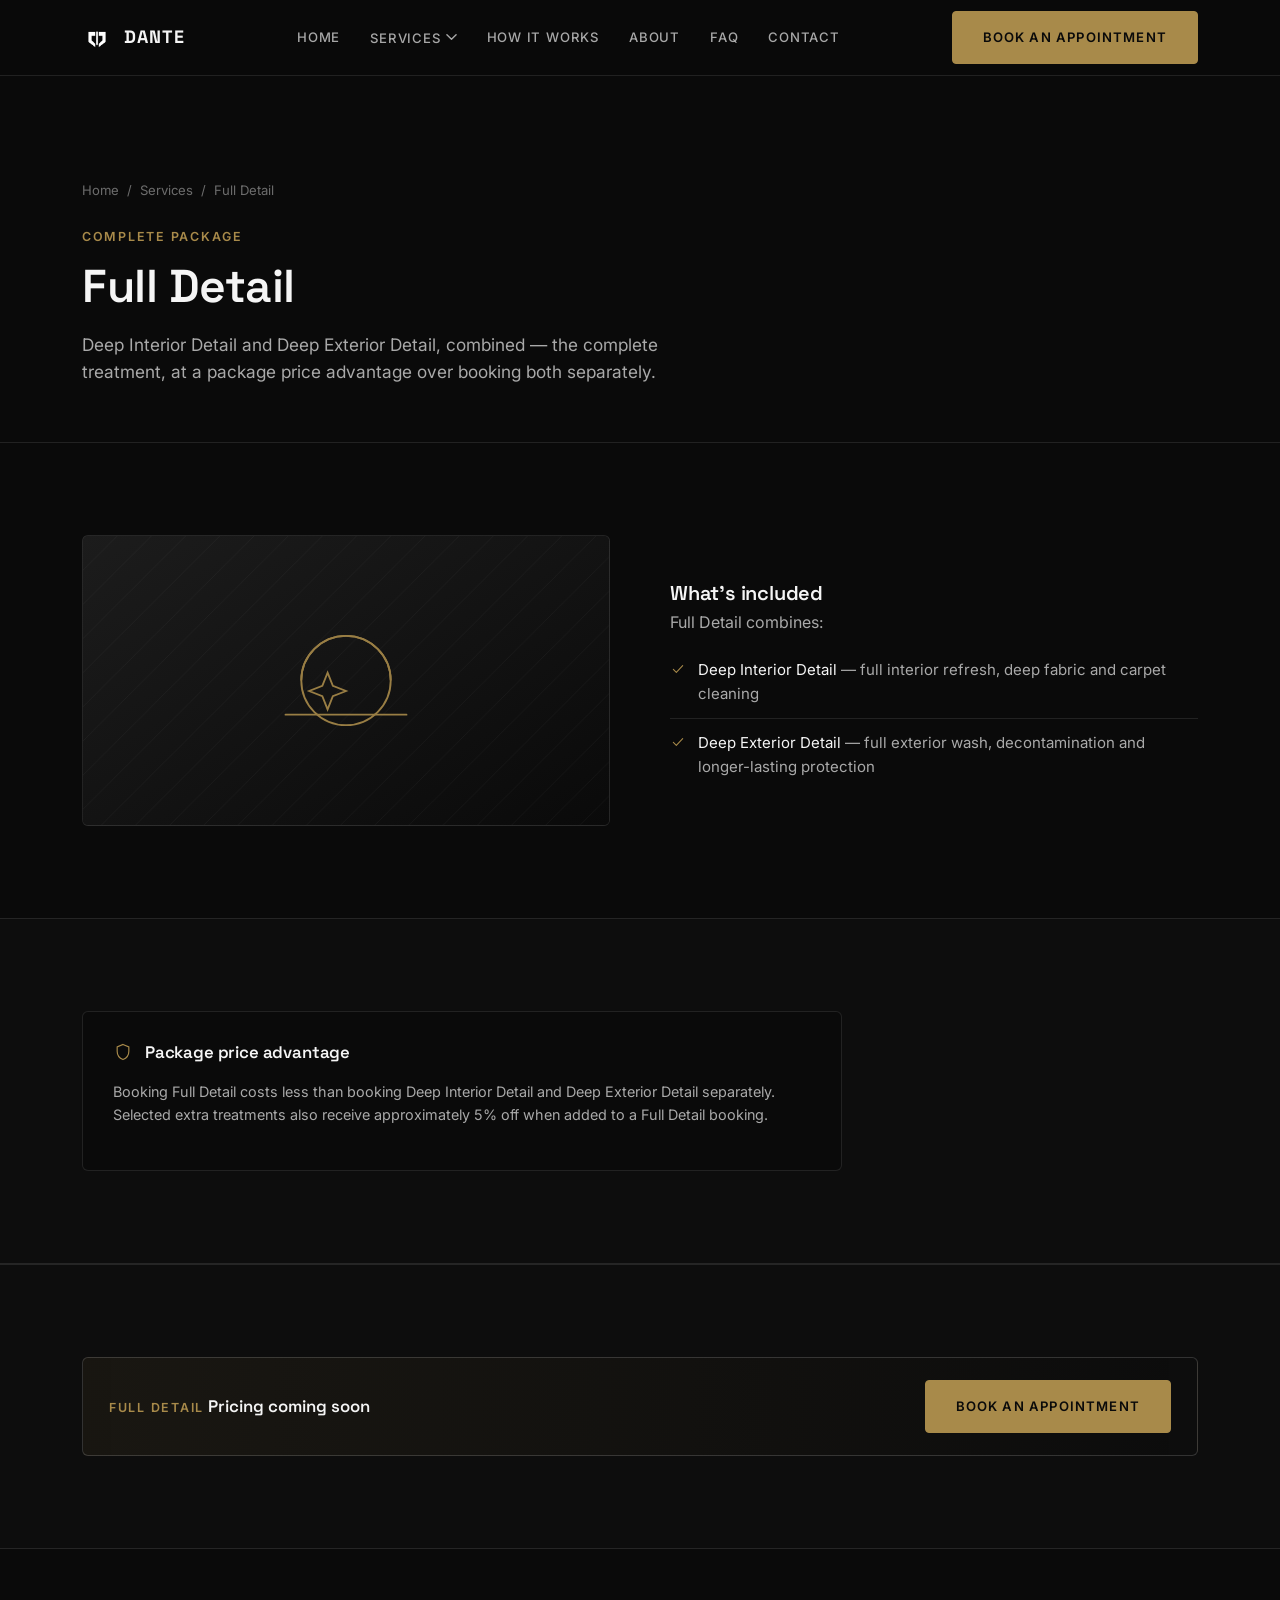
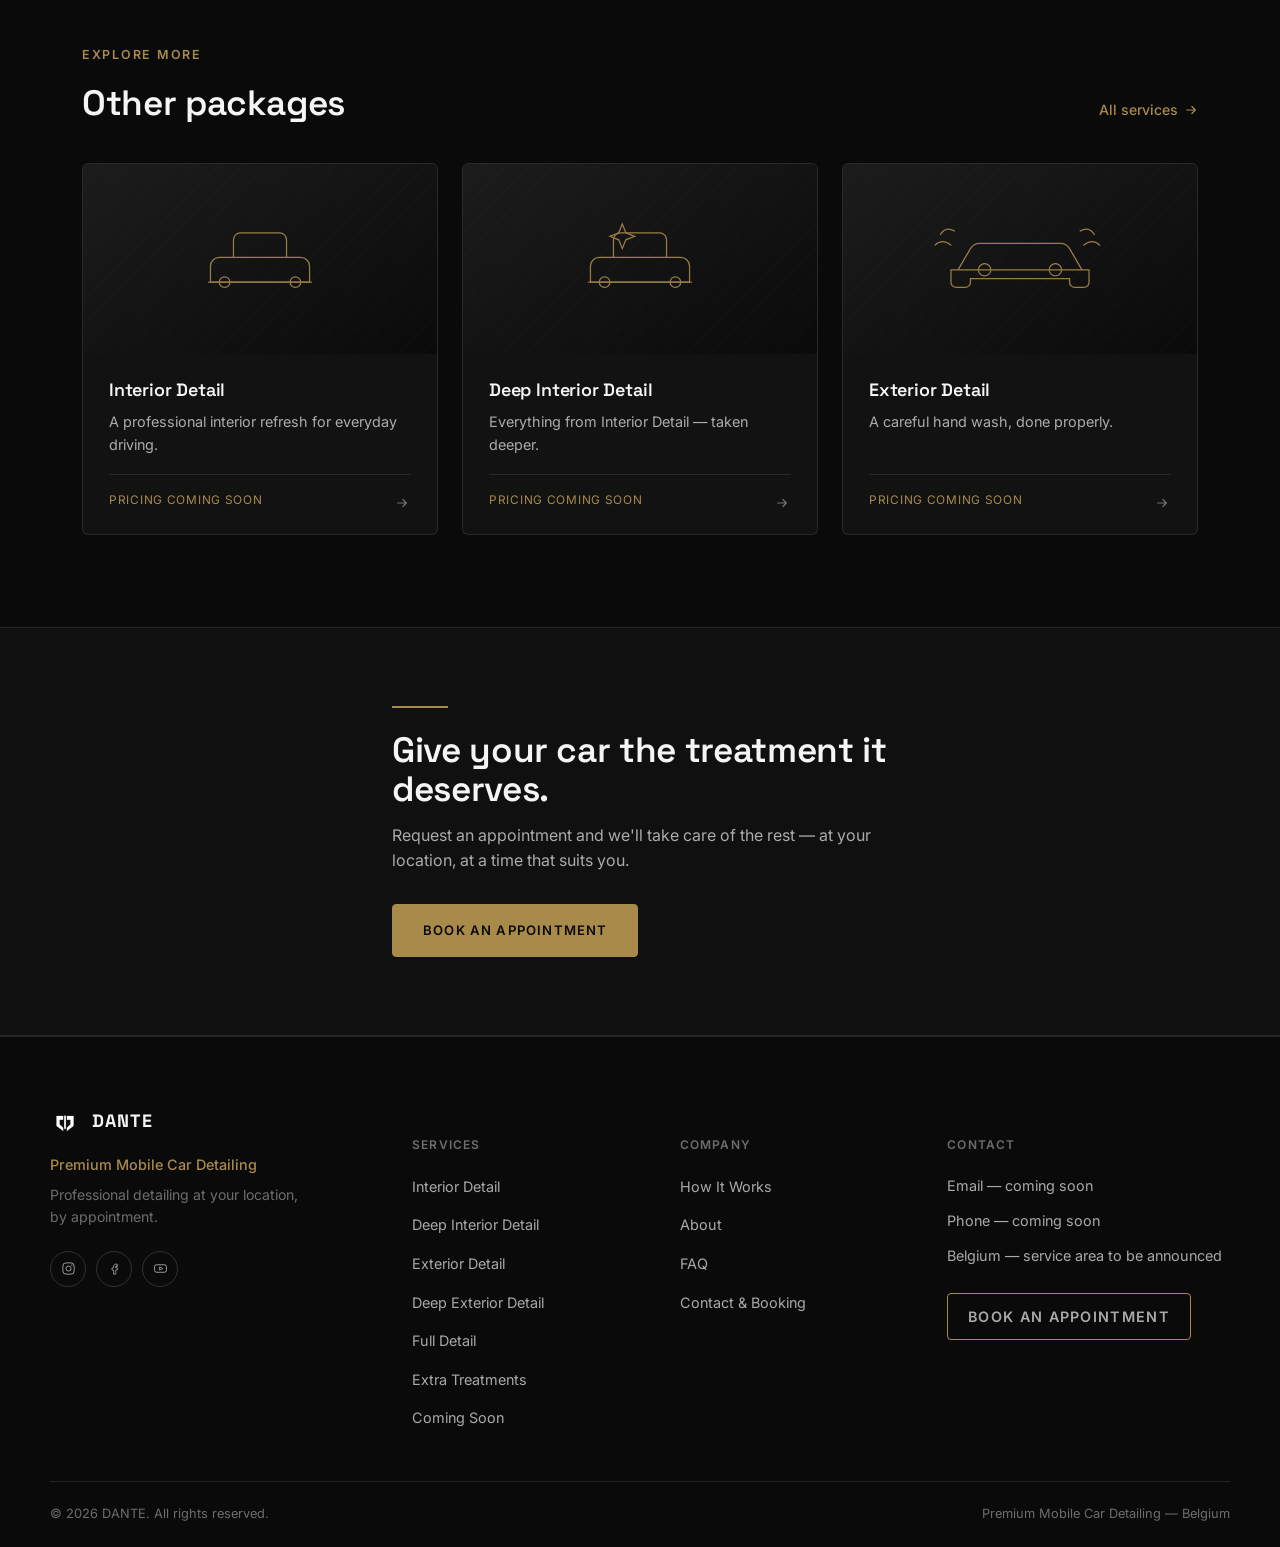
<file: service-full.html>
<!DOCTYPE html>
<html lang="en">
<head>
<meta charset="UTF-8">
<meta name="viewport" content="width=device-width, initial-scale=1.0">
<title>Full Detail — DANTE | Premium Mobile Car Detailing</title>
<meta name="description" content="The complete DANTE package: Deep Interior Detail and Deep Exterior Detail combined, at a package price advantage.">
<link rel="icon" href="assets/img/logo-mark.png">
<link rel="stylesheet" href="assets/css/style.css">
</head>
<body data-page="services">

<div id="site-header"></div>

<main>

  <section class="page-header">
    <div class="wrap">
      <div class="breadcrumb">
        <a href="index.html">Home</a><span>/</span><a href="services.html">Services</a><span>/</span><span>Full Detail</span>
      </div>
      <span class="eyebrow">Complete Package</span>
      <h1 class="h1">Full Detail</h1>
      <p class="lede">Deep Interior Detail and Deep Exterior Detail, combined — the complete treatment, at a package price advantage over booking both separately.</p>
    </div>
  </section>

  <section class="section">
    <div class="wrap split">
      <div class="split-media media-frame">
        <img src="assets/img/card-full.svg" alt="">
      </div>
      <div>
        
        <h2 class="h3" style="margin-bottom:6px;">What's included</h2>
        <p class="body-dim" style="margin-bottom:4px;">Full Detail combines:</p>
        <ul class="included-list">
          <li><svg viewBox="0 0 24 24" fill="none" stroke="currentColor" stroke-width="1.6"><path d="M5 12.5l4.5 4.5L19 7" stroke-linecap="round" stroke-linejoin="round"/></svg><span><a href="service-deep-interior.html" style="color:var(--c-white);">Deep Interior Detail</a> — full interior refresh, deep fabric and carpet cleaning</span></li>
          <li><svg viewBox="0 0 24 24" fill="none" stroke="currentColor" stroke-width="1.6"><path d="M5 12.5l4.5 4.5L19 7" stroke-linecap="round" stroke-linejoin="round"/></svg><span><a href="service-deep-exterior.html" style="color:var(--c-white);">Deep Exterior Detail</a> — full exterior wash, decontamination and longer-lasting protection</span></li>
        </ul>
      </div>
    </div>
  </section>

  <section class="section section-alt">
    <div class="wrap">
      <div class="policy-card" style="max-width:760px;">
        <div class="policy-card-head"><svg viewBox="0 0 24 24" fill="none" stroke="currentColor" stroke-width="1.4"><path d="M12 3l7 3v5c0 5-3 8.4-7 10-4-1.6-7-5-7-10V6l7-3z"/></svg><h4>Package price advantage</h4></div>
        <p>Booking Full Detail costs less than booking Deep Interior Detail and Deep Exterior Detail separately. Selected extra treatments also receive approximately 5% off when added to a Full Detail booking.</p>
      </div>
    </div>
  </section>

  <section class="section section-alt">
    <div class="wrap">
      <div class="price-banner">
        <div>
          <span class="eyebrow" style="margin-bottom:2px;">Full Detail</span>
          <strong>Pricing coming soon</strong>
        </div>
        <a href="contact.html" class="btn btn-gold">Book an Appointment</a>
      </div>
    </div>
  </section>

  <section class="section">
    <div class="wrap">
      <div class="section-head">
        <div>
          <span class="eyebrow">Explore More</span>
          <h2 class="h2">Other packages</h2>
        </div>
        <a href="services.html" class="text-link">All services <svg viewBox="0 0 16 16" width="14" height="14" fill="none" stroke="currentColor" stroke-width="1.4"><path d="M3 8h10M9 4l4 4-4 4" stroke-linecap="round" stroke-linejoin="round"/></svg></a>
      </div>
      <div class="grid grid-3">
        <a href="service-interior.html" class="card service-card">
          <div class="service-card-media"><img src="assets/img/card-interior.svg" alt=""></div>
          <div class="service-card-body">
            <h3>Interior Detail</h3>
            <p>A professional interior refresh for everyday driving.</p>
            <div class="service-card-foot">
              <span class="price-note">Pricing coming soon</span>
              <span class="card-arrow"><svg viewBox="0 0 16 16" width="14" height="14" fill="none" stroke="currentColor" stroke-width="1.4"><path d="M3 8h10M9 4l4 4-4 4" stroke-linecap="round" stroke-linejoin="round"/></svg></span>
            </div>
          </div>
        </a>
        <a href="service-deep-interior.html" class="card service-card">
          <div class="service-card-media"><img src="assets/img/card-deep-interior.svg" alt=""></div>
          <div class="service-card-body">
            <h3>Deep Interior Detail</h3>
            <p>Everything from Interior Detail — taken deeper.</p>
            <div class="service-card-foot">
              <span class="price-note">Pricing coming soon</span>
              <span class="card-arrow"><svg viewBox="0 0 16 16" width="14" height="14" fill="none" stroke="currentColor" stroke-width="1.4"><path d="M3 8h10M9 4l4 4-4 4" stroke-linecap="round" stroke-linejoin="round"/></svg></span>
            </div>
          </div>
        </a>
        <a href="service-exterior.html" class="card service-card">
          <div class="service-card-media"><img src="assets/img/card-exterior.svg" alt=""></div>
          <div class="service-card-body">
            <h3>Exterior Detail</h3>
            <p>A careful hand wash, done properly.</p>
            <div class="service-card-foot">
              <span class="price-note">Pricing coming soon</span>
              <span class="card-arrow"><svg viewBox="0 0 16 16" width="14" height="14" fill="none" stroke="currentColor" stroke-width="1.4"><path d="M3 8h10M9 4l4 4-4 4" stroke-linecap="round" stroke-linejoin="round"/></svg></span>
            </div>
          </div>
        </a>
      </div>
    </div>
  </section>

  <section class="cta-band">
    <div class="wrap cta-band-inner">
      <div class="cta-rule"></div>
      <h2 class="h2">Give your car the treatment it deserves.</h2>
      <p>Request an appointment and we'll take care of the rest — at your location, at a time that suits you.</p>
      <a href="contact.html" class="btn btn-gold">Book an Appointment</a>
    </div>
  </section>

</main>

<div id="site-footer"></div>

<script src="assets/js/main.js"></script>
</body>
</html>
</file>
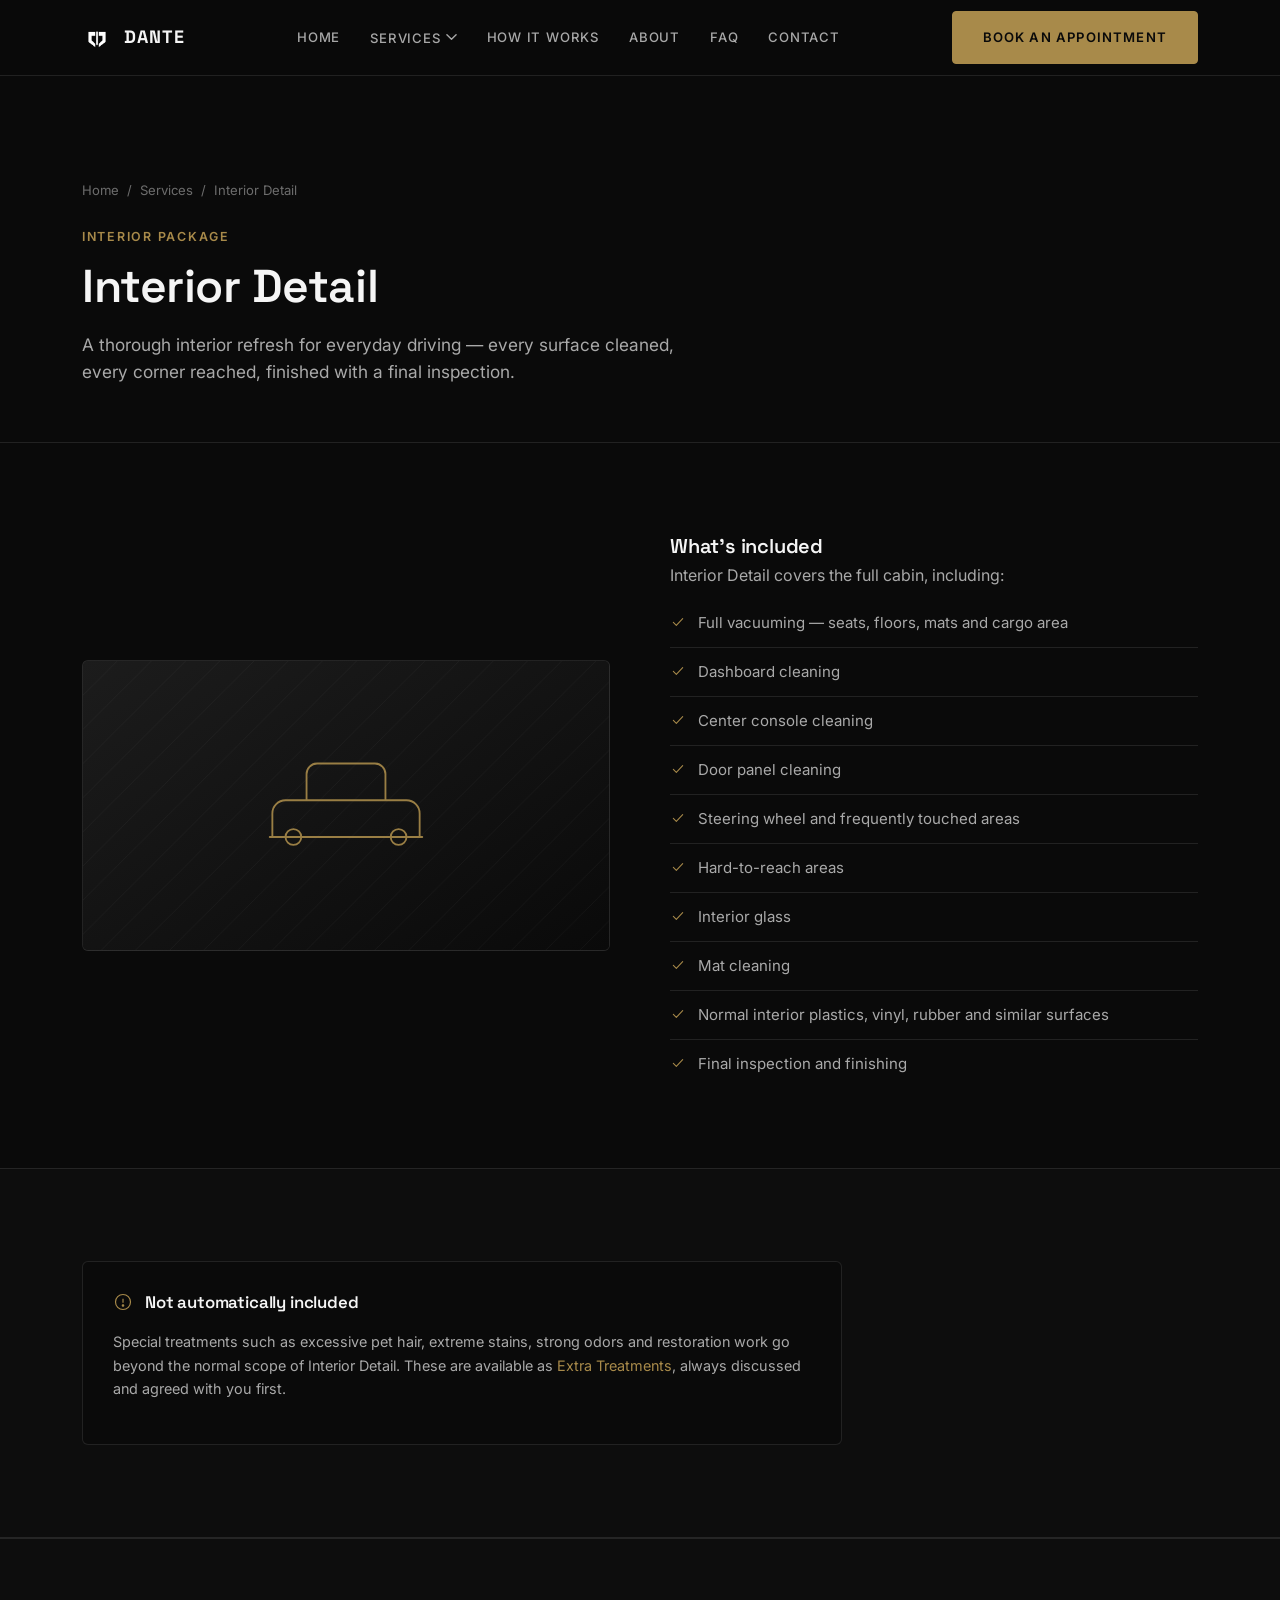
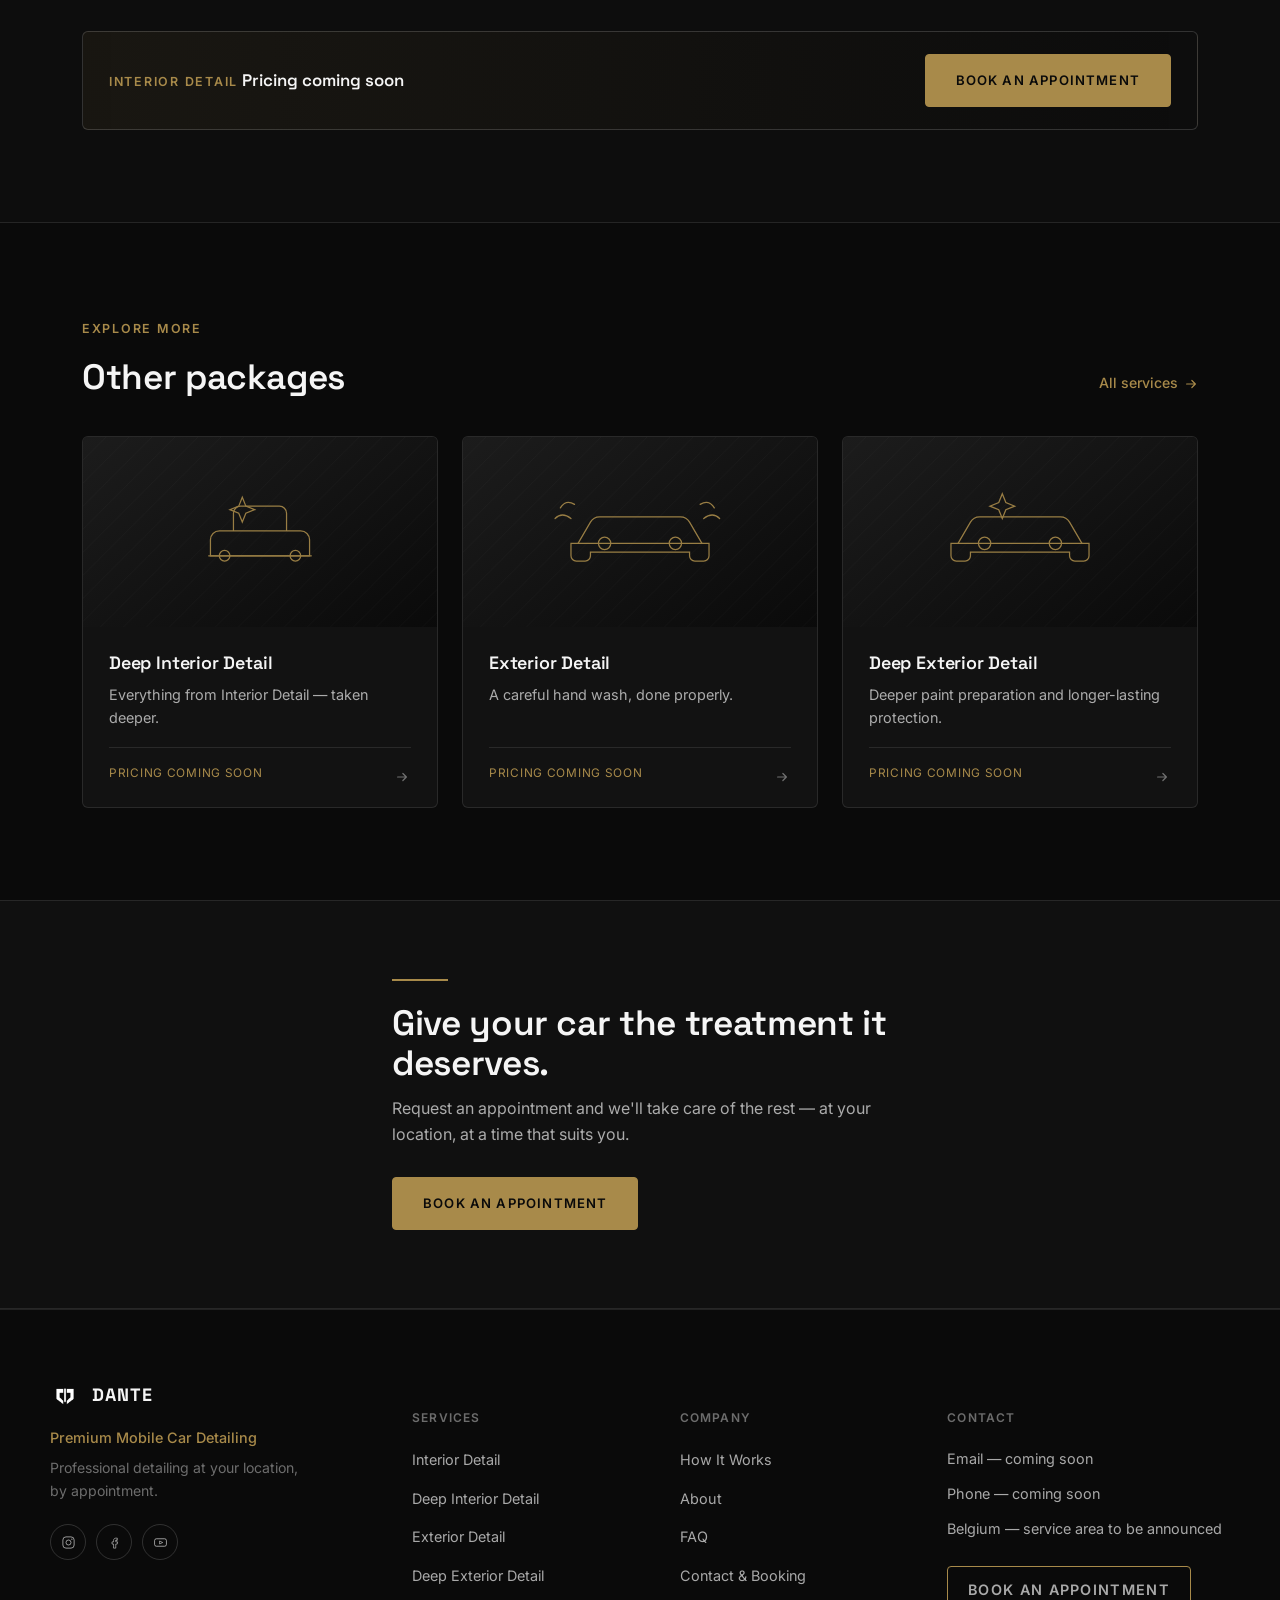
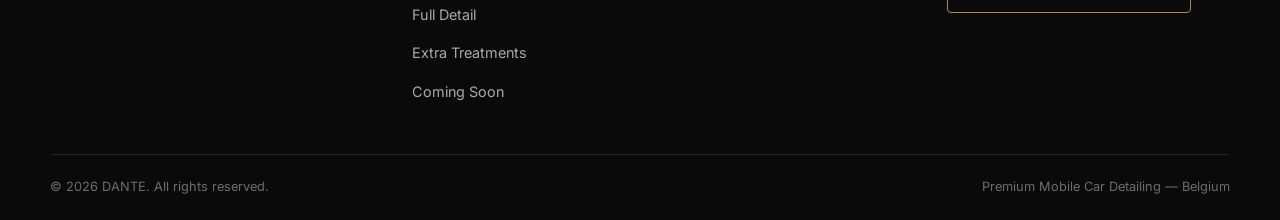
<file: service-interior.html>
<!DOCTYPE html>
<html lang="en">
<head>
<meta charset="UTF-8">
<meta name="viewport" content="width=device-width, initial-scale=1.0">
<title>Interior Detail — DANTE | Premium Mobile Car Detailing</title>
<meta name="description" content="Full interior detailing: vacuuming, dashboard, console, door panels, glass, mats and every frequently-touched surface.">
<link rel="icon" href="assets/img/logo-mark.png">
<link rel="stylesheet" href="assets/css/style.css">
</head>
<body data-page="services">

<div id="site-header"></div>

<main>

  <section class="page-header">
    <div class="wrap">
      <div class="breadcrumb">
        <a href="index.html">Home</a><span>/</span><a href="services.html">Services</a><span>/</span><span>Interior Detail</span>
      </div>
      <span class="eyebrow">Interior Package</span>
      <h1 class="h1">Interior Detail</h1>
      <p class="lede">A thorough interior refresh for everyday driving — every surface cleaned, every corner reached, finished with a final inspection.</p>
    </div>
  </section>

  <section class="section">
    <div class="wrap split">
      <div class="split-media media-frame">
        <img src="assets/img/card-interior.svg" alt="">
      </div>
      <div>
        
        <h2 class="h3" style="margin-bottom:6px;">What's included</h2>
        <p class="body-dim" style="margin-bottom:4px;">Interior Detail covers the full cabin, including:</p>
        <ul class="included-list">
          <li><svg viewBox="0 0 24 24" fill="none" stroke="currentColor" stroke-width="1.6"><path d="M5 12.5l4.5 4.5L19 7" stroke-linecap="round" stroke-linejoin="round"/></svg><span>Full vacuuming — seats, floors, mats and cargo area</span></li>
          <li><svg viewBox="0 0 24 24" fill="none" stroke="currentColor" stroke-width="1.6"><path d="M5 12.5l4.5 4.5L19 7" stroke-linecap="round" stroke-linejoin="round"/></svg><span>Dashboard cleaning</span></li>
          <li><svg viewBox="0 0 24 24" fill="none" stroke="currentColor" stroke-width="1.6"><path d="M5 12.5l4.5 4.5L19 7" stroke-linecap="round" stroke-linejoin="round"/></svg><span>Center console cleaning</span></li>
          <li><svg viewBox="0 0 24 24" fill="none" stroke="currentColor" stroke-width="1.6"><path d="M5 12.5l4.5 4.5L19 7" stroke-linecap="round" stroke-linejoin="round"/></svg><span>Door panel cleaning</span></li>
          <li><svg viewBox="0 0 24 24" fill="none" stroke="currentColor" stroke-width="1.6"><path d="M5 12.5l4.5 4.5L19 7" stroke-linecap="round" stroke-linejoin="round"/></svg><span>Steering wheel and frequently touched areas</span></li>
          <li><svg viewBox="0 0 24 24" fill="none" stroke="currentColor" stroke-width="1.6"><path d="M5 12.5l4.5 4.5L19 7" stroke-linecap="round" stroke-linejoin="round"/></svg><span>Hard-to-reach areas</span></li>
          <li><svg viewBox="0 0 24 24" fill="none" stroke="currentColor" stroke-width="1.6"><path d="M5 12.5l4.5 4.5L19 7" stroke-linecap="round" stroke-linejoin="round"/></svg><span>Interior glass</span></li>
          <li><svg viewBox="0 0 24 24" fill="none" stroke="currentColor" stroke-width="1.6"><path d="M5 12.5l4.5 4.5L19 7" stroke-linecap="round" stroke-linejoin="round"/></svg><span>Mat cleaning</span></li>
          <li><svg viewBox="0 0 24 24" fill="none" stroke="currentColor" stroke-width="1.6"><path d="M5 12.5l4.5 4.5L19 7" stroke-linecap="round" stroke-linejoin="round"/></svg><span>Normal interior plastics, vinyl, rubber and similar surfaces</span></li>
          <li><svg viewBox="0 0 24 24" fill="none" stroke="currentColor" stroke-width="1.6"><path d="M5 12.5l4.5 4.5L19 7" stroke-linecap="round" stroke-linejoin="round"/></svg><span>Final inspection and finishing</span></li>
        </ul>
      </div>
    </div>
  </section>

  <section class="section section-alt">
    <div class="wrap">
      <div class="policy-card" style="max-width:760px;">
        <div class="policy-card-head"><svg viewBox="0 0 24 24" fill="none" stroke="currentColor" stroke-width="1.4"><circle cx="12" cy="12" r="9"/><path d="M12 8v5"/><circle cx="12" cy="16.2" r="0.9" fill="currentColor"/></svg><h4>Not automatically included</h4></div>
        <p>Special treatments such as excessive pet hair, extreme stains, strong odors and restoration work go beyond the normal scope of Interior Detail. These are available as <a href="extra-treatments.html" style="color:var(--c-gold);">Extra Treatments</a>, always discussed and agreed with you first.</p>
      </div>
    </div>
  </section>

  <section class="section section-alt">
    <div class="wrap">
      <div class="price-banner">
        <div>
          <span class="eyebrow" style="margin-bottom:2px;">Interior Detail</span>
          <strong>Pricing coming soon</strong>
        </div>
        <a href="contact.html" class="btn btn-gold">Book an Appointment</a>
      </div>
    </div>
  </section>

  <section class="section">
    <div class="wrap">
      <div class="section-head">
        <div>
          <span class="eyebrow">Explore More</span>
          <h2 class="h2">Other packages</h2>
        </div>
        <a href="services.html" class="text-link">All services <svg viewBox="0 0 16 16" width="14" height="14" fill="none" stroke="currentColor" stroke-width="1.4"><path d="M3 8h10M9 4l4 4-4 4" stroke-linecap="round" stroke-linejoin="round"/></svg></a>
      </div>
      <div class="grid grid-3">
        <a href="service-deep-interior.html" class="card service-card">
          <div class="service-card-media"><img src="assets/img/card-deep-interior.svg" alt=""></div>
          <div class="service-card-body">
            <h3>Deep Interior Detail</h3>
            <p>Everything from Interior Detail — taken deeper.</p>
            <div class="service-card-foot">
              <span class="price-note">Pricing coming soon</span>
              <span class="card-arrow"><svg viewBox="0 0 16 16" width="14" height="14" fill="none" stroke="currentColor" stroke-width="1.4"><path d="M3 8h10M9 4l4 4-4 4" stroke-linecap="round" stroke-linejoin="round"/></svg></span>
            </div>
          </div>
        </a>
        <a href="service-exterior.html" class="card service-card">
          <div class="service-card-media"><img src="assets/img/card-exterior.svg" alt=""></div>
          <div class="service-card-body">
            <h3>Exterior Detail</h3>
            <p>A careful hand wash, done properly.</p>
            <div class="service-card-foot">
              <span class="price-note">Pricing coming soon</span>
              <span class="card-arrow"><svg viewBox="0 0 16 16" width="14" height="14" fill="none" stroke="currentColor" stroke-width="1.4"><path d="M3 8h10M9 4l4 4-4 4" stroke-linecap="round" stroke-linejoin="round"/></svg></span>
            </div>
          </div>
        </a>
        <a href="service-deep-exterior.html" class="card service-card">
          <div class="service-card-media"><img src="assets/img/card-deep-exterior.svg" alt=""></div>
          <div class="service-card-body">
            <h3>Deep Exterior Detail</h3>
            <p>Deeper paint preparation and longer-lasting protection.</p>
            <div class="service-card-foot">
              <span class="price-note">Pricing coming soon</span>
              <span class="card-arrow"><svg viewBox="0 0 16 16" width="14" height="14" fill="none" stroke="currentColor" stroke-width="1.4"><path d="M3 8h10M9 4l4 4-4 4" stroke-linecap="round" stroke-linejoin="round"/></svg></span>
            </div>
          </div>
        </a>
      </div>
    </div>
  </section>

  <section class="cta-band">
    <div class="wrap cta-band-inner">
      <div class="cta-rule"></div>
      <h2 class="h2">Give your car the treatment it deserves.</h2>
      <p>Request an appointment and we'll take care of the rest — at your location, at a time that suits you.</p>
      <a href="contact.html" class="btn btn-gold">Book an Appointment</a>
    </div>
  </section>

</main>

<div id="site-footer"></div>

<script src="assets/js/main.js"></script>
</body>
</html>
</file>
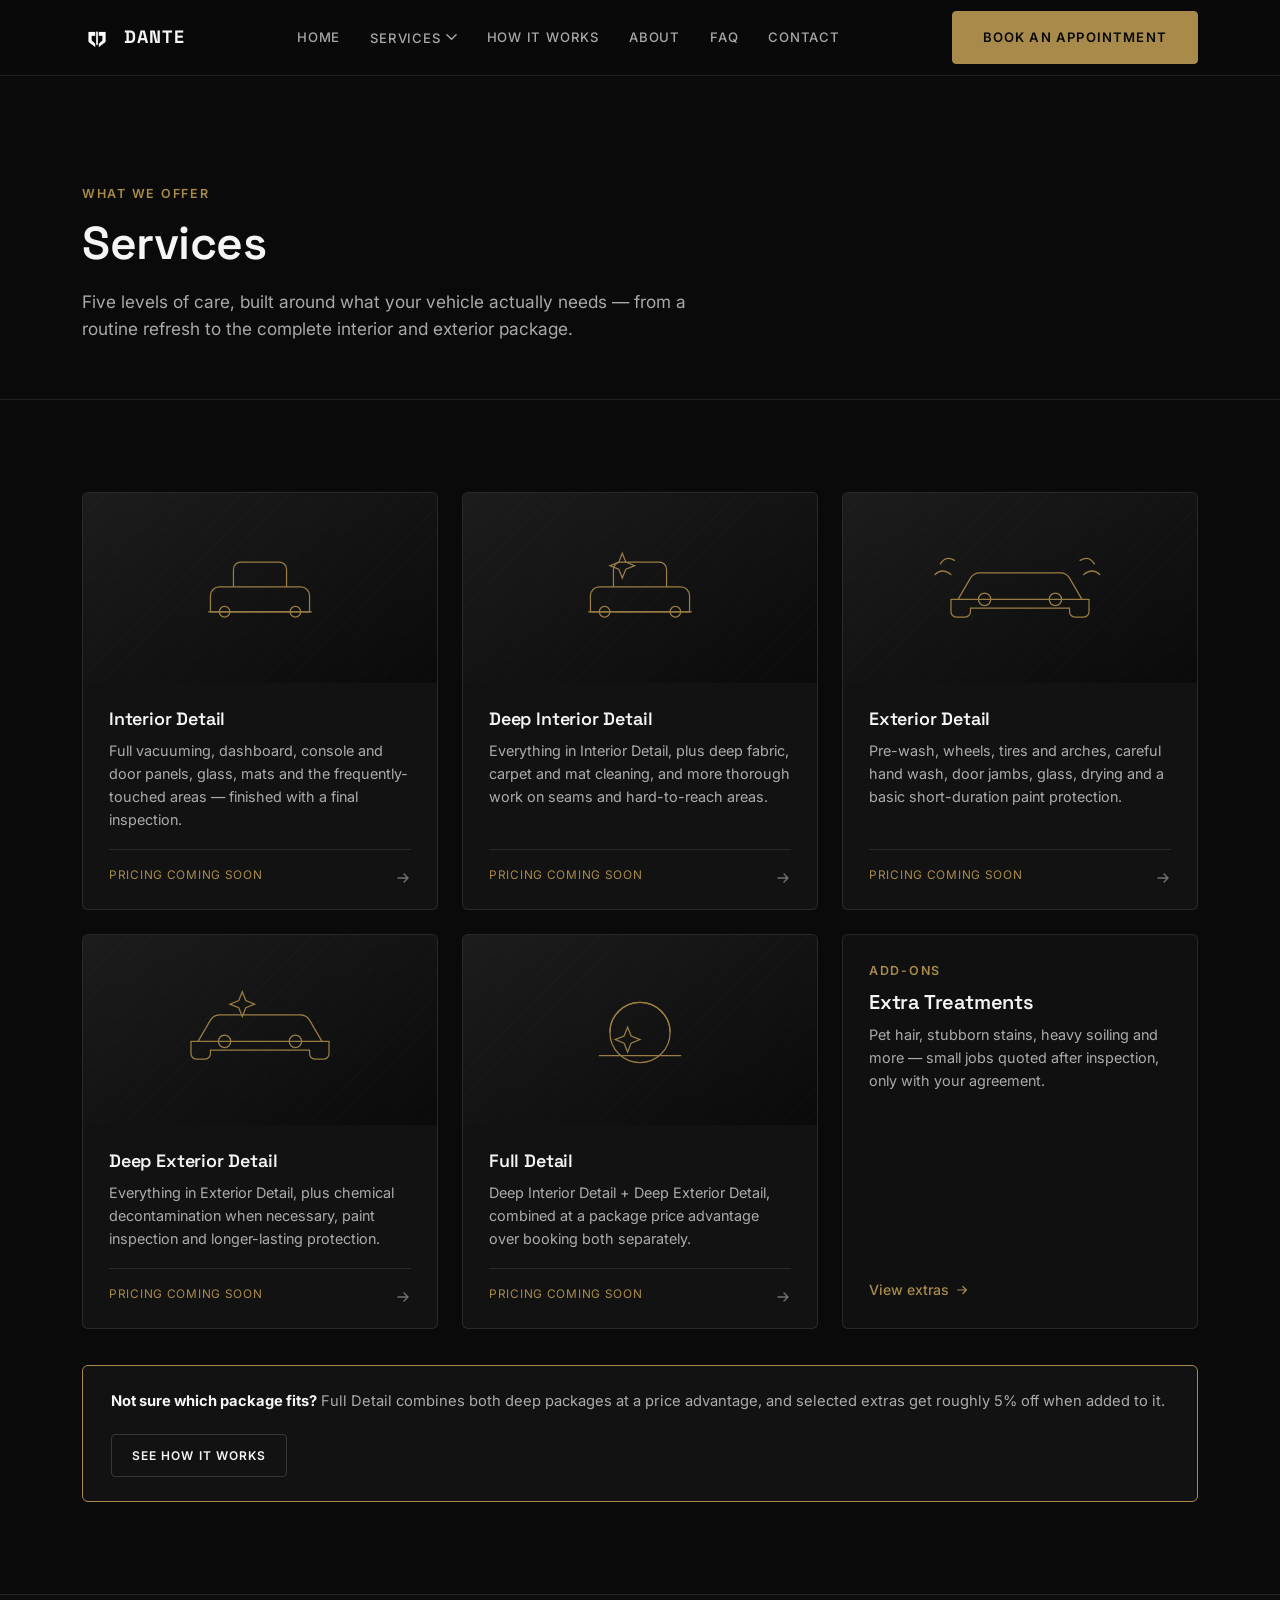
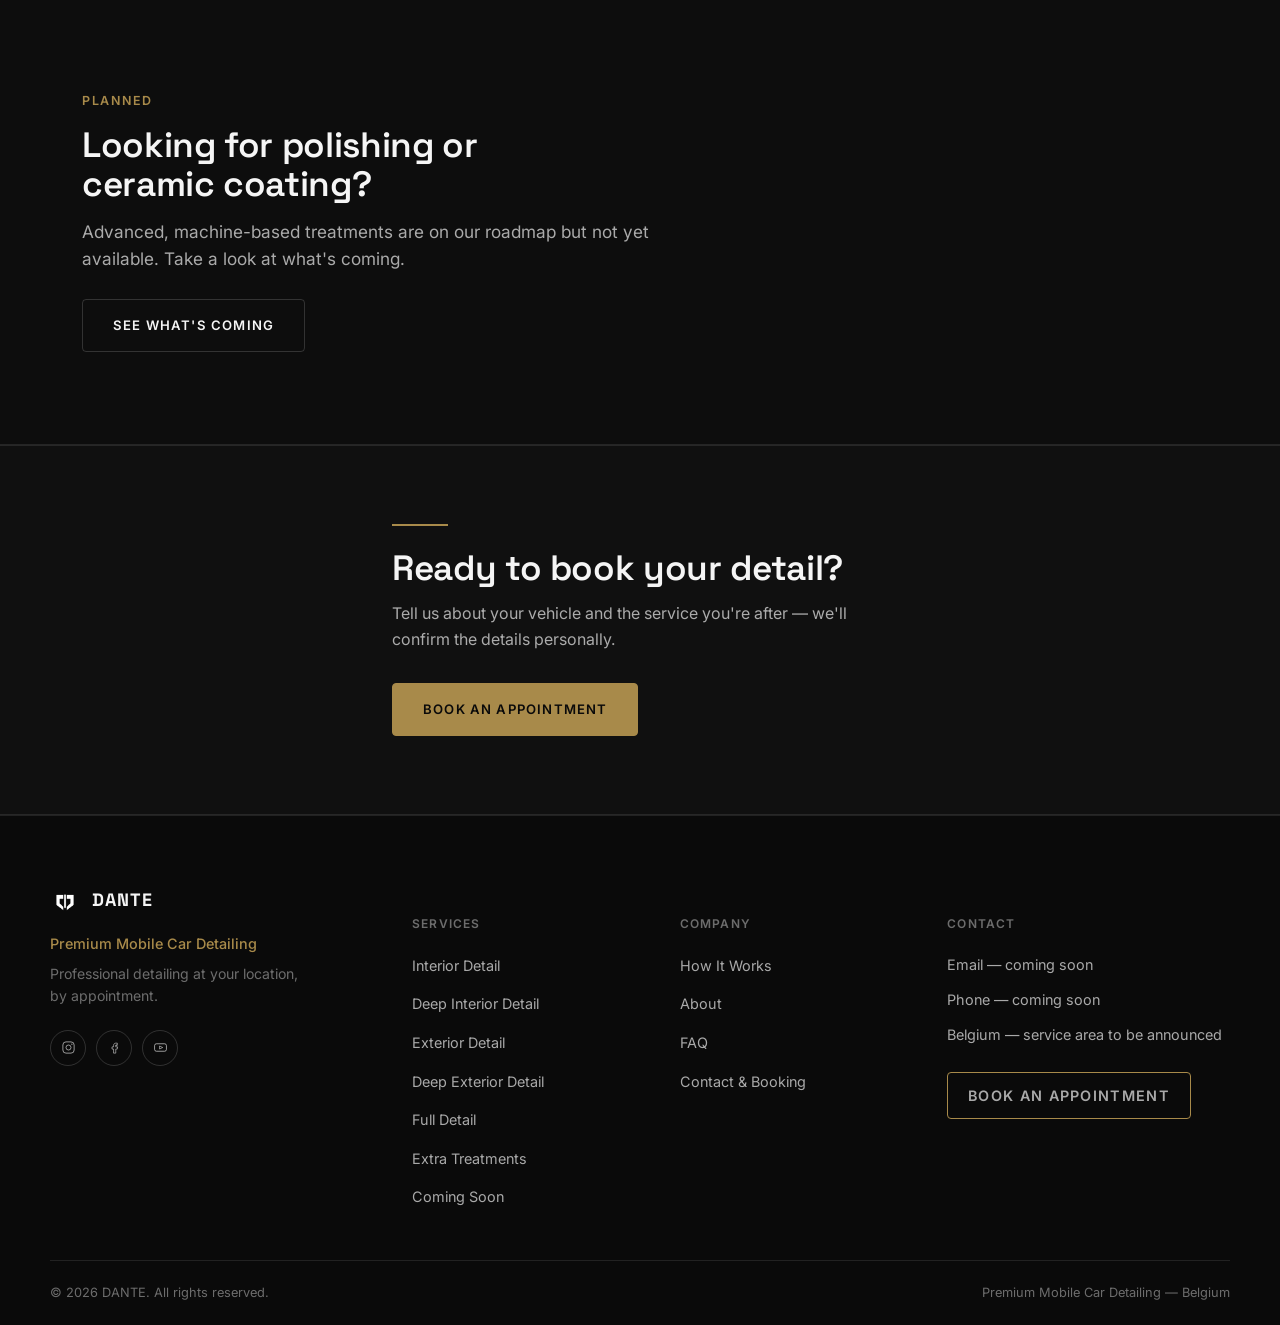
<file: services.html>
<!DOCTYPE html>
<html lang="en">
<head>
<meta charset="UTF-8">
<meta name="viewport" content="width=device-width, initial-scale=1.0">
<title>Services — DANTE | Premium Mobile Car Detailing</title>
<meta name="description" content="Five levels of care from DANTE: Interior Detail, Deep Interior Detail, Exterior Detail, Deep Exterior Detail and Full Detail, plus extra treatments.">
<link rel="icon" href="assets/img/logo-mark.png">
<link rel="stylesheet" href="assets/css/style.css">
</head>
<body data-page="services">

<div id="site-header"></div>

<main>

  <section class="page-header">
    <div class="wrap">
      <span class="eyebrow">What We Offer</span>
      <h1 class="h1">Services</h1>
      <p class="lede">Five levels of care, built around what your vehicle actually needs — from a routine refresh to the complete interior and exterior package.</p>
    </div>
  </section>

  <section class="section">
    <div class="wrap">
      <div class="grid grid-3">

        <a href="service-interior.html" class="card service-card">
          <div class="service-card-media"><img src="assets/img/card-interior.svg" alt=""></div>
          <div class="service-card-body">
            <h3>Interior Detail</h3>
            <p>Full vacuuming, dashboard, console and door panels, glass, mats and the frequently-touched areas — finished with a final inspection.</p>
            <div class="service-card-foot">
              <span class="price-note">Pricing coming soon</span>
              <span class="card-arrow"><svg viewBox="0 0 16 16" fill="none" stroke="currentColor" stroke-width="1.4"><path d="M3 8h10M9 4l4 4-4 4" stroke-linecap="round" stroke-linejoin="round"/></svg></span>
            </div>
          </div>
        </a>

        <a href="service-deep-interior.html" class="card service-card">
          <div class="service-card-media"><img src="assets/img/card-deep-interior.svg" alt=""></div>
          <div class="service-card-body">
            <h3>Deep Interior Detail</h3>
            <p>Everything in Interior Detail, plus deep fabric, carpet and mat cleaning, and more thorough work on seams and hard-to-reach areas.</p>
            <div class="service-card-foot">
              <span class="price-note">Pricing coming soon</span>
              <span class="card-arrow"><svg viewBox="0 0 16 16" fill="none" stroke="currentColor" stroke-width="1.4"><path d="M3 8h10M9 4l4 4-4 4" stroke-linecap="round" stroke-linejoin="round"/></svg></span>
            </div>
          </div>
        </a>

        <a href="service-exterior.html" class="card service-card">
          <div class="service-card-media"><img src="assets/img/card-exterior.svg" alt=""></div>
          <div class="service-card-body">
            <h3>Exterior Detail</h3>
            <p>Pre-wash, wheels, tires and arches, careful hand wash, door jambs, glass, drying and a basic short-duration paint protection.</p>
            <div class="service-card-foot">
              <span class="price-note">Pricing coming soon</span>
              <span class="card-arrow"><svg viewBox="0 0 16 16" fill="none" stroke="currentColor" stroke-width="1.4"><path d="M3 8h10M9 4l4 4-4 4" stroke-linecap="round" stroke-linejoin="round"/></svg></span>
            </div>
          </div>
        </a>

        <a href="service-deep-exterior.html" class="card service-card">
          <div class="service-card-media"><img src="assets/img/card-deep-exterior.svg" alt=""></div>
          <div class="service-card-body">
            <h3>Deep Exterior Detail</h3>
            <p>Everything in Exterior Detail, plus chemical decontamination when necessary, paint inspection and longer-lasting protection.</p>
            <div class="service-card-foot">
              <span class="price-note">Pricing coming soon</span>
              <span class="card-arrow"><svg viewBox="0 0 16 16" fill="none" stroke="currentColor" stroke-width="1.4"><path d="M3 8h10M9 4l4 4-4 4" stroke-linecap="round" stroke-linejoin="round"/></svg></span>
            </div>
          </div>
        </a>

        <a href="service-full.html" class="card service-card">
          <div class="service-card-media"><img src="assets/img/card-full.svg" alt=""></div>
          <div class="service-card-body">
            <h3>Full Detail</h3>
            <p>Deep Interior Detail + Deep Exterior Detail, combined at a package price advantage over booking both separately.</p>
            <div class="service-card-foot">
              <span class="price-note">Pricing coming soon</span>
              <span class="card-arrow"><svg viewBox="0 0 16 16" fill="none" stroke="currentColor" stroke-width="1.4"><path d="M3 8h10M9 4l4 4-4 4" stroke-linecap="round" stroke-linejoin="round"/></svg></span>
            </div>
          </div>
        </a>

        <div class="card-addon">
          <span class="eyebrow">Add-ons</span>
          <h3 class="h3">Extra Treatments</h3>
          <p>Pet hair, stubborn stains, heavy soiling and more — small jobs quoted after inspection, only with your agreement.</p>
          <a href="extra-treatments.html" class="text-link">View extras <svg viewBox="0 0 16 16" width="14" height="14" fill="none" stroke="currentColor" stroke-width="1.4"><path d="M3 8h10M9 4l4 4-4 4" stroke-linecap="round" stroke-linejoin="round"/></svg></a>
        </div>

      </div>

      <div class="compare-note" style="margin-top:36px;">
        <p><strong>Not sure which package fits?</strong> Full Detail combines both deep packages at a price advantage, and selected extras get roughly 5% off when added to it.</p>
        <a href="how-it-works.html" class="btn btn-outline btn-sm">See How It Works</a>
      </div>
    </div>
  </section>

  <section class="section section-alt">
    <div class="wrap">
      <span class="eyebrow">Planned</span>
      <h2 class="h2" style="max-width:520px;">Looking for polishing or ceramic coating?</h2>
      <p class="lede" style="margin-top:14px;">Advanced, machine-based treatments are on our roadmap but not yet available. Take a look at what's coming.</p>
      <a href="coming-soon.html" class="btn btn-outline" style="margin-top:26px;">See What's Coming</a>
    </div>
  </section>

  <section class="cta-band">
    <div class="wrap cta-band-inner">
      <div class="cta-rule"></div>
      <h2 class="h2">Ready to book your detail?</h2>
      <p>Tell us about your vehicle and the service you're after — we'll confirm the details personally.</p>
      <a href="contact.html" class="btn btn-gold">Book an Appointment</a>
    </div>
  </section>

</main>

<div id="site-footer"></div>

<script src="assets/js/main.js"></script>
</body>
</html>
</file>
<file: assets/css/style.css>
/* ============================================================
   DANTE — Premium Mobile Car Detailing
   Shared stylesheet — all pages import this single file.
   Brand tokens live at the top so the identity can be swapped
   (name / logo / colors) without touching layout rules below.
   ============================================================ */

/* ---------- Fonts ---------- */
@import url('https://fonts.googleapis.com/css2?family=Space+Grotesk:wght@400;500;600;700&family=Inter:wght@400;500;600&display=swap');

/* ---------- Design tokens ---------- */
:root{
  /* brand palette */
  --c-black: #0A0A0A;
  --c-black-soft: #101010;
  --c-panel: #121212;
  --c-panel-alt: #0d0d0d;
  --c-line: rgba(245,245,245,0.10);
  --c-line-strong: rgba(245,245,245,0.16);
  --c-white: #F5F5F5;
  --c-white-dim: rgba(245,245,245,0.68);
  --c-white-faint: rgba(245,245,245,0.42);
  --c-gold: #A88A4A;
  --c-gold-bright: #C7A768;
  --c-gold-dim: rgba(168,138,74,0.14);

  /* type */
  --f-head: 'Space Grotesk', 'Helvetica Neue', Arial, sans-serif;
  --f-body: 'Inter', 'Helvetica Neue', Arial, sans-serif;

  /* layout */
  --content-w: 1180px;
  --gutter: 32px;
  --radius-s: 4px;
  --radius-m: 6px;
  --nav-h: 76px;
}

/* ---------- Reset ---------- */
*, *::before, *::after{ box-sizing: border-box; }
html{ scroll-behavior: smooth; }
body{
  margin:0;
  background: var(--c-black);
  color: var(--c-white);
  font-family: var(--f-body);
  font-size: 16px;
  line-height: 1.6;
  -webkit-font-smoothing: antialiased;
}
img{ max-width:100%; display:block; }
a{ color: inherit; text-decoration:none; }
ul{ margin:0; padding:0; list-style:none; }
button{ font-family:inherit; cursor:pointer; }
input, select, textarea{ font-family:inherit; }
h1,h2,h3,h4,p{ margin:0; }

:focus-visible{
  outline: 2px solid var(--c-gold-bright);
  outline-offset: 3px;
}

@media (prefers-reduced-motion: reduce){
  *{ animation-duration: 0.001ms !important; animation-iteration-count: 1 !important; transition-duration: 0.001ms !important; scroll-behavior: auto !important; }
}

/* ---------- Type scale ---------- */
h1,h2,h3,h4{
  font-family: var(--f-head);
  font-weight: 600;
  letter-spacing: -0.01em;
  line-height: 1.12;
}
.h-display{ font-size: clamp(2.4rem, 4.4vw, 3.6rem); font-weight: 700; }
.h1{ font-size: clamp(2.1rem, 3.6vw, 2.9rem); }
.h2{ font-size: clamp(1.7rem, 2.8vw, 2.2rem); }
.h3{ font-size: 1.25rem; }
.h4{ font-size: 1.05rem; }
.eyebrow{
  font-family: var(--f-body);
  font-size: 0.78rem;
  font-weight: 600;
  letter-spacing: 0.14em;
  text-transform: uppercase;
  color: var(--c-gold);
  display:inline-block;
  margin-bottom: 14px;
}
.lede{
  font-size: 1.08rem;
  color: var(--c-white-dim);
  max-width: 640px;
}
.body-dim{ color: var(--c-white-dim); }
.body-faint{ color: var(--c-white-faint); font-size: 0.92rem; }

/* ---------- Layout helpers ---------- */
.wrap{
  max-width: var(--content-w);
  margin: 0 auto;
  padding: 0 var(--gutter);
}
.section{ padding: 92px 0; }
.section-tight{ padding: 64px 0; }
.section-alt{ background: var(--c-panel-alt); border-top:1px solid var(--c-line); border-bottom:1px solid var(--c-line); }
.section-panel{ background: var(--c-black-soft); }
main{ padding-top: var(--nav-h); }

.grid{ display:grid; gap: 24px; }
.grid-2{ grid-template-columns: 1fr 1fr; }
.grid-3{ grid-template-columns: repeat(3, 1fr); }
.grid-4{ grid-template-columns: repeat(4, 1fr); }

.section-head{ display:flex; align-items:flex-end; justify-content:space-between; gap:24px; margin-bottom: 40px; }
.section-head .h2{ margin-top: 4px; }

/* ---------- Buttons ---------- */
.btn{
  display:inline-flex;
  align-items:center;
  justify-content:center;
  gap:8px;
  padding: 15px 30px;
  font-family: var(--f-body);
  font-size: 0.82rem;
  font-weight: 600;
  letter-spacing: 0.09em;
  text-transform: uppercase;
  border-radius: var(--radius-s);
  border: 1px solid transparent;
  transition: background-color .18s ease, border-color .18s ease, color .18s ease, transform .18s ease;
  white-space: nowrap;
}
.btn:active{ transform: translateY(1px); }
.btn-gold{
  background: var(--c-gold);
  color: var(--c-black);
  border-color: var(--c-gold);
}
.btn-gold:hover{ background: var(--c-gold-bright); border-color: var(--c-gold-bright); }
.btn-outline{
  background: transparent;
  color: var(--c-white);
  border-color: var(--c-line-strong);
}
.btn-outline:hover{ border-color: var(--c-gold); color: var(--c-gold-bright); }
.btn-outline-gold{
  background: transparent;
  color: var(--c-gold);
  border-color: var(--c-gold);
}
.btn-outline-gold:hover{ background: var(--c-gold-dim); }
.btn-block{ width:100%; }
.btn-sm{ padding: 11px 20px; font-size: 0.75rem; }

.text-link{
  display:inline-flex; align-items:center; gap:6px;
  color: var(--c-gold);
  font-size: 0.88rem;
  font-weight: 500;
  border-bottom: 1px solid transparent;
  transition: border-color .18s ease, color .18s ease, gap .18s ease;
}
.text-link:hover{ border-color: var(--c-gold); gap: 10px; }

/* ============================================================
   HEADER / NAV (injected by main.js into #site-header)
   ============================================================ */
.site-header{
  position: fixed;
  top:0; left:0; right:0;
  z-index: 100;
  height: var(--nav-h);
  background: rgba(10,10,10,0.88);
  backdrop-filter: saturate(140%) blur(10px);
  border-bottom: 1px solid var(--c-line);
}
.nav-row{
  max-width: var(--content-w);
  margin: 0 auto;
  padding: 0 var(--gutter);
  height: 100%;
  display:flex;
  align-items:center;
  justify-content:space-between;
  gap: 24px;
}
.brand{
  display:flex;
  align-items:center;
  gap: 12px;
  font-family: var(--f-head);
  font-weight: 700;
  font-size: 1.12rem;
  letter-spacing: 0.06em;
  flex-shrink:0;
}
.brand img{ width: 30px; height: 30px; object-fit:contain; filter: invert(1) brightness(1.6); }

.main-nav{ display:flex; align-items:center; gap: 30px; }
.main-nav a{
  font-size: 0.82rem;
  font-weight: 500;
  letter-spacing: 0.06em;
  text-transform: uppercase;
  color: var(--c-white-dim);
  padding: 8px 0;
  transition: color .15s ease;
  white-space: nowrap;
}
.main-nav a:hover, .main-nav a.active{ color: var(--c-white); }
.main-nav a.active{ color: var(--c-gold); }

.nav-dropdown{ position:relative; }
.nav-dropdown-trigger{ display:flex; align-items:center; gap:5px; background:none; border:none; color: var(--c-white-dim); font-size:0.82rem; font-weight:500; letter-spacing:0.06em; text-transform:uppercase; padding:8px 0; }
.nav-dropdown-trigger:hover{ color: var(--c-white); }
.nav-dropdown-trigger svg{ width:11px; height:11px; transition: transform .18s ease; }
.nav-dropdown.open .nav-dropdown-trigger svg{ transform: rotate(180deg); }
.nav-dropdown-panel{
  position:absolute;
  top: calc(100% + 14px);
  left: 50%;
  transform: translateX(-50%);
  min-width: 250px;
  background: var(--c-panel);
  border: 1px solid var(--c-line-strong);
  border-radius: var(--radius-m);
  padding: 10px;
  box-shadow: 0 20px 40px rgba(0,0,0,0.5);
  opacity:0;
  visibility:hidden;
  transform: translateX(-50%) translateY(6px);
  transition: opacity .16s ease, transform .16s ease, visibility .16s ease;
}
.nav-dropdown:hover .nav-dropdown-panel,
.nav-dropdown.open .nav-dropdown-panel{
  opacity:1; visibility:visible; transform: translateX(-50%) translateY(0);
}
.nav-dropdown-panel a{
  display:block;
  padding: 10px 14px;
  border-radius: var(--radius-s);
  font-size: 0.86rem;
  text-transform:none;
  letter-spacing:0;
  font-weight: 500;
  color: var(--c-white-dim);
}
.nav-dropdown-panel a:hover{ background: rgba(245,245,245,0.05); color: var(--c-white); }

.nav-cta{ flex-shrink:0; }
.nav-cta .btn{ padding: 12px 22px; }

.nav-right{ display:flex; align-items:center; gap: 22px; }

.mobile-toggle{
  display:none;
  background:none; border:none;
  width: 32px; height: 24px;
  position: relative;
}
.mobile-toggle span{
  position:absolute; left:0; right:0; height:2px; background: var(--c-white);
  transition: transform .22s ease, opacity .2s ease, top .22s ease;
}
.mobile-toggle span:nth-child(1){ top:0; }
.mobile-toggle span:nth-child(2){ top:11px; }
.mobile-toggle span:nth-child(3){ top:22px; }
.mobile-toggle.open span:nth-child(1){ top:11px; transform: rotate(45deg); }
.mobile-toggle.open span:nth-child(2){ opacity:0; }
.mobile-toggle.open span:nth-child(3){ top:11px; transform: rotate(-45deg); }

.mobile-panel{
  position: fixed;
  top: var(--nav-h);
  left:0; right:0; bottom:0;
  background: var(--c-black);
  z-index: 99;
  padding: 8px var(--gutter) 40px;
  overflow-y:auto;
  transform: translateY(-8px);
  opacity:0;
  visibility:hidden;
  transition: opacity .2s ease, transform .2s ease, visibility .2s ease;
}
.mobile-panel.open{ opacity:1; visibility:visible; transform: translateY(0); }
.mobile-panel a{
  display:block;
  padding: 16px 0;
  border-bottom: 1px solid var(--c-line);
  font-family: var(--f-head);
  font-size: 1.05rem;
  font-weight: 500;
  color: var(--c-white-dim);
}
.mobile-panel a.active{ color: var(--c-gold); }
.mobile-sub{ padding-left: 16px; }
.mobile-sub a{ font-size: 0.92rem; font-family: var(--f-body); padding: 12px 0; border-bottom: 1px dashed var(--c-line); }
.mobile-panel .btn{ margin-top: 22px; }
.mobile-panel-label{
  font-size: 0.72rem; letter-spacing: 0.12em; text-transform:uppercase;
  color: var(--c-white-faint); padding-top: 18px; display:block;
}

/* ============================================================
   HERO
   ============================================================ */
.hero{
  position: relative;
  overflow:hidden;
  border-bottom: 1px solid var(--c-line);
  background:
    radial-gradient(ellipse 900px 500px at 82% 45%, rgba(168,138,74,0.10), transparent 65%),
    var(--c-black);
}
.hero-inner{
  max-width: var(--content-w);
  margin:0 auto;
  padding: 96px var(--gutter) 64px;
  position:relative;
}
.hero-mark{ width:38px; height:38px; opacity:0.9; margin-bottom: 30px; filter: invert(58%) sepia(24%) saturate(600%) hue-rotate(2deg) brightness(90%); }
.hero-copy{ max-width: 640px; position:relative; z-index:2; }
.hero h1{ font-size: clamp(2.3rem, 5vw, 3.5rem); font-weight: 700; margin-bottom: 22px; }
.hero .lede{ margin-bottom: 34px; font-size: 1.1rem; }
.hero-ctas{ display:flex; gap:14px; flex-wrap:wrap; }

.hero-car{
  position:absolute;
  right: -4%;
  bottom: 0;
  width: 56%;
  max-width: 640px;
  opacity: 0.9;
  pointer-events:none;
  z-index:1;
}
.hero-car svg{ width:100%; height:auto; display:block; }

.stat-strip{
  border-top: 1px solid var(--c-line);
  background: var(--c-black-soft);
}
.stat-strip .wrap{
  display:grid;
  grid-template-columns: repeat(4, 1fr);
}
.stat-item{
  display:flex;
  align-items:flex-start;
  gap: 14px;
  padding: 26px 20px;
  border-left: 1px solid var(--c-line);
}
.stat-item:first-child{ border-left:none; padding-left:0; }
.stat-item svg{ width:22px; height:22px; flex-shrink:0; color: var(--c-gold); margin-top:2px; }
.stat-item strong{ display:block; font-family: var(--f-head); font-size: 0.98rem; font-weight:600; margin-bottom:4px; }
.stat-item span{ font-size: 0.85rem; color: var(--c-white-faint); line-height:1.5; }

.marquee-strip{
  border-bottom: 1px solid var(--c-line);
  overflow:hidden;
  background: var(--c-black);
  padding: 16px 0;
}
.marquee-track{
  display:flex;
  gap: 44px;
  width: max-content;
  animation: marquee 32s linear infinite;
  white-space: nowrap;
}
.marquee-track span{
  font-family: var(--f-head);
  font-size: 0.78rem;
  letter-spacing: 0.16em;
  text-transform:uppercase;
  color: var(--c-white-faint);
}
.marquee-track span.dot{ color: var(--c-gold); }
@keyframes marquee{
  from{ transform: translateX(0); }
  to{ transform: translateX(-50%); }
}

/* ============================================================
   PAGE HEADER (interior pages)
   ============================================================ */
.page-header{
  padding: 104px 0 56px;
  border-bottom: 1px solid var(--c-line);
  background: var(--c-black);
}
.page-header .lede{ margin-top: 18px; }
.page-header-row{ display:flex; justify-content:space-between; align-items:flex-end; gap: 30px; flex-wrap:wrap; }

.breadcrumb{ display:flex; align-items:center; gap:8px; font-size:0.82rem; color: var(--c-white-faint); margin-bottom: 22px; }
.breadcrumb a{ color: var(--c-white-faint); }
.breadcrumb a:hover{ color: var(--c-gold); }

/* ============================================================
   CARDS — services
   ============================================================ */
.card{
  background: var(--c-panel);
  border: 1px solid var(--c-line);
  border-radius: var(--radius-m);
  overflow:hidden;
  transition: border-color .2s ease, transform .2s ease;
}
.service-card{ display:flex; flex-direction:column; }
.service-card:hover{ border-color: var(--c-line-strong); }
.service-card-media{
  height: 190px;
  position:relative;
  overflow:hidden;
  background: linear-gradient(135deg, #1a1a1a, #0d0d0d);
}
.service-card-media svg{ width:100%; height:100%; }
.service-card-body{ padding: 26px 26px 24px; display:flex; flex-direction:column; gap:10px; flex:1; }
.service-card-body h3{ font-size: 1.12rem; }
.service-card-body p{ font-size: 0.9rem; color: var(--c-white-dim); flex:1; }
.service-card-foot{
  display:flex; align-items:center; justify-content:space-between;
  margin-top: 8px; padding-top: 16px; border-top: 1px solid var(--c-line);
}
.price-note{ font-size: 0.74rem; letter-spacing: 0.06em; text-transform:uppercase; color: var(--c-gold); }
.card-arrow{ width:16px; height:16px; color: var(--c-white-faint); transition: transform .18s ease, color .18s ease; }
.service-card:hover .card-arrow{ transform: translateX(4px); color: var(--c-gold); }

.card-addon{
  background: var(--c-black-soft);
  border: 1px solid var(--c-line);
  border-radius: var(--radius-m);
  padding: 26px;
  display:flex; flex-direction:column;
  height:100%;
}
.card-addon .eyebrow{ margin-bottom: 10px; }
.card-addon p{ font-size:0.9rem; color: var(--c-white-dim); margin: 10px 0 20px; flex:1; }

/* ============================================================
   WHY-CHOOSE-US numbered rows
   ============================================================ */
.reason-row{
  display:grid;
  grid-template-columns: 60px 260px 1fr;
  gap: 24px;
  align-items:flex-start;
  padding: 26px 0;
  border-top: 1px solid var(--c-line);
}
.reason-row:last-child{ border-bottom: 1px solid var(--c-line); }
.reason-num{ font-family: var(--f-head); font-size:0.85rem; color: var(--c-gold); padding-top:4px; }
.reason-row h4{ font-size: 1.05rem; }
.reason-row p{ font-size: 0.92rem; color: var(--c-white-dim); }

/* ============================================================
   STANDARD FEATURE GRID (about "what we stand for")
   ============================================================ */
.feature-card{
  border: 1px solid var(--c-line);
  padding: 30px;
  background: var(--c-black);
}
.feature-card svg{ width:22px; height:22px; color: var(--c-gold); margin-bottom: 18px; }
.feature-card h4{ font-size: 1.05rem; margin-bottom: 10px; }
.feature-card p{ font-size: 0.9rem; color: var(--c-white-dim); }
.feature-grid{ display:grid; grid-template-columns: 1fr 1fr; border:1px solid var(--c-line); border-right:none; border-bottom:none; }
.feature-grid .feature-card{ border-right:1px solid var(--c-line); border-bottom:1px solid var(--c-line); }

/* ============================================================
   PROCESS (How it works)
   ============================================================ */
.process-list{ display:flex; flex-direction:column; }
.process-step{ display:flex; gap: 22px; padding: 22px 0; }
.process-num{
  width: 40px; height:40px; flex-shrink:0;
  border: 1px solid var(--c-gold);
  color: var(--c-gold);
  display:flex; align-items:center; justify-content:center;
  font-family: var(--f-head); font-size: 0.95rem; font-weight:600;
  border-radius: var(--radius-s);
}
.process-step h4{ font-size: 1.08rem; margin-bottom: 8px; }
.process-step p{ font-size: 0.92rem; color: var(--c-white-dim); max-width: 480px; }

.callout{
  background: var(--c-panel);
  border: 1px solid var(--c-line-strong);
  border-radius: var(--radius-m);
  padding: 24px;
  display:flex; gap:14px; align-items:flex-start;
}
.callout svg{ width:18px; height:18px; color: var(--c-gold); flex-shrink:0; margin-top:2px; }
.callout h5{ font-family: var(--f-head); font-size: 0.95rem; margin-bottom: 8px; }
.callout p{ font-size: 0.86rem; color: var(--c-white-dim); }

.media-frame{
  border: 1px solid var(--c-line);
  border-radius: var(--radius-m);
  overflow:hidden;
  background: linear-gradient(160deg, #171717, #0a0a0a);
}
.media-frame svg{ width:100%; height:100%; display:block; }

/* ---------- Good to know / policy cards ---------- */
.policy-card{
  background: var(--c-black);
  border: 1px solid var(--c-line);
  border-radius: var(--radius-m);
  padding: 30px;
}
.policy-card-head{ display:flex; align-items:center; gap:12px; margin-bottom:18px; }
.policy-card-head svg{ width:20px; height:20px; color: var(--c-gold); }
.policy-card-head h4{ font-size: 1.05rem; }
.policy-card p{ font-size: 0.9rem; color: var(--c-white-dim); margin-bottom: 14px; }
.policy-list{ display:grid; grid-template-columns: 1fr 1fr; gap: 8px 24px; margin: 6px 0 14px; }
.policy-list li{ font-size: 0.88rem; color: var(--c-white-dim); position:relative; padding-left:14px; }
.policy-list li::before{ content:"–"; position:absolute; left:0; color: var(--c-gold); }
.policy-note{ font-size: 0.8rem; color: var(--c-white-faint); }

.scope-table{ display:flex; flex-direction:column; }
.scope-row{
  display:flex; align-items:center; justify-content:space-between;
  padding: 12px 0;
  border-top: 1px solid var(--c-line);
  font-size: 0.88rem;
}
.scope-row:last-child{ border-bottom: 1px solid var(--c-line); }
.scope-tag{ font-size: 0.76rem; letter-spacing:0.04em; font-weight:600; }
.scope-tag.included{ color: var(--c-white-dim); }
.scope-tag.extra{ color: var(--c-gold); }

/* ============================================================
   ROADMAP / COMING SOON grid
   ============================================================ */
.roadmap-grid{ display:grid; grid-template-columns: repeat(3, 1fr); gap: 1px; background: var(--c-line); border:1px solid var(--c-line); }
.roadmap-item{
  background: var(--c-black);
  padding: 24px;
  display:flex; align-items:center; justify-content:space-between;
  gap: 14px;
}
.roadmap-item h5{ font-family: var(--f-head); font-size: 0.98rem; font-weight:500; }
.roadmap-tag{
  display:inline-flex; align-items:center; gap:6px;
  font-size: 0.7rem; letter-spacing:0.06em; text-transform:uppercase; font-weight:600;
  color: var(--c-white-faint);
  white-space:nowrap;
}
.roadmap-tag::before{ content:""; width:6px; height:6px; border-radius:50%; background: var(--c-white-faint); }

.roadmap-detail-card{
  background: var(--c-panel);
  border: 1px solid var(--c-line);
  border-radius: var(--radius-m);
  padding: 28px;
  display:flex; flex-direction:column; gap:14px;
}
.roadmap-detail-card .roadmap-tag{ align-self:flex-start; background: rgba(245,245,245,0.06); padding:6px 10px; border-radius: 999px; }
.roadmap-detail-card h4{ font-size: 1.08rem; }
.roadmap-detail-card p{ font-size: 0.9rem; color: var(--c-white-dim); }

/* ============================================================
   CTA band
   ============================================================ */
.cta-band{
  border-top: 1px solid var(--c-line);
  border-bottom: 1px solid var(--c-line);
  background: var(--c-black-soft);
  padding: 78px 0;
}
.cta-band-inner{ max-width: 560px; }
.cta-rule{ width:56px; height:2px; background: var(--c-gold); margin-bottom: 22px; }
.cta-band h2{ margin-bottom: 14px; }
.cta-band p{ color: var(--c-white-dim); margin-bottom: 30px; }

/* ============================================================
   FAQ accordion
   ============================================================ */
.faq-list{ display:flex; flex-direction:column; border-top:1px solid var(--c-line); }
.faq-item{ border-bottom: 1px solid var(--c-line); }
.faq-q{
  width:100%;
  display:flex; align-items:center; justify-content:space-between; gap:20px;
  background:none; border:none; color: var(--c-white);
  padding: 22px 2px;
  text-align:left;
  font-family: var(--f-head);
  font-size: 1rem;
  font-weight:500;
}
.faq-q svg{ width:16px; height:16px; flex-shrink:0; color: var(--c-gold); transition: transform .2s ease; }
.faq-item.open .faq-q svg{ transform: rotate(45deg); }
.faq-a{
  max-height:0;
  overflow:hidden;
  transition: max-height .28s ease;
}
.faq-a-inner{ padding: 0 2px 22px; max-width: 760px; }
.faq-a-inner p{ font-size: 0.94rem; color: var(--c-white-dim); }

/* ============================================================
   FORM (contact/booking)
   ============================================================ */
.form-layout{ display:grid; grid-template-columns: 300px 1fr; gap: 28px; align-items:start; }
.form-side{ display:flex; flex-direction:column; gap: 20px; position:sticky; top: calc(var(--nav-h) + 24px); }
.side-card{ background: var(--c-black-soft); border:1px solid var(--c-line); border-radius: var(--radius-m); padding: 26px; }
.side-card .eyebrow{ margin-bottom:14px; }
.side-card p{ font-size:0.9rem; color: var(--c-white-dim); margin-bottom:10px; }
.side-card p:last-child{ margin-bottom:0; }
.side-card.note{ border-color: rgba(168,138,74,0.35); }
.side-card.note ul{ display:flex; flex-direction:column; gap:12px; }
.side-card.note li{ font-size:0.88rem; color: var(--c-white-dim); padding-left:16px; position:relative; }
.side-card.note li::before{ content:"–"; position:absolute; left:0; color:var(--c-gold); }
.side-card-head{ display:flex; align-items:center; gap:10px; margin-bottom:14px; }
.side-card-head svg{ width:16px; height:16px; color: var(--c-gold); }
.side-card-head h5{ font-family: var(--f-head); font-size:0.92rem; }

.form-panel{ background: var(--c-panel); border:1px solid var(--c-line); border-radius: var(--radius-m); padding: 34px; }
.form-grid{ display:grid; grid-template-columns: 1fr 1fr; gap: 22px; }
.field{ display:flex; flex-direction:column; gap:8px; }
.field.full{ grid-column: 1 / -1; }
.field label{ font-size:0.74rem; letter-spacing:0.08em; text-transform:uppercase; color: var(--c-white-faint); }
.field input, .field select, .field textarea{
  background: var(--c-black);
  border: 1px solid var(--c-line-strong);
  border-radius: var(--radius-s);
  padding: 13px 14px;
  color: var(--c-white);
  font-size: 0.92rem;
  width:100%;
  transition: border-color .16s ease;
}
.field input::placeholder, .field textarea::placeholder{ color: var(--c-white-faint); }
.field input:focus, .field select:focus, .field textarea:focus{ border-color: var(--c-gold); outline:none; }
.field select{ appearance:none; background-image: url("data:image/svg+xml;utf8,<svg xmlns='http://www.w3.org/2000/svg' width='12' height='8' viewBox='0 0 12 8'><path d='M1 1l5 5 5-5' stroke='%23A88A4A' stroke-width='1.5' fill='none' stroke-linecap='round' stroke-linejoin='round'/></svg>"); background-repeat:no-repeat; background-position: right 14px center; padding-right: 36px; }
.upload-drop{
  grid-column: 1/-1;
  border: 1px dashed var(--c-line-strong);
  border-radius: var(--radius-s);
  padding: 30px;
  display:flex; align-items:center; justify-content:center; gap:10px;
  text-align:center;
  color: var(--c-white-faint);
  font-size: 0.88rem;
  cursor:pointer;
  transition: border-color .16s ease, color .16s ease;
}
.upload-drop:hover{ border-color: var(--c-gold); color: var(--c-white-dim); }
.upload-drop svg{ width:18px; height:18px; }
.upload-filenames{ font-size:0.8rem; color: var(--c-gold); margin-top:10px; }
.form-disclaimer{ font-size: 0.8rem; color: var(--c-white-faint); margin: 22px 0; max-width: 640px; }
.form-status{ font-size:0.88rem; margin-top:16px; }
.form-status.success{ color: var(--c-gold-bright); }

/* ============================================================
   FOOTER
   ============================================================ */
.site-footer{ background: var(--c-black); border-top: 1px solid var(--c-line); }
.footer-top{ padding: 70px 0 50px; display:grid; grid-template-columns: 1.4fr 1fr 1fr 1.2fr; gap: 32px; }
.footer-brand .brand{ margin-bottom:16px; }
.footer-tagline{ color: var(--c-gold); font-size:0.9rem; font-weight:500; margin-bottom:8px; }
.footer-desc{ font-size:0.88rem; color: var(--c-white-faint); max-width:260px; margin-bottom:22px; }
.footer-social{ display:flex; gap:10px; }
.footer-social a{
  width:36px; height:36px; border:1px solid var(--c-line-strong); border-radius:50%;
  display:flex; align-items:center; justify-content:center;
  transition: border-color .16s ease, color .16s ease;
  color: var(--c-white-dim);
}
.footer-social a:hover{ border-color: var(--c-gold); color: var(--c-gold); }
.footer-social svg{ width:15px; height:15px; }
.footer-col h6{ font-family: var(--f-body); font-size:0.75rem; letter-spacing:0.1em; text-transform:uppercase; color: var(--c-white-faint); margin-bottom:20px; font-weight:600; }
.footer-col ul{ display:flex; flex-direction:column; gap:13px; }
.footer-col a{ font-size:0.9rem; color: var(--c-white-dim); transition: color .15s ease; }
.footer-col a:hover{ color: var(--c-gold); }
.footer-contact p{ font-size:0.9rem; color: var(--c-white-dim); margin-bottom:12px; }
.footer-contact .btn{ margin-top:14px; }
.footer-bottom{
  border-top:1px solid var(--c-line);
  padding: 22px 0;
  display:flex; justify-content:space-between; align-items:center;
  font-size:0.8rem; color: var(--c-white-faint);
}

/* ============================================================
   Misc content components
   ============================================================ */
.split{ display:grid; grid-template-columns: 1fr 1fr; gap: 60px; align-items:center; }
.split.reverse{ grid-template-columns: 1fr 1fr; }
.split.reverse .split-media{ order:2; }
.bullet-grid{ display:grid; grid-template-columns: 1fr 1fr; gap: 10px 24px; margin-top:20px; }
.bullet-grid li{ font-size:0.9rem; color: var(--c-white-dim); position:relative; padding-left:16px; }
.bullet-grid li::before{ content:"–"; position:absolute; left:0; color: var(--c-gold); }

.included-list{ display:flex; flex-direction:column; gap:12px; margin: 22px 0 0; }
.included-list li{
  display:flex; align-items:flex-start; gap:12px;
  font-size:0.94rem; color: var(--c-white-dim);
  padding-bottom:12px; border-bottom: 1px solid var(--c-line);
}
.included-list li:last-child{ border-bottom:none; padding-bottom:0; }
.included-list svg{ width:16px; height:16px; color: var(--c-gold); flex-shrink:0; margin-top:3px; }

.tag-pill{
  display:inline-flex; align-items:center; gap:8px;
  border: 1px solid var(--c-line-strong);
  border-radius: 999px;
  padding: 6px 14px;
  font-size: 0.78rem;
  color: var(--c-white-dim);
}

.compare-note{
  background: var(--c-panel);
  border:1px solid var(--c-gold);
  border-radius: var(--radius-m);
  padding: 24px 28px;
  display:flex; align-items:center; justify-content:space-between; gap:20px; flex-wrap:wrap;
}
.compare-note p{ font-size:0.92rem; color: var(--c-white-dim); }
.compare-note strong{ color: var(--c-white); }

.price-banner{
  border: 1px solid var(--c-line-strong);
  border-radius: var(--radius-m);
  padding: 22px 26px;
  display:flex; align-items:center; justify-content:space-between; gap:20px; flex-wrap:wrap;
  background: linear-gradient(90deg, rgba(168,138,74,0.08), transparent);
}
.price-banner .eyebrow{ margin-bottom:6px; }
.price-banner strong{ font-family: var(--f-head); font-size:1.05rem; font-weight:600; }

/* ============================================================
   Responsive
   ============================================================ */
@media (max-width: 980px){
  .main-nav, .nav-right .nav-cta{ display:none; }
  .mobile-toggle{ display:block; }
  .feature-grid{ grid-template-columns: 1fr; }
  .feature-grid .feature-card{ border-right: 1px solid var(--c-line); }
  .grid-3{ grid-template-columns: 1fr 1fr; }
  .grid-4{ grid-template-columns: 1fr 1fr; }
  .stat-strip .wrap{ grid-template-columns: 1fr 1fr; }
  .stat-item{ border-left:none; border-top:1px solid var(--c-line); padding-left:0; }
  .stat-item:nth-child(1), .stat-item:nth-child(2){ border-top:none; }
  .split, .form-layout{ grid-template-columns: 1fr; }
  .split.reverse .split-media{ order:0; }
  .footer-top{ grid-template-columns: 1fr 1fr; row-gap: 40px; }
  .roadmap-grid{ grid-template-columns: 1fr; }
  .reason-row{ grid-template-columns: 44px 1fr; }
  .reason-row .h4, .reason-row p{ grid-column: 2; }
  .hero-car{ width:70%; opacity:0.5; }
}

@media (max-width: 640px){
  :root{ --gutter: 20px; --nav-h: 68px; }
  .section{ padding: 64px 0; }
  .grid-3, .grid-4, .policy-list, .bullet-grid{ grid-template-columns: 1fr; }
  .footer-top{ grid-template-columns: 1fr; gap: 36px; }
  .form-grid{ grid-template-columns: 1fr; }
  .hero-inner{ padding: 84px var(--gutter) 44px; }
  .hero-car{ display:none; }
  .section-head{ flex-direction:column; align-items:flex-start; gap:12px; }
  .reason-row{ grid-template-columns: 1fr; gap:8px; }
  .reason-row .reason-num{ padding-top:0; }
  .compare-note, .price-banner{ flex-direction:column; align-items:flex-start; }
  .footer-bottom{ flex-direction:column; gap:8px; text-align:center; }
}
</file>
